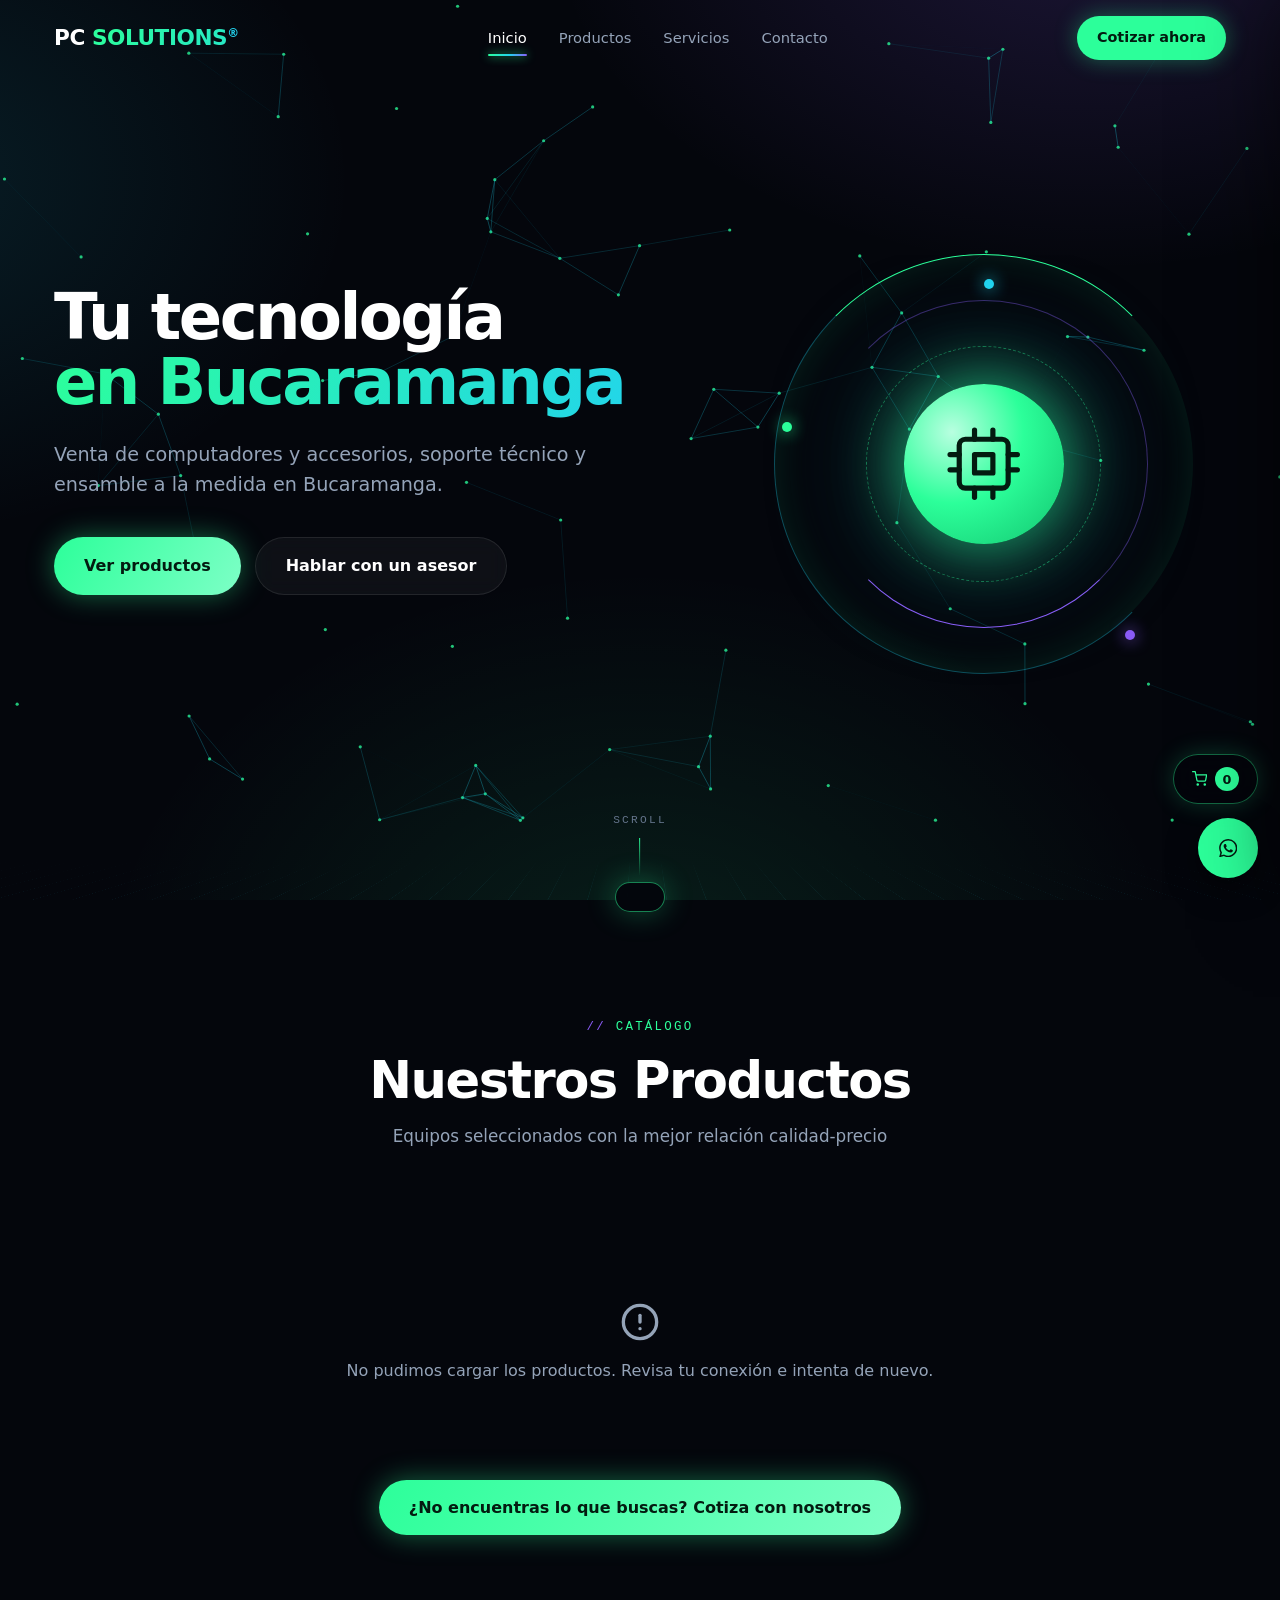
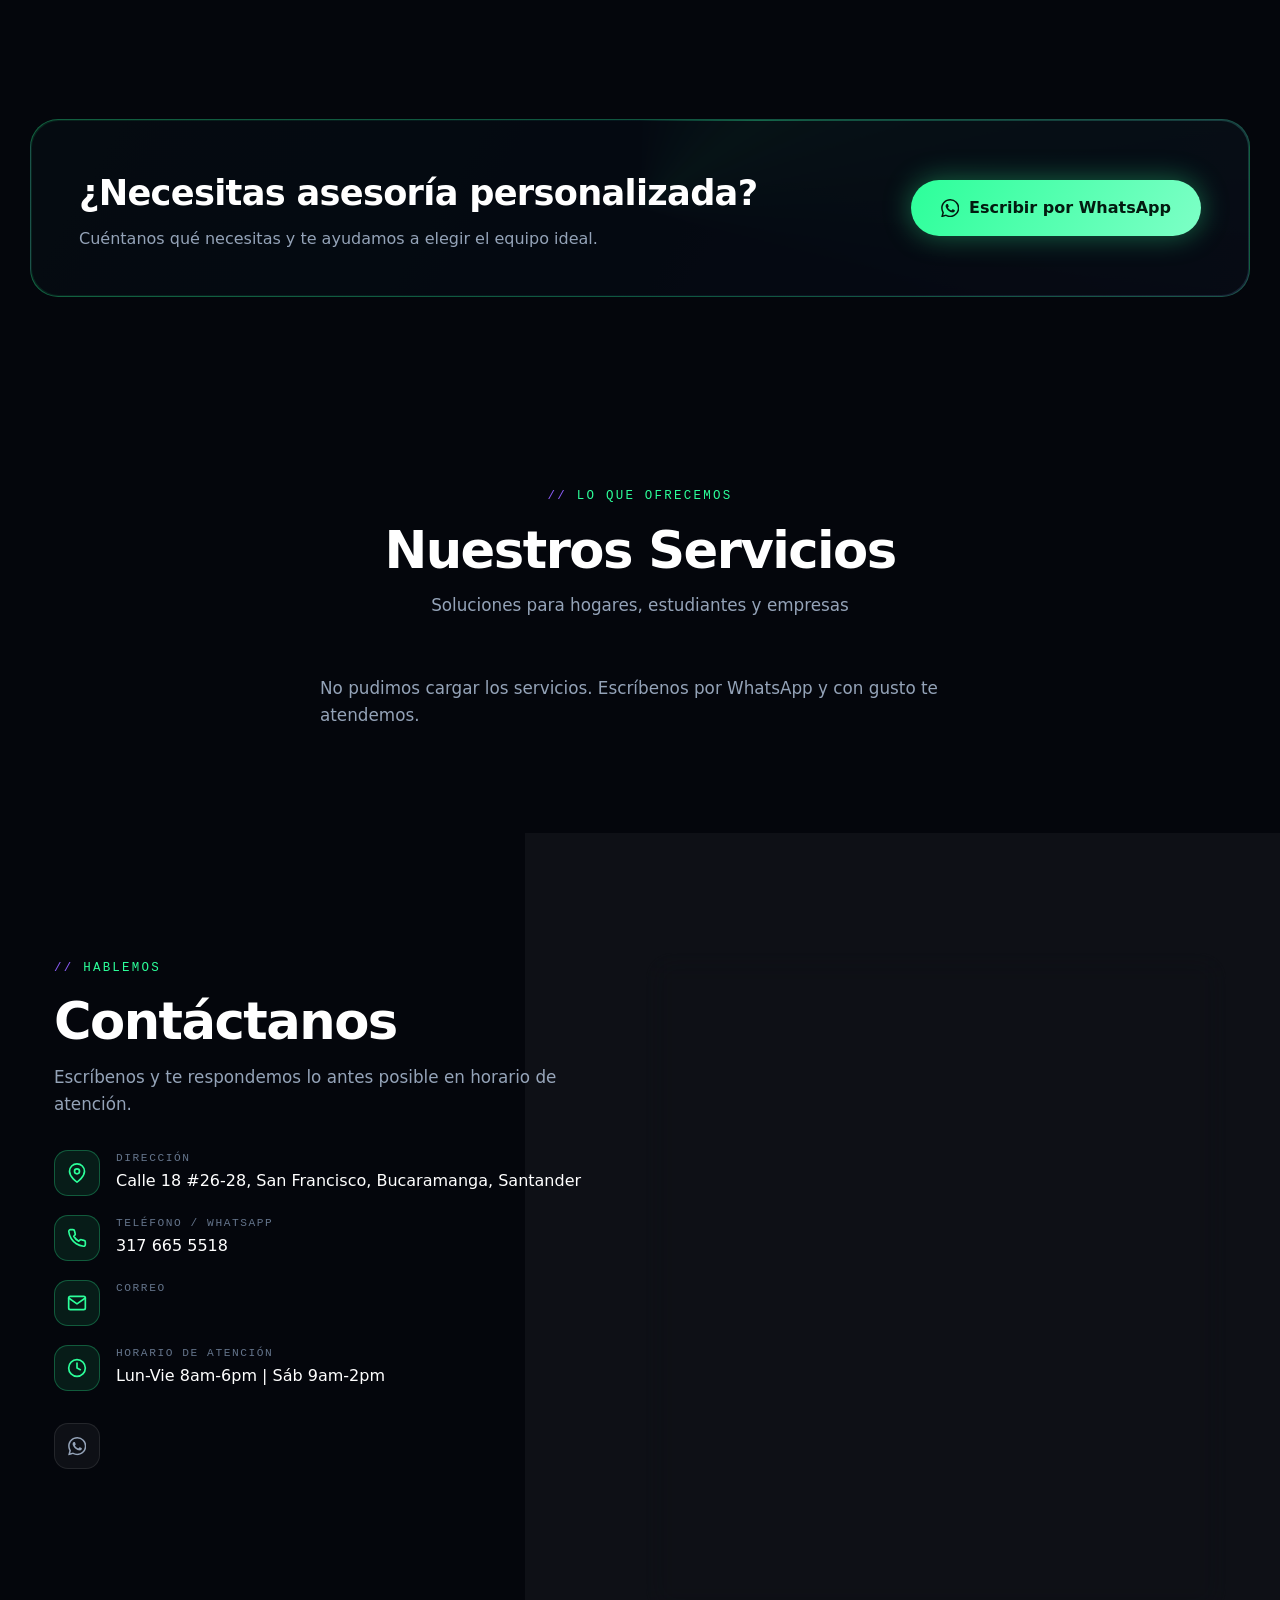
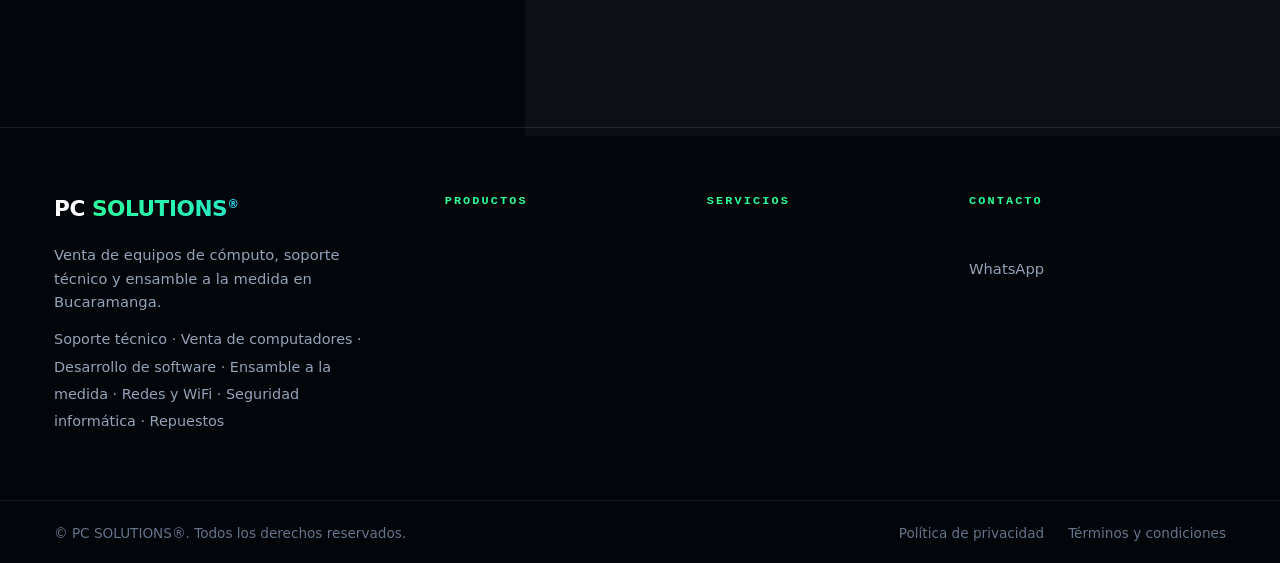
<file: index.html>
<!DOCTYPE html>
<html lang="es">
<head>
  <meta charset="UTF-8" />
  <meta name="viewport" content="width=device-width, initial-scale=1.0" />

  <!-- Seguridad: política de contenido (los scripts solo pueden venir de este sitio y de Cloudflare Turnstile) -->
  <meta http-equiv="Content-Security-Policy"
        content="default-src 'self';
                 script-src 'self' https://challenges.cloudflare.com;
                 style-src 'self' 'unsafe-inline' https://fonts.googleapis.com;
                 font-src 'self' https://fonts.gstatic.com;
                 img-src 'self' data: https: blob:;
                 connect-src 'self' http://localhost:3001 https://pcsolutions-backend.onrender.com https://challenges.cloudflare.com;
                 frame-src https://challenges.cloudflare.com https://www.google.com;
                 object-src 'none';
                 base-uri 'self';
                 form-action 'self';" />
  <meta name="referrer" content="strict-origin-when-cross-origin" />
  <meta name="format-detection" content="telephone=no, date=no, email=no, address=no" />
  <meta name="robots" content="index, follow, max-snippet:-1, max-image-preview:large" />
  <meta name="theme-color" content="#0a0a0a" />

  <!-- SEO -->
  <title>PC SOLUTIONS® — Soporte técnico y venta de computadores en Bucaramanga</title>
  <link rel="canonical" href="https://pcsolutionsbga.netlify.app/" />
  <meta name="google-site-verification" content="4S2HTOJPh9FX5adGMzwjHibgz3VQSZd_8k1Hf5jENYE" />
  <meta name="description" content="Reparación y mantenimiento de computadores, venta de equipos, ensamble a la medida, redes y desarrollo de software en Bucaramanga. Cotiza por WhatsApp." />
  <meta name="keywords" content="computadores Bucaramanga, portátiles, soporte técnico, reparación de computadores, ensamble de PC, San Francisco Bucaramanga" />
  <meta property="og:title" content="PC SOLUTIONS® — Soporte técnico y venta de computadores en Bucaramanga" />
  <meta property="og:url" content="https://pcsolutionsbga.netlify.app/" />
  <meta property="og:site_name" content="PC SOLUTIONS" />
  <meta property="og:description" content="Venta de equipos, soporte técnico y ensamble a la medida. Atención en San Francisco, Bucaramanga." />
  <meta property="og:type" content="website" />
  <meta property="og:locale" content="es_CO" />
  <meta property="og:image" content="https://pcsolutionsbga.netlify.app/img/og-image.png" />
  <meta property="og:image:width" content="1200" />
  <meta property="og:image:height" content="630" />
  <meta name="twitter:card" content="summary_large_image" />
  <meta name="twitter:image" content="https://pcsolutionsbga.netlify.app/img/og-image.png" />

  <link rel="icon" type="image/svg+xml" href="img/favicon.svg" />

  <link rel="preconnect" href="https://fonts.googleapis.com" />
  <link rel="preconnect" href="https://fonts.gstatic.com" crossorigin />
  <link href="https://fonts.googleapis.com/css2?family=Inter:wght@400;500;600;700&family=JetBrains+Mono:wght@400;600&family=Space+Grotesk:wght@500;600;700&display=swap" rel="stylesheet" />
  <link rel="stylesheet" href="css/site.css" />
  <script type="application/ld+json" id="ld-business">
{
  "@context": "https://schema.org",
  "@type": "ComputerStore",
  "@id": "https://pcsolutionsbga.netlify.app/#negocio",
  "name": "PC SOLUTIONS",
  "url": "https://pcsolutionsbga.netlify.app/",
  "image": "https://pcsolutionsbga.netlify.app/img/og-image.png",
  "description": "Reparación y mantenimiento de computadores, venta de equipos y repuestos, ensamble a la medida, redes y desarrollo de software en Bucaramanga.",
  "telephone": "+573176655518",
  "email": "pcsolutions.bga@gmail.com",
  "address": {
    "@type": "PostalAddress",
    "streetAddress": "Calle 18 # 26-28",
    "addressLocality": "Bucaramanga",
    "addressRegion": "Santander",
    "addressCountry": "CO"
  },
  "areaServed": [
    { "@type": "City", "name": "Bucaramanga" },
    { "@type": "City", "name": "Floridablanca" },
    { "@type": "City", "name": "Girón" },
    { "@type": "City", "name": "Piedecuesta" }
  ],
  "openingHoursSpecification": [
    {
      "@type": "OpeningHoursSpecification",
      "dayOfWeek": [
        "Monday",
        "Tuesday",
        "Wednesday",
        "Thursday",
        "Friday"
      ],
      "opens": "08:00",
      "closes": "18:00"
    },
    {
      "@type": "OpeningHoursSpecification",
      "dayOfWeek": "Saturday",
      "opens": "09:00",
      "closes": "14:00"
    }
  ]
}
  </script>
</head>
<body>
  <div class="scroll-progress" id="scroll-progress" aria-hidden="true"></div>

  <!-- Íconos del sitio (se reutilizan con <use>) -->
  <svg width="0" height="0" style="position:absolute" aria-hidden="true">
    <defs>
      <symbol id="i-wrench" viewBox="0 0 24 24"><path d="M14.7 6.3a1 1 0 0 0 0 1.4l1.6 1.6a1 1 0 0 0 1.4 0l3.77-3.77a6 6 0 0 1-7.94 7.94l-6.91 6.91a2.12 2.12 0 0 1-3-3l6.91-6.91a6 6 0 0 1 7.94-7.94l-3.76 3.76z"/></symbol>
      <symbol id="i-laptop" viewBox="0 0 24 24"><rect x="3" y="4" width="18" height="12" rx="2"/><line x1="2" y1="20" x2="22" y2="20"/></symbol>
      <symbol id="i-cpu" viewBox="0 0 24 24"><rect x="4" y="4" width="16" height="16" rx="2"/><rect x="9" y="9" width="6" height="6"/><line x1="9" y1="1" x2="9" y2="4"/><line x1="15" y1="1" x2="15" y2="4"/><line x1="9" y1="20" x2="9" y2="23"/><line x1="15" y1="20" x2="15" y2="23"/><line x1="20" y1="9" x2="23" y2="9"/><line x1="20" y1="14" x2="23" y2="14"/><line x1="1" y1="9" x2="4" y2="9"/><line x1="1" y1="14" x2="4" y2="14"/></symbol>
      <symbol id="i-network" viewBox="0 0 24 24"><path d="M5 12.55a11 11 0 0 1 14.08 0"/><path d="M1.42 9a16 16 0 0 1 21.16 0"/><path d="M8.53 16.11a6 6 0 0 1 6.95 0"/><line x1="12" y1="20" x2="12.01" y2="20"/></symbol>
      <symbol id="i-shield" viewBox="0 0 24 24"><path d="M12 22s8-4 8-10V5l-8-3-8 3v7c0 6 8 10 8 10z"/></symbol>
      <symbol id="i-box" viewBox="0 0 24 24"><path d="M21 16V8a2 2 0 0 0-1-1.73l-7-4a2 2 0 0 0-2 0l-7 4A2 2 0 0 0 3 8v8a2 2 0 0 0 1 1.73l7 4a2 2 0 0 0 2 0l7-4A2 2 0 0 0 21 16z"/><polyline points="3.27 6.96 12 12.01 20.73 6.96"/><line x1="12" y1="22.08" x2="12" y2="12"/></symbol>
      <symbol id="i-monitor" viewBox="0 0 24 24"><rect x="2" y="3" width="20" height="14" rx="2"/><line x1="8" y1="21" x2="16" y2="21"/><line x1="12" y1="17" x2="12" y2="21"/></symbol>
      <symbol id="i-phone" viewBox="0 0 24 24"><path d="M22 16.92v3a2 2 0 0 1-2.18 2 19.79 19.79 0 0 1-8.63-3.07 19.5 19.5 0 0 1-6-6 19.79 19.79 0 0 1-3.07-8.67A2 2 0 0 1 4.11 2h3a2 2 0 0 1 2 1.72c.127.96.361 1.903.7 2.81a2 2 0 0 1-.45 2.11L8.09 9.91a16 16 0 0 0 6 6l1.27-1.27a2 2 0 0 1 2.11-.45c.907.339 1.85.573 2.81.7A2 2 0 0 1 22 16.92z"/></symbol>
      <symbol id="i-pin" viewBox="0 0 24 24"><path d="M21 10c0 7-9 13-9 13s-9-6-9-13a9 9 0 0 1 18 0z"/><circle cx="12" cy="10" r="3"/></symbol>
      <symbol id="i-mail" viewBox="0 0 24 24"><path d="M4 4h16c1.1 0 2 .9 2 2v12c0 1.1-.9 2-2 2H4c-1.1 0-2-.9-2-2V6c0-1.1.9-2 2-2z"/><polyline points="22,6 12,13 2,6"/></symbol>
      <symbol id="i-clock" viewBox="0 0 24 24"><circle cx="12" cy="12" r="10"/><polyline points="12 6 12 12 16 14"/></symbol>
      <symbol id="i-cart" viewBox="0 0 24 24"><circle cx="9" cy="21" r="1"/><circle cx="20" cy="21" r="1"/><path d="M1 1h4l2.68 13.39a2 2 0 0 0 2 1.61h9.72a2 2 0 0 0 2-1.61L23 6H6"/></symbol>
      <symbol id="i-bag" viewBox="0 0 24 24"><path d="M6 2L3 6v14a2 2 0 0 0 2 2h14a2 2 0 0 0 2-2V6l-3-4z"/><line x1="3" y1="6" x2="21" y2="6"/><path d="M16 10a4 4 0 0 1-8 0"/></symbol>
      <symbol id="i-trash" viewBox="0 0 24 24"><polyline points="3 6 5 6 21 6"/><path d="M19 6l-1 14a2 2 0 0 1-2 2H8a2 2 0 0 1-2-2L5 6"/><path d="M10 11v6"/><path d="M14 11v6"/></symbol>
      <symbol id="i-x" viewBox="0 0 24 24"><line x1="18" y1="6" x2="6" y2="18"/><line x1="6" y1="6" x2="18" y2="18"/></symbol>
      <symbol id="i-check" viewBox="0 0 24 24"><path d="M22 11.08V12a10 10 0 1 1-5.93-9.14"/><polyline points="22 4 12 14.01 9 11.01"/></symbol>
      <symbol id="i-alert" viewBox="0 0 24 24"><circle cx="12" cy="12" r="10"/><line x1="12" y1="8" x2="12" y2="12"/><line x1="12" y1="16" x2="12.01" y2="16"/></symbol>
      <symbol id="i-send" viewBox="0 0 24 24"><line x1="22" y1="2" x2="11" y2="13"/><polygon points="22 2 15 22 11 13 2 9 22 2"/></symbol>
      <symbol id="i-code" viewBox="0 0 24 24"><rect x="2.5" y="4" width="19" height="16" rx="2.5"/><line x1="2.5" y1="9" x2="21.5" y2="9"/><polyline points="9.5 12.3 7.5 14.5 9.5 16.7"/><polyline points="14.5 12.3 16.5 14.5 14.5 16.7"/><line x1="12.8" y1="12" x2="11.2" y2="17"/><circle cx="5.3" cy="6.5" r="0.4"/><circle cx="7.5" cy="6.5" r="0.4"/></symbol>
      <symbol id="i-link" viewBox="0 0 24 24"><path d="M18 13v6a2 2 0 0 1-2 2H5a2 2 0 0 1-2-2V8a2 2 0 0 1 2-2h6"/><polyline points="15 3 21 3 21 9"/><line x1="10" y1="14" x2="21" y2="3"/></symbol>
      <symbol id="i-instagram" viewBox="0 0 24 24"><rect x="2" y="2" width="20" height="20" rx="5" ry="5"/><path d="M16 11.37A4 4 0 1 1 12.63 8 4 4 0 0 1 16 11.37z"/><line x1="17.5" y1="6.5" x2="17.51" y2="6.5"/></symbol>
      <symbol id="i-facebook" viewBox="0 0 24 24"><path d="M18 2h-3a5 5 0 0 0-5 5v3H7v4h3v8h4v-8h3l1-4h-4V7a1 1 0 0 1 1-1h3z"/></symbol>
      <symbol id="i-whatsapp" viewBox="0 0 24 24"><path d="M17.472 14.382c-.297-.149-1.758-.867-2.03-.967-.273-.099-.471-.148-.67.15-.197.297-.767.966-.94 1.164-.173.199-.347.223-.644.075-.297-.15-1.255-.463-2.39-1.475-.883-.788-1.48-1.761-1.653-2.059-.173-.297-.018-.458.13-.606.134-.133.298-.347.446-.52.149-.174.198-.298.298-.497.099-.198.05-.371-.025-.52-.075-.149-.669-1.612-.916-2.207-.242-.579-.487-.5-.669-.51-.173-.008-.371-.01-.57-.01-.198 0-.52.074-.792.372-.272.297-1.04 1.016-1.04 2.479 0 1.462 1.065 2.875 1.213 3.074.149.198 2.096 3.2 5.077 4.487.709.306 1.262.489 1.694.625.712.227 1.36.195 1.871.118.571-.085 1.758-.719 2.006-1.413.248-.694.248-1.289.173-1.413-.074-.124-.272-.198-.57-.347m-5.421 7.403h-.004a9.87 9.87 0 0 1-5.031-1.378l-.361-.214-3.741.982.998-3.648-.235-.374a9.86 9.86 0 0 1-1.51-5.26c.001-5.45 4.436-9.884 9.888-9.884 2.64 0 5.122 1.03 6.988 2.898a9.825 9.825 0 0 1 2.893 6.994c-.003 5.45-4.437 9.884-9.885 9.884m8.413-18.297A11.815 11.815 0 0 0 12.05 0C5.495 0 .16 5.335.157 11.892c0 2.096.547 4.142 1.588 5.945L.057 24l6.305-1.654a11.882 11.882 0 0 0 5.683 1.448h.005c6.554 0 11.89-5.335 11.893-11.893a11.821 11.821 0 0 0-3.48-8.413Z"/></symbol>
    </defs>
  </svg>

  <!-- ============ NAVBAR ============ -->
  <header id="navbar">
    <div class="container nav-inner">
      <a href="#inicio" class="logo">
        PC <span class="accent">SOLUTIONS</span><sup>®</sup>
      </a>
      <nav id="nav-links">
        <a href="#inicio">Inicio</a>
        <a href="#nosotros" id="nav-nosotros" hidden>Nosotros</a>
        <a href="#productos">Productos</a>
        <a href="#servicios">Servicios</a>
        <a href="#desarrollo" id="nav-desarrollo" hidden>Desarrollo</a>
        <a href="#testimonios" id="nav-testimonios" hidden>Opiniones</a>
        <a href="#contacto">Contacto</a>
      </nav>
      <a href="#contacto" class="btn-nav">Cotizar ahora</a>
      <button class="hamburger" id="hamburger" aria-label="Abrir menú">
        <span></span><span></span><span></span>
      </button>
    </div>
    <div class="mobile-menu" id="mobile-menu">
      <a href="#inicio" class="mob-link">Inicio</a>
      <a href="#productos" class="mob-link">Productos</a>
      <a href="#servicios" class="mob-link">Servicios</a>
      <a href="#desarrollo" class="mob-link" id="mob-desarrollo" hidden>Desarrollo</a>
      <a href="#contacto" class="mob-link">Contacto</a>
      <a href="#contacto" class="btn-nav mob-cta">Cotizar ahora</a>
    </div>
  </header>

  <main>
  <!-- ============ HERO ============ -->
  <section id="inicio" class="hero">
    <canvas id="hero-canvas" aria-hidden="true"></canvas>
    <div class="hero-bg-grid"></div>
    <div class="container hero-wrap">
     <div class="hero-content">
      <div class="hero-badge" id="hero-badge-wrap" hidden>
        <svg class="ico" aria-hidden="true"><use href="#i-pin"/></svg>
        <span data-cfg="hero_badge"></span>
      </div>
      <h1 class="hero-title">
        <span data-cfg="hero_titulo">Tu tecnología</span><br />
        <span class="accent" data-cfg="hero_resaltado">en Bucaramanga</span>
      </h1>
      <p class="hero-sub" data-cfg="hero_subtitulo">
        Venta de computadores y accesorios, soporte técnico y ensamble a la medida en Bucaramanga.
      </p>
      <div class="hero-actions">
        <a href="#productos" class="btn-primary">Ver productos</a>
        <a href="#contacto" class="btn-outline">Hablar con un asesor</a>
      </div>
      <div class="hero-stats" id="hero-stats" hidden></div>
     </div>
     <div class="hero-visual" aria-hidden="true">
       <div class="orb">
         <span class="ring r1"></span><span class="ring r2"></span><span class="ring r3"></span>
         <span class="dot d1"></span><span class="dot d2"></span><span class="dot d3"></span>
         <div class="core"><svg class="ico"><use href="#i-cpu"/></svg></div>
       </div>
     </div>
    </div>
    <div class="hero-scroll-hint">
      <span>Scroll</span>
      <div class="scroll-arrow"></div>
    </div>
  </section>

  <!-- ============ MARCAS ============ -->
  <section class="brands" id="brands" hidden>
    <div class="container">
      <p class="brands-label">Marcas con las que trabajamos</p>
      <div class="marquee"><div class="brands-grid" id="brands-grid"></div></div>
    </div>
  </section>

  <!-- ============ QUIÉNES SOMOS ============ -->
  <section id="nosotros" class="about" hidden>
    <div class="container about-grid" id="about-grid">
      <div class="about-text">
        <p class="section-tag">Conócenos</p>
        <h2 class="section-title" data-cfg="about_titulo"></h2>
        <div id="about-body"></div>
      </div>
      <img id="about-img" class="about-img" alt="PC SOLUTIONS" hidden loading="lazy" />
    </div>
  </section>

  <!-- ============ PRODUCTOS ============ -->
  <section id="productos" class="products">
    <div class="container">
      <div class="section-header">
        <p class="section-tag">Catálogo</p>
        <h2 class="section-title">Nuestros Productos</h2>
        <p class="section-sub">Equipos seleccionados con la mejor relación calidad-precio</p>
      </div>

      <div class="filter-tabs" id="filter-tabs"></div>

      <div class="products-grid" id="products-grid">
        <div class="loading-products">
          <div class="loading-spinner"></div>
          <p>Cargando productos...</p>
        </div>
      </div>

      <div class="products-cta">
        <a href="#contacto" class="btn-primary">¿No encuentras lo que buscas? Cotiza con nosotros</a>
      </div>
    </div>
  </section>

  <!-- ============ BANNER CTA ============ -->
  <section class="cta-banner">
    <div class="container cta-inner">
      <div>
        <h2>¿Necesitas asesoría personalizada?</h2>
        <p>Cuéntanos qué necesitas y te ayudamos a elegir el equipo ideal.</p>
      </div>
      <a href="#" data-wa data-wa-msg="Hola PC Solutions, quiero asesoría" target="_blank" rel="noopener noreferrer" class="btn-whatsapp">
        <svg class="ico ico-fill" width="22" height="22" aria-hidden="true"><use href="#i-whatsapp"/></svg>
        Escribir por WhatsApp
      </a>
    </div>
  </section>

  <!-- ============ SERVICIOS ============ -->
  <section id="servicios" class="services">
    <div class="container">
      <div class="section-header">
        <p class="section-tag">Lo que ofrecemos</p>
        <h2 class="section-title">Nuestros Servicios</h2>
        <p class="section-sub">Soluciones para hogares, estudiantes y empresas</p>
      </div>
      <div class="services-grid" id="services-grid"></div>
    </div>
  </section>

  <!-- ============ DESARROLLO A LA MEDIDA (aparece si hay trabajos cargados) ============ -->
  <section id="desarrollo" class="dev" hidden>
    <div class="container">
      <div class="dev-top">
        <div>
          <p class="section-tag">Software</p>
          <h2 class="section-title" data-cfg="dev_titulo">Desarrollo de software a la medida</h2>
          <p class="section-sub" data-cfg="dev_texto"></p>
          <a href="#" class="btn-primary" data-wa data-wa-msg="Hola PC Solutions, quiero cotizar un desarrollo de software a la medida" target="_blank" rel="noopener noreferrer">
            <svg class="ico ico-fill" width="20" height="20" aria-hidden="true"><use href="#i-whatsapp"/></svg> Cotizar mi proyecto
          </a>
        </div>
        <div class="terminal" aria-hidden="true">
          <div class="terminal-bar"><i></i><i></i><i></i><span>pcsolutions — nuevo-proyecto</span></div>
          <pre><span class="k">const</span> proyecto = {
  tipo:   <span class="s">"tienda en línea | sistema | web"</span>,
  hecho:  <span class="s">"a la medida de tu negocio"</span>,
  estado: <span class="s">"en línea y funcionando"</span>
};
<span class="c">$</span> publicar(proyecto)<span class="cursor"></span></pre>
        </div>
      </div>
      <div class="projects-grid" id="projects-grid"></div>
    </div>
  </section>

  <!-- ============ OPINIONES (solo aparece si hay opiniones cargadas) ============ -->
  <section id="testimonios" class="testimonials" hidden>
    <div class="container">
      <div class="section-header">
        <p class="section-tag">Lo que dicen nuestros clientes</p>
        <h2 class="section-title">Opiniones</h2>
      </div>
      <div class="google-box" id="google-box" hidden></div>
      <div class="testimonials-grid" id="testimonials-grid"></div>
    </div>
  </section>

  <!-- ============ CONTACTO ============ -->
  <section id="contacto" class="contact">
    <div class="container contact-grid">

      <div class="contact-info">
        <p class="section-tag">Hablemos</p>
        <h2 class="section-title">Contáctanos</h2>
        <p class="section-sub">Escríbenos y te respondemos lo antes posible en horario de atención.</p>

        <div class="contact-items">
          <div class="contact-item">
            <div class="contact-icon"><svg class="ico" aria-hidden="true"><use href="#i-pin"/></svg></div>
            <div>
              <p class="ci-label">Dirección</p>
              <p class="ci-value" data-cfg="direccion">Calle 18 #26-28, San Francisco, Bucaramanga, Santander</p>
            </div>
          </div>
          <div class="contact-item">
            <div class="contact-icon"><svg class="ico" aria-hidden="true"><use href="#i-phone"/></svg></div>
            <div>
              <p class="ci-label">Teléfono / WhatsApp</p>
              <p class="ci-value" data-cfg="telefono" data-format="phone">317 665 5518</p>
            </div>
          </div>
          <div class="contact-item">
            <div class="contact-icon"><svg class="ico" aria-hidden="true"><use href="#i-mail"/></svg></div>
            <div>
              <p class="ci-label">Correo</p>
              <p class="ci-value" data-cfg="email"></p>
            </div>
          </div>
          <div class="contact-item">
            <div class="contact-icon"><svg class="ico" aria-hidden="true"><use href="#i-clock"/></svg></div>
            <div>
              <p class="ci-label">Horario de atención</p>
              <p class="ci-value" data-cfg="horario" data-format="lines">Lun-Vie 8am-6pm | Sáb 9am-2pm</p>
            </div>
          </div>
        </div>

        <div class="social-links" data-socials>
          <a href="#" class="social-btn" data-social="instagram" aria-label="Instagram" target="_blank" rel="noopener noreferrer" hidden>
            <svg class="ico" width="20" height="20"><use href="#i-instagram"/></svg>
          </a>
          <a href="#" class="social-btn" data-social="facebook" aria-label="Facebook" target="_blank" rel="noopener noreferrer" hidden>
            <svg class="ico" width="20" height="20"><use href="#i-facebook"/></svg>
          </a>
          <a href="#" class="social-btn" data-wa aria-label="WhatsApp" target="_blank" rel="noopener noreferrer">
            <svg class="ico ico-fill" width="20" height="20"><use href="#i-whatsapp"/></svg>
          </a>
        </div>

        <div class="map-wrap" id="map-wrap" hidden>
          <iframe id="map-frame" title="Ubicación de PC SOLUTIONS en Google Maps" loading="lazy" referrerpolicy="no-referrer-when-downgrade"></iframe>
          <a id="map-link" class="map-link" href="#" target="_blank" rel="noopener noreferrer">
            <svg class="ico" aria-hidden="true"><use href="#i-pin"/></svg> Cómo llegar
          </a>
        </div>
      </div>

      <div class="contact-form-wrap">
        <form id="contact-form" class="contact-form" novalidate>
          <h3>Envíanos un mensaje</h3>

          <div class="form-row">
            <div class="form-group">
              <label for="nombre">Nombre completo *</label>
              <input type="text" id="nombre" name="nombre" placeholder="Tu nombre" required maxlength="100" />
            </div>
            <div class="form-group">
              <label for="email">Correo electrónico *</label>
              <input type="email" id="email" name="email" placeholder="tu@correo.com" required maxlength="100" />
            </div>
          </div>

          <div class="form-group">
            <label for="telefono">Teléfono / WhatsApp</label>
            <input type="tel" id="telefono" name="telefono" placeholder="+57 300 000 0000" maxlength="30" />
          </div>

          <div class="form-group">
            <label for="servicio">¿Qué necesitas?</label>
            <select id="servicio" name="servicio">
              <option value="">Selecciona una opción</option>
              <option value="compra">Comprar un equipo</option>
              <option value="soporte">Soporte técnico</option>
              <option value="ensamble">Ensamble personalizado</option>
              <option value="red">Redes y configuración</option>
              <option value="desarrollo">Desarrollo de software a la medida</option>
              <option value="otro">Otro</option>
            </select>
          </div>

          <div class="form-group">
            <label for="mensaje">Mensaje *</label>
            <textarea id="mensaje" name="mensaje" rows="4" placeholder="Cuéntanos qué necesitas..." required maxlength="2000"></textarea>
          </div>

          <!-- Campo trampa para robots (invisible para personas) -->
          <div class="hp-field" aria-hidden="true">
            <label for="hp-website">No completar este campo</label>
            <input type="text" id="hp-website" name="hp_website" tabindex="-1" autocomplete="off" />
          </div>

          <label class="consent">
            <input type="checkbox" id="consent-contact" />
            <span>Autorizo el tratamiento de mis datos personales según la <a href="legal.html?doc=privacidad" target="_blank" rel="noopener">Política de privacidad</a>.</span>
          </label>

          <div id="ts-contact" class="ts-box"></div>

          <button type="submit" class="btn-submit" id="submit-btn">
            <span id="btn-text">Enviar mensaje</span>
            <svg class="ico" width="18" height="18" aria-hidden="true"><use href="#i-send"/></svg>
          </button>

          <div id="form-success" class="form-success" role="status" hidden></div>
          <div id="form-error" class="form-error" role="alert" hidden></div>
        </form>
      </div>

    </div>
  </section>
  </main>

  <!-- ============ FOOTER ============ -->
  <footer class="footer">
    <div class="container footer-inner">
      <div class="footer-brand">
        <a href="#inicio" class="logo">PC <span class="accent">SOLUTIONS</span><sup>®</sup></a>
        <p>Venta de equipos de cómputo, soporte técnico y ensamble a la medida en Bucaramanga.</p>
        <p style="margin-top:.8rem;font-size:.9rem;line-height:1.9;"><a href="/soporte-tecnico-bucaramanga">Soporte técnico</a> · <a href="/venta-computadores-bucaramanga">Venta de computadores</a> · <a href="/desarrollo-software-bucaramanga">Desarrollo de software</a> · <a href="/ensamble-computadores-bucaramanga">Ensamble a la medida</a> · <a href="/redes-wifi-bucaramanga">Redes y WiFi</a> · <a href="/seguridad-informatica-bucaramanga">Seguridad informática</a> · <a href="/repuestos-computadores-bucaramanga">Repuestos</a></p>
        <div class="social-links" style="margin-top:1rem;" data-socials>
          <a href="#" class="social-btn" data-social="instagram" aria-label="Instagram" target="_blank" rel="noopener noreferrer" hidden>
            <svg class="ico" width="18" height="18"><use href="#i-instagram"/></svg>
          </a>
          <a href="#" class="social-btn" data-social="facebook" aria-label="Facebook" target="_blank" rel="noopener noreferrer" hidden>
            <svg class="ico" width="18" height="18"><use href="#i-facebook"/></svg>
          </a>
        </div>
      </div>

      <div class="footer-links">
        <h4>Productos</h4>
        <ul id="footer-products"></ul>
      </div>

      <div class="footer-links">
        <h4>Servicios</h4>
        <ul id="footer-services"></ul>
      </div>

      <div class="footer-links">
        <h4>Contacto</h4>
        <ul>
          <li><a href="#" data-tel data-cfg="telefono" data-format="phone"></a></li>
          <li><a href="#" data-mail data-cfg="email"></a></li>
          <li><span data-cfg="direccion"></span></li>
          <li><a href="#" data-wa target="_blank" rel="noopener noreferrer">WhatsApp</a></li>
        </ul>
      </div>
    </div>

    <div class="footer-bottom">
      <div class="container footer-bottom-inner">
        <p>&copy; <span data-year></span> <span data-cfg="nombre">PC SOLUTIONS®</span>. Todos los derechos reservados.</p>
        <div class="footer-bottom-links">
          <a href="legal.html?doc=privacidad">Política de privacidad</a>
          <a href="legal.html?doc=terminos">Términos y condiciones</a>
        </div>
      </div>
    </div>
  </footer>

  <!-- Ficha de producto -->
  <div class="pmodal" id="pmodal" role="dialog" aria-modal="true" aria-labelledby="pm-name">
    <div class="pm-box">
      <button class="pm-close" id="pm-close" aria-label="Cerrar"><svg class="ico" aria-hidden="true"><use href="#i-x"/></svg></button>
      <div class="pm-gallery">
        <div class="pm-main"><img id="pm-img" alt="" /></div>
        <div class="pm-thumbs" id="pm-thumbs"></div>
      </div>
      <div class="pm-info">
        <p class="product-cat" id="pm-cat"></p>
        <h3 class="product-name" id="pm-name"></h3>
        <div class="pm-price" id="pm-price"></div>
        <div class="pm-specs" id="pm-specs"></div>
        <div class="pm-desc" id="pm-desc"></div>
        <div class="pm-actions">
          <button class="btn-primary" id="pm-add"><svg class="ico" width="20" height="20" aria-hidden="true"><use href="#i-cart"/></svg> Agregar al carrito</button>
          <a class="btn-outline" id="pm-wa" href="#" target="_blank" rel="noopener noreferrer"><svg class="ico ico-fill" width="20" height="20" aria-hidden="true"><use href="#i-whatsapp"/></svg> Preguntar por este producto</a>
        </div>
        <p class="pm-note">Las imágenes son de referencia.</p>
      </div>
    </div>
  </div>

  <!-- Botón flotante de WhatsApp -->
  <a href="#" data-wa data-wa-msg="Hola PC Solutions, necesito información" target="_blank" rel="noopener noreferrer" class="whatsapp-float" aria-label="Escribir por WhatsApp">
    <svg class="ico ico-fill" width="28" height="28" aria-hidden="true"><use href="#i-whatsapp"/></svg>
  </a>

  <!-- Aviso del carrito -->
  <div id="cart-toast" class="cart-toast" role="status">
    <span id="cart-toast-msg"></span>
  </div>

  <!-- ══════ CARRITO LATERAL ══════ -->
  <div id="cart-overlay" class="cart-overlay"></div>
  <aside id="cart-sidebar" class="cart-sidebar" aria-label="Carrito de compras">
    <div class="cart-header">
      <h3><svg class="ico" aria-hidden="true"><use href="#i-cart"/></svg> Tu carrito</h3>
      <button id="cart-close" class="cart-close" aria-label="Cerrar carrito"><svg class="ico" aria-hidden="true"><use href="#i-x"/></svg></button>
    </div>
    <div id="cart-items" class="cart-items"></div>
    <div class="cart-footer" id="cart-footer" style="display:none;">
      <div class="cart-summary">
        <div class="cart-row"><span>Subtotal:</span><span id="cart-subtotal">$0</span></div>
        <div class="cart-row cart-total-row"><span>Total:</span><span id="cart-total-display">$0</span></div>
      </div>
      <div class="cart-form">
        <input type="text" id="cart-nombre" placeholder="Tu nombre *" maxlength="100" />
        <input type="tel" id="cart-tel" placeholder="WhatsApp *" maxlength="30" />
        <input type="email" id="cart-email" placeholder="Correo (opcional)" maxlength="100" />
        <textarea id="cart-notas" placeholder="Notas del pedido..." rows="2" maxlength="1000"></textarea>
        <label class="consent consent-sm">
          <input type="checkbox" id="consent-cart" />
          <span>Autorizo el tratamiento de mis datos según la <a href="legal.html?doc=privacidad" target="_blank" rel="noopener">Política de privacidad</a>.</span>
        </label>
        <div id="ts-cart" class="ts-box"></div>
        <p id="cart-error" class="cart-error" role="alert" hidden></p>
      </div>
      <button class="btn-checkout" id="btn-checkout">
        <svg class="ico ico-fill" width="20" height="20" aria-hidden="true"><use href="#i-whatsapp"/></svg>
        Enviar pedido por WhatsApp
      </button>
      <button class="btn-clear-cart" id="btn-clear-cart">Vaciar carrito</button>
    </div>
  </aside>

  <button id="cart-btn-float" class="cart-btn-float" aria-label="Ver carrito">
    <svg class="ico" width="22" height="22" aria-hidden="true"><use href="#i-cart"/></svg>
    <span id="cart-count-badge" class="cart-count-badge">0</span>
  </button>

  <script src="js/main.js"></script>
</body>
</html>
</file>
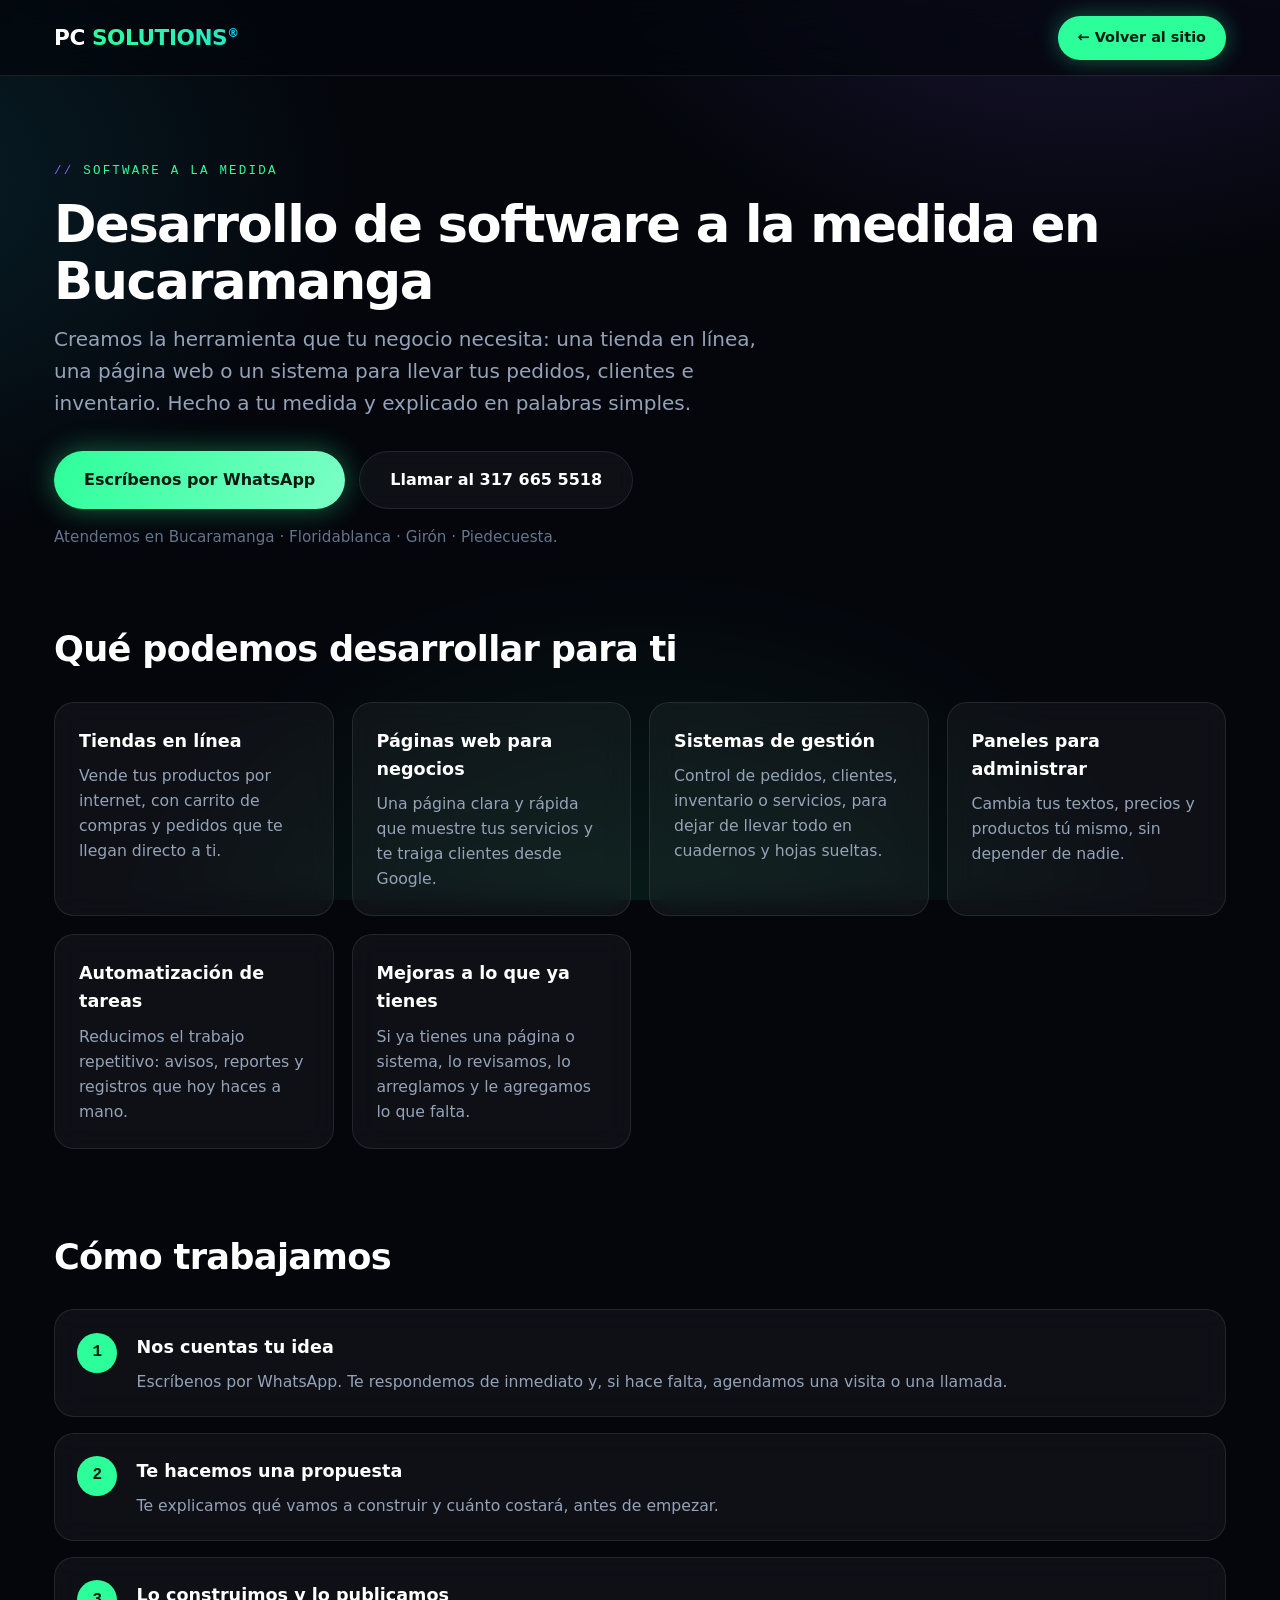
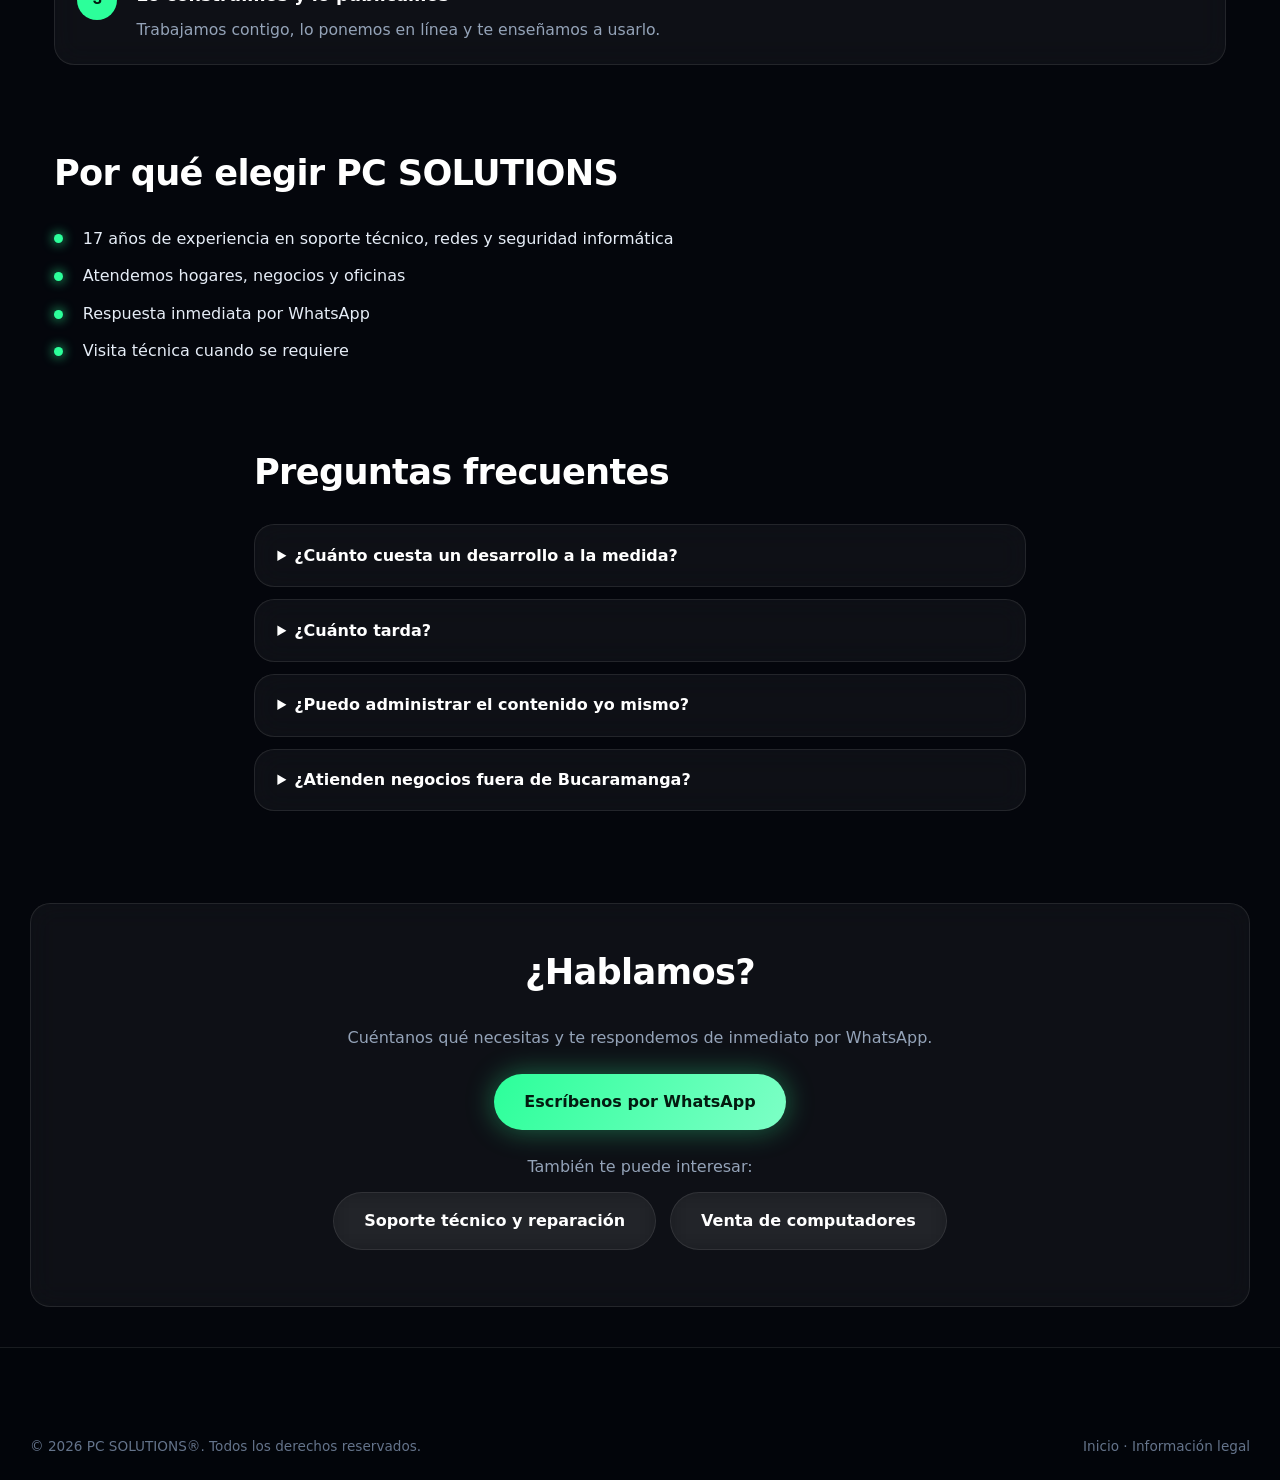
<file: desarrollo-software-bucaramanga.html>
<!DOCTYPE html>
<html lang="es">
<head>
  <meta charset="UTF-8" />
  <meta name="viewport" content="width=device-width, initial-scale=1.0" />
  <meta http-equiv="Content-Security-Policy" content="default-src 'self'; script-src 'self'; style-src 'self' 'unsafe-inline' https://fonts.googleapis.com; font-src 'self' https://fonts.gstatic.com; img-src 'self' data: https:; connect-src 'self'; object-src 'none'; base-uri 'self'; form-action 'self';" />
  <meta name="referrer" content="strict-origin-when-cross-origin" />
  <meta name="robots" content="index, follow, max-snippet:-1, max-image-preview:large" />
  <meta name="theme-color" content="#0a0a0a" />
  <title>Desarrollo de software a la medida en Bucaramanga | PC SOLUTIONS®</title>
  <meta name="description" content="Tiendas en línea, páginas web y sistemas a la medida para tu negocio en Bucaramanga. 17 años de experiencia. Cotiza por WhatsApp con respuesta inmediata." />
  <link rel="canonical" href="https://pcsolutionsbga.netlify.app/desarrollo-software-bucaramanga" />
  <meta property="og:title" content="Desarrollo de software a la medida en Bucaramanga | PC SOLUTIONS®" />
  <meta property="og:description" content="Tiendas en línea, páginas web y sistemas a la medida para tu negocio en Bucaramanga. 17 años de experiencia. Cotiza por WhatsApp con respuesta inmediata." />
  <meta property="og:type" content="website" />
  <meta property="og:locale" content="es_CO" />
  <meta property="og:url" content="https://pcsolutionsbga.netlify.app/desarrollo-software-bucaramanga" />
  <meta property="og:site_name" content="PC SOLUTIONS" />
  <meta property="og:image" content="https://pcsolutionsbga.netlify.app/img/og-image.png" />
  <meta name="twitter:card" content="summary_large_image" />
  <link rel="icon" type="image/svg+xml" href="img/favicon.svg" />
  <link rel="preconnect" href="https://fonts.googleapis.com" />
  <link rel="preconnect" href="https://fonts.gstatic.com" crossorigin />
  <link href="https://fonts.googleapis.com/css2?family=Inter:wght@400;500;600;700&family=JetBrains+Mono:wght@400;600&family=Space+Grotesk:wght@500;600;700&display=swap" rel="stylesheet" />
  <link rel="stylesheet" href="css/site.css" />
  <link rel="stylesheet" href="css/paginas.css" />
  <script type="application/ld+json">{"@context": "https://schema.org", "@type": "Service", "name": "Desarrollo de software a la medida", "serviceType": "Desarrollo de software a la medida", "provider": {"@type": "ComputerStore", "@id": "https://pcsolutionsbga.netlify.app/#negocio", "name": "PC SOLUTIONS", "url": "https://pcsolutionsbga.netlify.app/", "telephone": "+573176655518"}, "areaServed": [{"@type": "City", "name": "Bucaramanga"}, {"@type": "City", "name": "Floridablanca"}, {"@type": "City", "name": "Girón"}, {"@type": "City", "name": "Piedecuesta"}], "url": "https://pcsolutionsbga.netlify.app/desarrollo-software-bucaramanga", "description": "Tiendas en línea, páginas web y sistemas a la medida para tu negocio en Bucaramanga. 17 años de experiencia. Cotiza por WhatsApp con respuesta inmediata."}</script>
  <script type="application/ld+json">{"@context": "https://schema.org", "@type": "BreadcrumbList", "itemListElement": [{"@type": "ListItem", "position": 1, "name": "Inicio", "item": "https://pcsolutionsbga.netlify.app/"}, {"@type": "ListItem", "position": 2, "name": "Desarrollo de software", "item": "https://pcsolutionsbga.netlify.app/desarrollo-software-bucaramanga"}]}</script>
</head>
<body>
  <header id="navbar" class="scrolled">
    <div class="container nav-inner">
      <a href="/" class="logo">PC <span class="accent">SOLUTIONS</span><sup>®</sup></a>
      <a href="/" class="btn-nav">← Volver al sitio</a>
    </div>
  </header>

  <main class="pg">
    <section class="pg-hero">
      <div class="container">
        <p class="section-tag">Software a la medida</p>
        <h1 class="section-title">Desarrollo de software a la medida en Bucaramanga</h1>
        <p class="pg-intro">Creamos la herramienta que tu negocio necesita: una tienda en línea, una página web o un sistema para llevar tus pedidos, clientes e inventario. Hecho a tu medida y explicado en palabras simples.</p>
        <div class="pg-actions">
          <a class="btn-primary" href="https://wa.me/573176655518?text=Hola%20PC%20SOLUTIONS%2C%20quiero%20cotizar%20un%20desarrollo%20de%20software%20a%20la%20medida" target="_blank" rel="noopener noreferrer">Escríbenos por WhatsApp</a>
          <a class="btn-outline" href="tel:+573176655518">Llamar al 317 665 5518</a>
        </div>
        <p class="pg-zonas">Atendemos en Bucaramanga · Floridablanca · Girón · Piedecuesta.</p>
      </div>
    </section>

    <section class="pg-sec">
      <div class="container">
        <h2 class="pg-h2">Qué podemos desarrollar para ti</h2>
        <div class="pg-grid"><div class="pg-card glass"><h3>Tiendas en línea</h3><p>Vende tus productos por internet, con carrito de compras y pedidos que te llegan directo a ti.</p></div><div class="pg-card glass"><h3>Páginas web para negocios</h3><p>Una página clara y rápida que muestre tus servicios y te traiga clientes desde Google.</p></div><div class="pg-card glass"><h3>Sistemas de gestión</h3><p>Control de pedidos, clientes, inventario o servicios, para dejar de llevar todo en cuadernos y hojas sueltas.</p></div><div class="pg-card glass"><h3>Paneles para administrar</h3><p>Cambia tus textos, precios y productos tú mismo, sin depender de nadie.</p></div><div class="pg-card glass"><h3>Automatización de tareas</h3><p>Reducimos el trabajo repetitivo: avisos, reportes y registros que hoy haces a mano.</p></div><div class="pg-card glass"><h3>Mejoras a lo que ya tienes</h3><p>Si ya tienes una página o sistema, lo revisamos, lo arreglamos y le agregamos lo que falta.</p></div></div>
      </div>
    </section>

    <section class="pg-sec">
      <div class="container">
        <h2 class="pg-h2">Cómo trabajamos</h2>
        <ol class="pg-steps"><li class="pg-step glass"><span class="pg-num">1</span><div><h3>Nos cuentas tu idea</h3><p>Escríbenos por WhatsApp. Te respondemos de inmediato y, si hace falta, agendamos una visita o una llamada.</p></div></li><li class="pg-step glass"><span class="pg-num">2</span><div><h3>Te hacemos una propuesta</h3><p>Te explicamos qué vamos a construir y cuánto costará, antes de empezar.</p></div></li><li class="pg-step glass"><span class="pg-num">3</span><div><h3>Lo construimos y lo publicamos</h3><p>Trabajamos contigo, lo ponemos en línea y te enseñamos a usarlo.</p></div></li></ol>
      </div>
    </section>

    <section class="pg-sec">
      <div class="container">
        <h2 class="pg-h2">Por qué elegir PC SOLUTIONS</h2>
        <ul class="pg-why"><li>17 años de experiencia en soporte técnico, redes y seguridad informática</li><li>Atendemos hogares, negocios y oficinas</li><li>Respuesta inmediata por WhatsApp</li><li>Visita técnica cuando se requiere</li></ul>
      </div>
    </section>

    <section class="pg-sec">
      <div class="container pg-narrow">
        <h2 class="pg-h2">Preguntas frecuentes</h2>
        <details class="pg-faq glass"><summary>¿Cuánto cuesta un desarrollo a la medida?</summary><p>Depende de lo que necesites. Cuéntanos tu idea por WhatsApp y te damos una cotización.</p></details><details class="pg-faq glass"><summary>¿Cuánto tarda?</summary><p>Depende del tamaño del proyecto. Te damos un tiempo estimado junto con la cotización.</p></details><details class="pg-faq glass"><summary>¿Puedo administrar el contenido yo mismo?</summary><p>Sí. Podemos incluir un panel para que cambies textos, precios y productos sin ayuda.</p></details><details class="pg-faq glass"><summary>¿Atienden negocios fuera de Bucaramanga?</summary><p>Atendemos en Bucaramanga, Floridablanca, Girón y Piedecuesta. Para otras ciudades, escríbenos y lo revisamos.</p></details>
      </div>
    </section>

    <section class="pg-sec">
      <div class="container pg-cta glass">
        <h2 class="pg-h2">¿Hablamos?</h2>
        <p>Cuéntanos qué necesitas y te respondemos de inmediato por WhatsApp.</p>
        <div class="pg-actions">
          <a class="btn-primary" href="https://wa.me/573176655518?text=Hola%20PC%20SOLUTIONS%2C%20quiero%20cotizar%20un%20desarrollo%20de%20software%20a%20la%20medida" target="_blank" rel="noopener noreferrer">Escríbenos por WhatsApp</a>
        </div>
        <p class="pg-more">También te puede interesar:</p>
        <div class="pg-actions"><a class="btn-outline" href="/soporte-tecnico-bucaramanga">Soporte técnico y reparación</a><a class="btn-outline" href="/venta-computadores-bucaramanga">Venta de computadores</a></div>
      </div>
    </section>
  </main>

  <footer class="footer">
    <div class="container footer-bottom-inner" style="padding:1.5rem 0">
      <p>&copy; <span id="y"></span> PC SOLUTIONS®. Todos los derechos reservados.</p>
      <p><a href="/">Inicio</a> · <a href="/legal">Información legal</a></p>
    </div>
  </footer>
  <script src="js/paginas.js"></script>
</body>
</html>
</file>
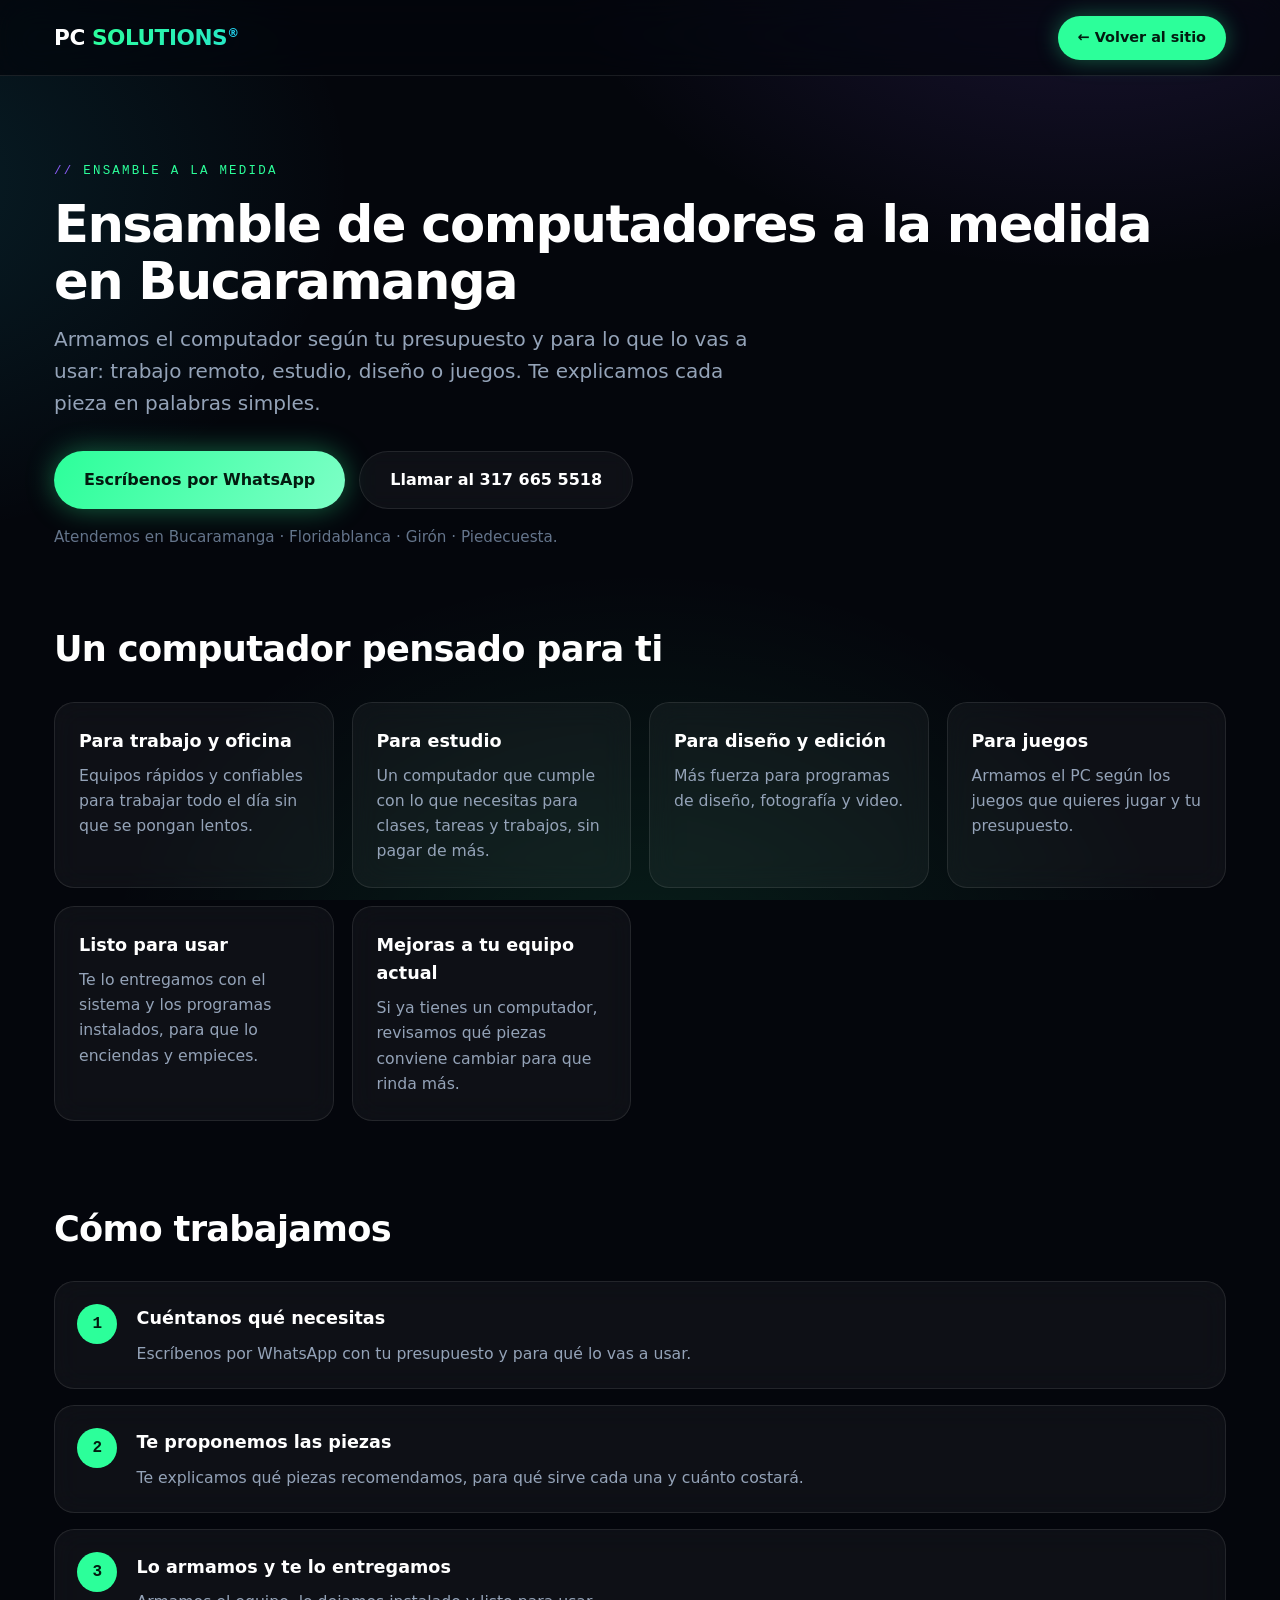
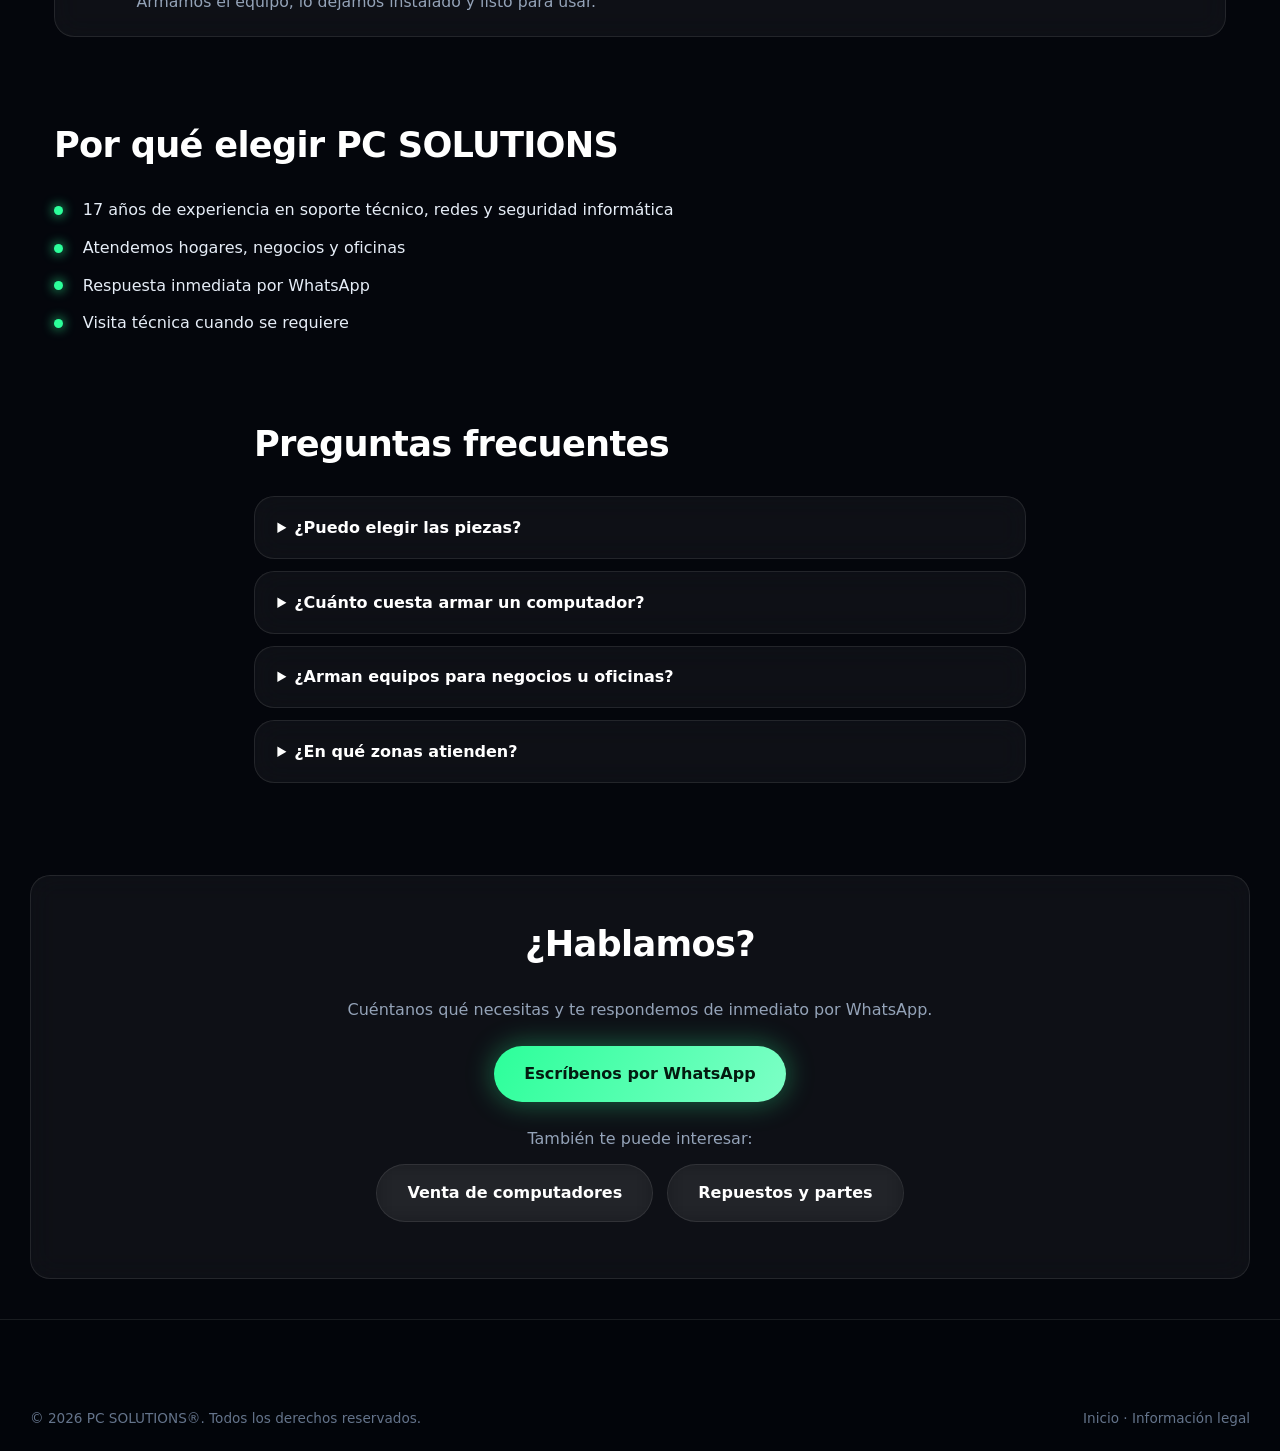
<file: ensamble-computadores-bucaramanga.html>
<!DOCTYPE html>
<html lang="es">
<head>
  <meta charset="UTF-8" />
  <meta name="viewport" content="width=device-width, initial-scale=1.0" />
  <meta http-equiv="Content-Security-Policy" content="default-src 'self'; script-src 'self'; style-src 'self' 'unsafe-inline' https://fonts.googleapis.com; font-src 'self' https://fonts.gstatic.com; img-src 'self' data: https:; connect-src 'self'; object-src 'none'; base-uri 'self'; form-action 'self';" />
  <meta name="referrer" content="strict-origin-when-cross-origin" />
  <meta name="robots" content="index, follow, max-snippet:-1, max-image-preview:large" />
  <meta name="theme-color" content="#0a0a0a" />
  <title>Ensamble de computadores a la medida en Bucaramanga | PC SOLUTIONS®</title>
  <meta name="description" content="Armamos tu computador según tu presupuesto y uso: trabajo, estudio, diseño o juegos. Ensamble a la medida en Bucaramanga, Floridablanca, Girón y Piedecuesta." />
  <link rel="canonical" href="https://pcsolutionsbga.netlify.app/ensamble-computadores-bucaramanga" />
  <meta property="og:title" content="Ensamble de computadores a la medida en Bucaramanga | PC SOLUTIONS®" />
  <meta property="og:description" content="Armamos tu computador según tu presupuesto y uso: trabajo, estudio, diseño o juegos. Ensamble a la medida en Bucaramanga, Floridablanca, Girón y Piedecuesta." />
  <meta property="og:type" content="website" />
  <meta property="og:locale" content="es_CO" />
  <meta property="og:url" content="https://pcsolutionsbga.netlify.app/ensamble-computadores-bucaramanga" />
  <meta property="og:site_name" content="PC SOLUTIONS" />
  <meta property="og:image" content="https://pcsolutionsbga.netlify.app/img/og-image.png" />
  <meta name="twitter:card" content="summary_large_image" />
  <link rel="icon" type="image/svg+xml" href="img/favicon.svg" />
  <link rel="preconnect" href="https://fonts.googleapis.com" />
  <link rel="preconnect" href="https://fonts.gstatic.com" crossorigin />
  <link href="https://fonts.googleapis.com/css2?family=Inter:wght@400;500;600;700&family=JetBrains+Mono:wght@400;600&family=Space+Grotesk:wght@500;600;700&display=swap" rel="stylesheet" />
  <link rel="stylesheet" href="css/site.css" />
  <link rel="stylesheet" href="css/paginas.css" />
  <script type="application/ld+json">{"@context": "https://schema.org", "@type": "Service", "name": "Ensamble de computadores a la medida", "serviceType": "Ensamble de computadores a la medida", "provider": {"@type": "ComputerStore", "@id": "https://pcsolutionsbga.netlify.app/#negocio", "name": "PC SOLUTIONS", "url": "https://pcsolutionsbga.netlify.app/", "telephone": "+573176655518"}, "areaServed": [{"@type": "City", "name": "Bucaramanga"}, {"@type": "City", "name": "Floridablanca"}, {"@type": "City", "name": "Girón"}, {"@type": "City", "name": "Piedecuesta"}], "url": "https://pcsolutionsbga.netlify.app/ensamble-computadores-bucaramanga", "description": "Armamos tu computador según tu presupuesto y uso: trabajo, estudio, diseño o juegos. Ensamble a la medida en Bucaramanga, Floridablanca, Girón y Piedecuesta."}</script>
  <script type="application/ld+json">{"@context": "https://schema.org", "@type": "BreadcrumbList", "itemListElement": [{"@type": "ListItem", "position": 1, "name": "Inicio", "item": "https://pcsolutionsbga.netlify.app/"}, {"@type": "ListItem", "position": 2, "name": "Ensamble a la medida", "item": "https://pcsolutionsbga.netlify.app/ensamble-computadores-bucaramanga"}]}</script>
</head>
<body>
  <header id="navbar" class="scrolled">
    <div class="container nav-inner">
      <a href="/" class="logo">PC <span class="accent">SOLUTIONS</span><sup>®</sup></a>
      <a href="/" class="btn-nav">← Volver al sitio</a>
    </div>
  </header>

  <main class="pg">
    <section class="pg-hero">
      <div class="container">
        <p class="section-tag">Ensamble a la medida</p>
        <h1 class="section-title">Ensamble de computadores a la medida en Bucaramanga</h1>
        <p class="pg-intro">Armamos el computador según tu presupuesto y para lo que lo vas a usar: trabajo remoto, estudio, diseño o juegos. Te explicamos cada pieza en palabras simples.</p>
        <div class="pg-actions">
          <a class="btn-primary" href="https://wa.me/573176655518?text=Hola%20PC%20SOLUTIONS%2C%20quiero%20cotizar%20el%20ensamble%20de%20un%20computador%20a%20la%20medida" target="_blank" rel="noopener noreferrer">Escríbenos por WhatsApp</a>
          <a class="btn-outline" href="tel:+573176655518">Llamar al 317 665 5518</a>
        </div>
        <p class="pg-zonas">Atendemos en Bucaramanga · Floridablanca · Girón · Piedecuesta.</p>
      </div>
    </section>

    <section class="pg-sec">
      <div class="container">
        <h2 class="pg-h2">Un computador pensado para ti</h2>
        <div class="pg-grid"><div class="pg-card glass"><h3>Para trabajo y oficina</h3><p>Equipos rápidos y confiables para trabajar todo el día sin que se pongan lentos.</p></div><div class="pg-card glass"><h3>Para estudio</h3><p>Un computador que cumple con lo que necesitas para clases, tareas y trabajos, sin pagar de más.</p></div><div class="pg-card glass"><h3>Para diseño y edición</h3><p>Más fuerza para programas de diseño, fotografía y video.</p></div><div class="pg-card glass"><h3>Para juegos</h3><p>Armamos el PC según los juegos que quieres jugar y tu presupuesto.</p></div><div class="pg-card glass"><h3>Listo para usar</h3><p>Te lo entregamos con el sistema y los programas instalados, para que lo enciendas y empieces.</p></div><div class="pg-card glass"><h3>Mejoras a tu equipo actual</h3><p>Si ya tienes un computador, revisamos qué piezas conviene cambiar para que rinda más.</p></div></div>
      </div>
    </section>

    <section class="pg-sec">
      <div class="container">
        <h2 class="pg-h2">Cómo trabajamos</h2>
        <ol class="pg-steps"><li class="pg-step glass"><span class="pg-num">1</span><div><h3>Cuéntanos qué necesitas</h3><p>Escríbenos por WhatsApp con tu presupuesto y para qué lo vas a usar.</p></div></li><li class="pg-step glass"><span class="pg-num">2</span><div><h3>Te proponemos las piezas</h3><p>Te explicamos qué piezas recomendamos, para qué sirve cada una y cuánto costará.</p></div></li><li class="pg-step glass"><span class="pg-num">3</span><div><h3>Lo armamos y te lo entregamos</h3><p>Armamos el equipo, lo dejamos instalado y listo para usar.</p></div></li></ol>
      </div>
    </section>

    <section class="pg-sec">
      <div class="container">
        <h2 class="pg-h2">Por qué elegir PC SOLUTIONS</h2>
        <ul class="pg-why"><li>17 años de experiencia en soporte técnico, redes y seguridad informática</li><li>Atendemos hogares, negocios y oficinas</li><li>Respuesta inmediata por WhatsApp</li><li>Visita técnica cuando se requiere</li></ul>
      </div>
    </section>

    <section class="pg-sec">
      <div class="container pg-narrow">
        <h2 class="pg-h2">Preguntas frecuentes</h2>
        <details class="pg-faq glass"><summary>¿Puedo elegir las piezas?</summary><p>Sí. Te asesoramos para elegir, pero tú decides según tu presupuesto.</p></details><details class="pg-faq glass"><summary>¿Cuánto cuesta armar un computador?</summary><p>Depende de las piezas y del uso que le vas a dar. Escríbenos por WhatsApp y te cotizamos.</p></details><details class="pg-faq glass"><summary>¿Arman equipos para negocios u oficinas?</summary><p>Sí. Atendemos hogares, negocios y oficinas.</p></details><details class="pg-faq glass"><summary>¿En qué zonas atienden?</summary><p>En Bucaramanga, Floridablanca, Girón y Piedecuesta.</p></details>
      </div>
    </section>

    <section class="pg-sec">
      <div class="container pg-cta glass">
        <h2 class="pg-h2">¿Hablamos?</h2>
        <p>Cuéntanos qué necesitas y te respondemos de inmediato por WhatsApp.</p>
        <div class="pg-actions">
          <a class="btn-primary" href="https://wa.me/573176655518?text=Hola%20PC%20SOLUTIONS%2C%20quiero%20cotizar%20el%20ensamble%20de%20un%20computador%20a%20la%20medida" target="_blank" rel="noopener noreferrer">Escríbenos por WhatsApp</a>
        </div>
        <p class="pg-more">También te puede interesar:</p>
        <div class="pg-actions"><a class="btn-outline" href="/venta-computadores-bucaramanga">Venta de computadores</a><a class="btn-outline" href="/repuestos-computadores-bucaramanga">Repuestos y partes</a></div>
      </div>
    </section>
  </main>

  <footer class="footer">
    <div class="container footer-bottom-inner" style="padding:1.5rem 0">
      <p>&copy; <span id="y"></span> PC SOLUTIONS®. Todos los derechos reservados.</p>
      <p><a href="/">Inicio</a> · <a href="/legal">Información legal</a></p>
    </div>
  </footer>
  <script src="js/paginas.js"></script>
</body>
</html>
</file>
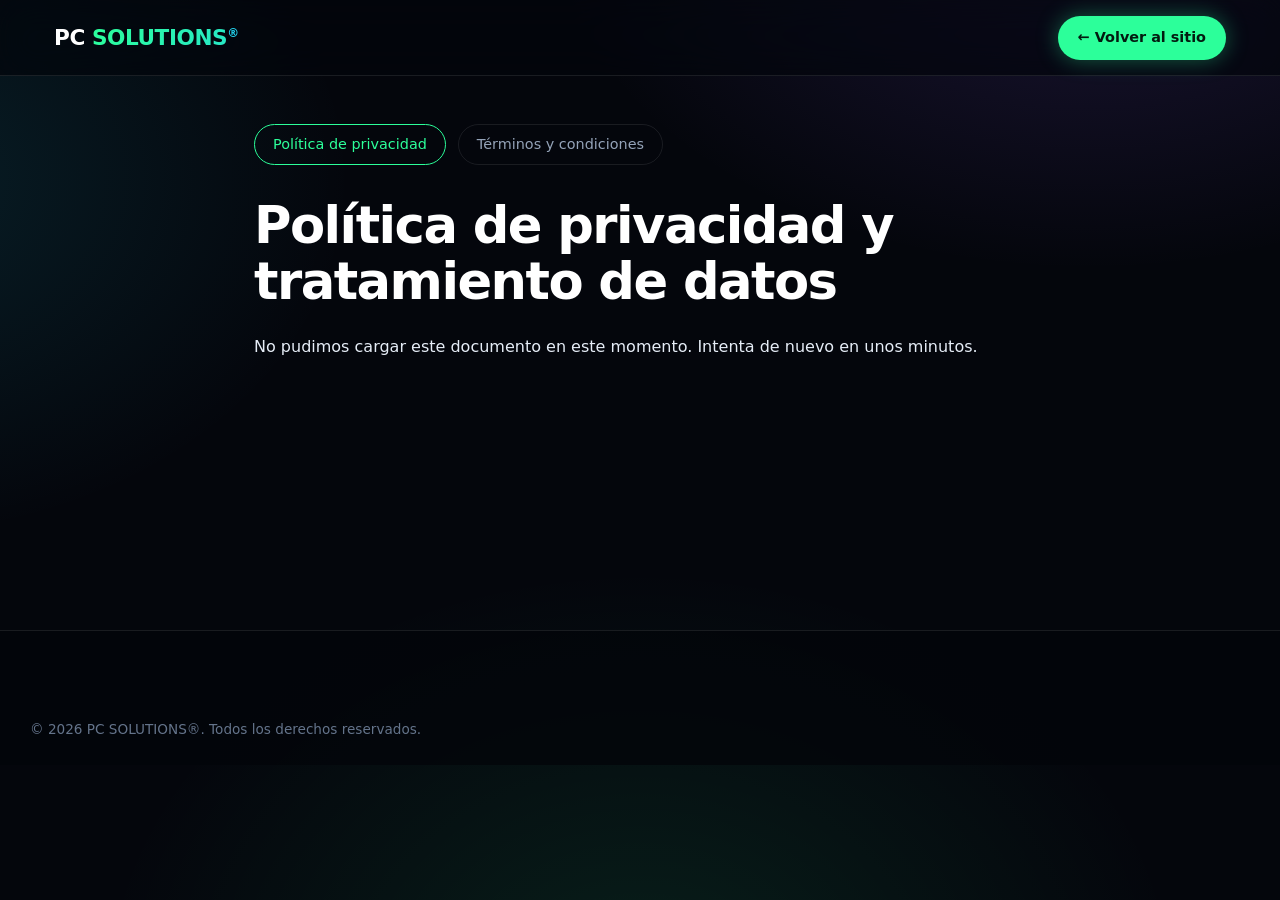
<file: legal.html>
<!DOCTYPE html>
<html lang="es">
<head>
  <meta charset="UTF-8" />
  <meta name="viewport" content="width=device-width, initial-scale=1.0" />
  <meta http-equiv="Content-Security-Policy"
        content="default-src 'self'; script-src 'self'; style-src 'self' 'unsafe-inline' https://fonts.googleapis.com; font-src 'self' https://fonts.gstatic.com; img-src 'self' data: https:; connect-src 'self' http://localhost:3001 https://pcsolutions-backend.onrender.com; object-src 'none'; base-uri 'self'; form-action 'self';" />
  <meta name="robots" content="index, follow" />
  <title>Información legal — PC SOLUTIONS®</title>
  <link rel="icon" type="image/svg+xml" href="img/favicon.svg" />
  <link href="https://fonts.googleapis.com/css2?family=Inter:wght@400;500;600;700&family=JetBrains+Mono:wght@400;600&family=Space+Grotesk:wght@500;600;700&display=swap" rel="stylesheet" />
  <link rel="stylesheet" href="css/site.css" />
</head>
<body>
  <header id="navbar" class="scrolled">
    <div class="container nav-inner">
      <a href="index.html" class="logo">PC <span class="accent">SOLUTIONS</span><sup>®</sup></a>
      <a href="index.html" class="btn-nav">← Volver al sitio</a>
    </div>
  </header>

  <main class="legal-page">
    <div class="container legal-container">
      <nav class="legal-tabs">
        <a href="legal.html?doc=privacidad" id="tab-privacidad">Política de privacidad</a>
        <a href="legal.html?doc=terminos" id="tab-terminos">Términos y condiciones</a>
      </nav>
      <h1 id="legal-title" class="section-title">Cargando…</h1>
      <div id="legal-body" class="legal-body"></div>
      <p id="legal-updated" class="legal-note"></p>
    </div>
  </main>

  <footer class="footer">
    <div class="container footer-bottom-inner" style="padding:1.5rem 0">
      <p>&copy; <span id="y"></span> <span id="brand">PC SOLUTIONS®</span>. Todos los derechos reservados.</p>
    </div>
  </footer>
  <script src="js/legal.js"></script>
</body>
</html>
</file>
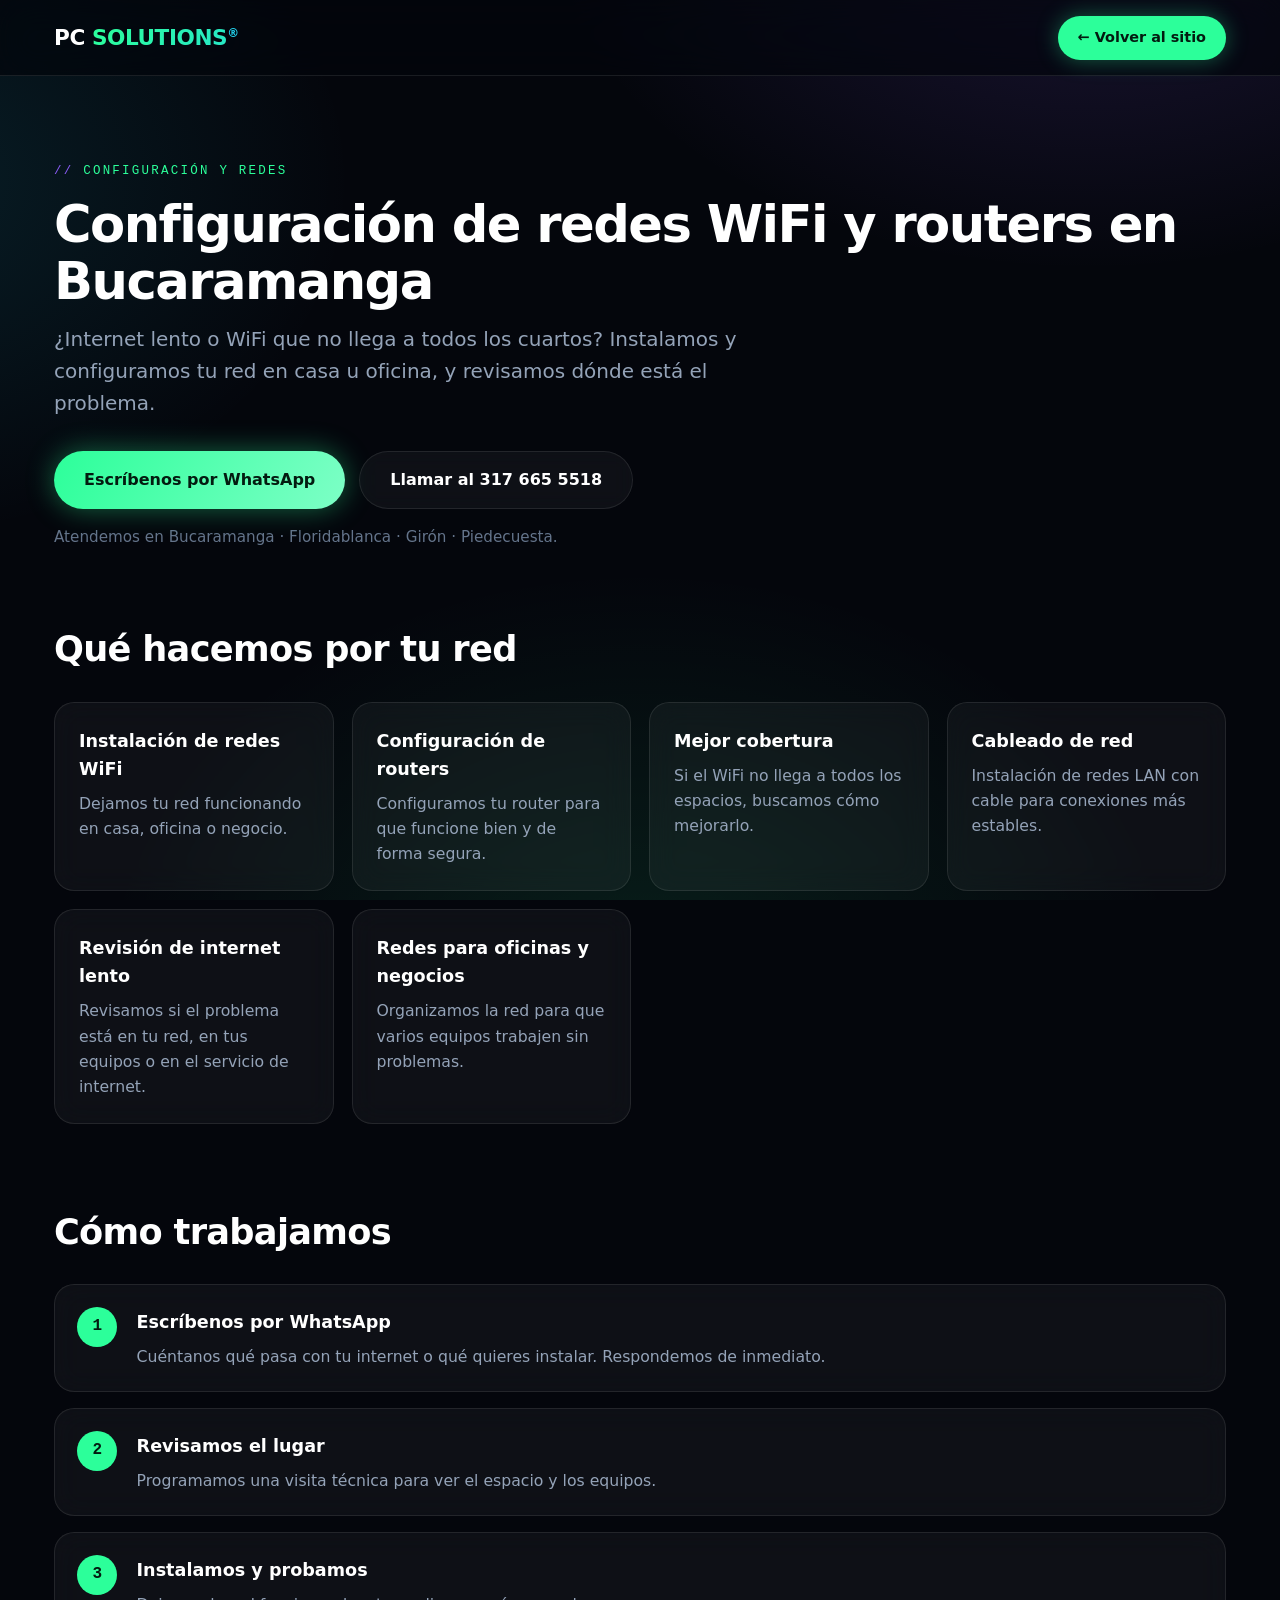
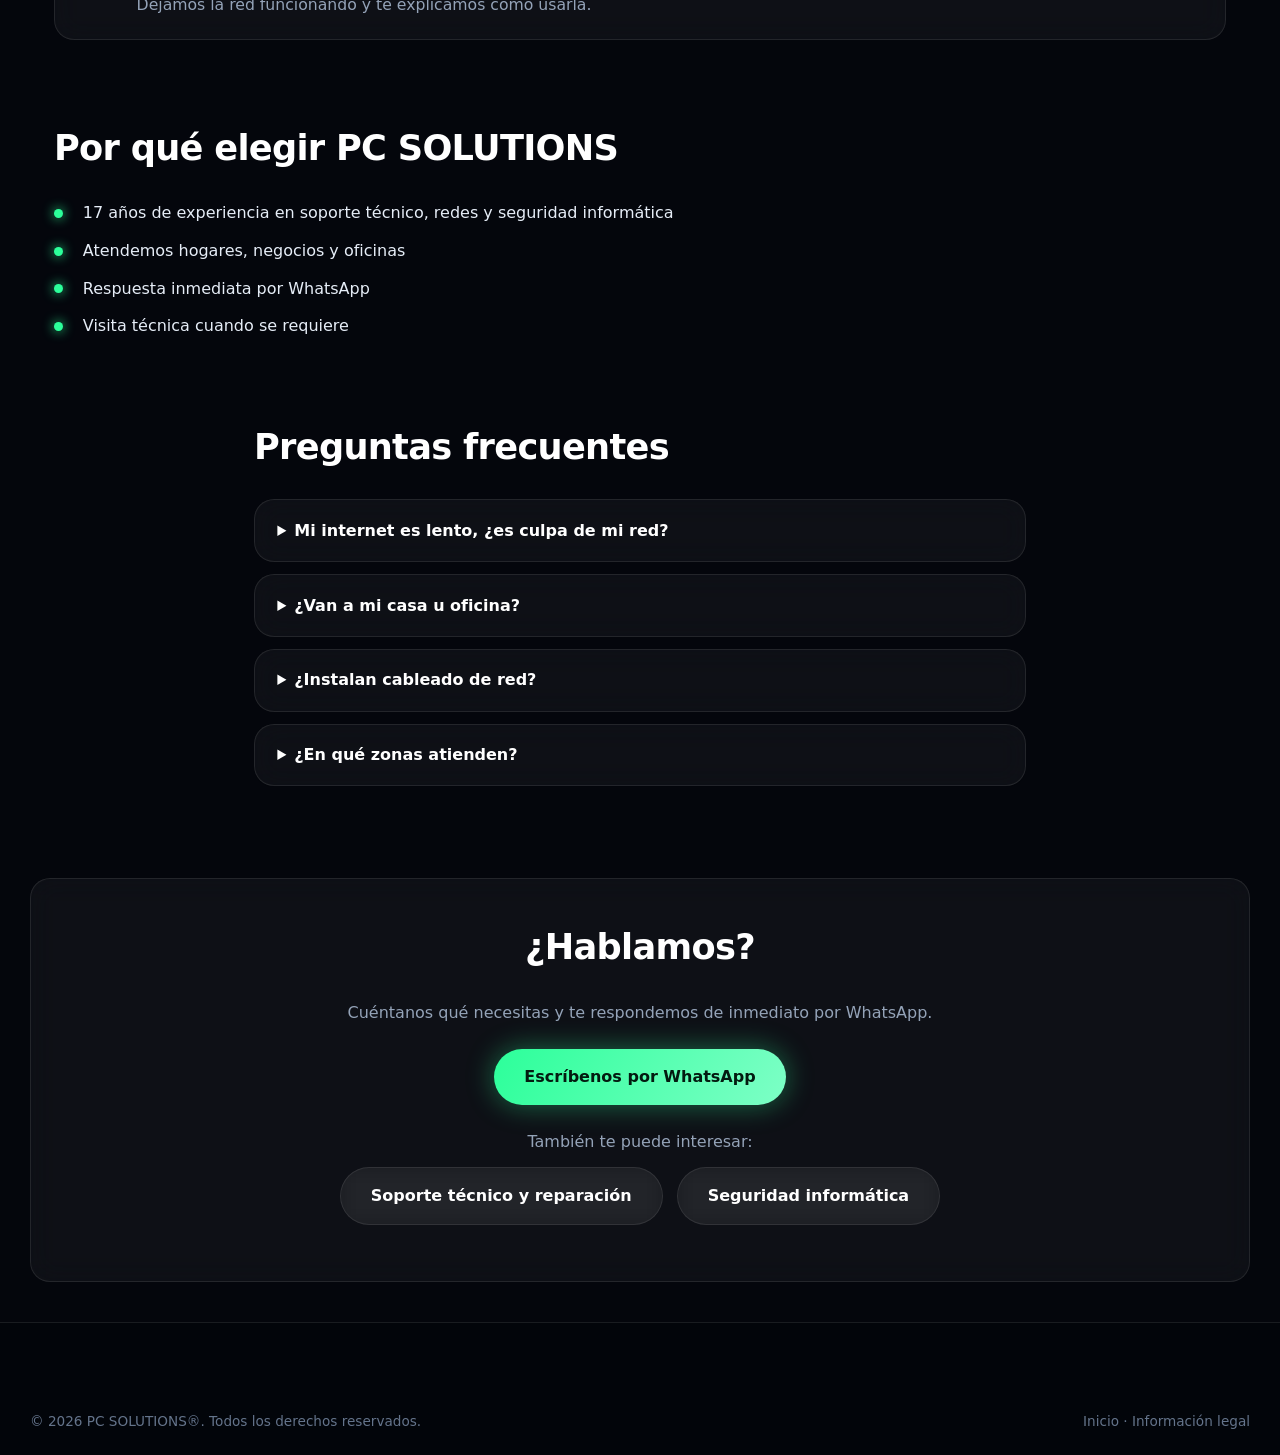
<file: redes-wifi-bucaramanga.html>
<!DOCTYPE html>
<html lang="es">
<head>
  <meta charset="UTF-8" />
  <meta name="viewport" content="width=device-width, initial-scale=1.0" />
  <meta http-equiv="Content-Security-Policy" content="default-src 'self'; script-src 'self'; style-src 'self' 'unsafe-inline' https://fonts.googleapis.com; font-src 'self' https://fonts.gstatic.com; img-src 'self' data: https:; connect-src 'self'; object-src 'none'; base-uri 'self'; form-action 'self';" />
  <meta name="referrer" content="strict-origin-when-cross-origin" />
  <meta name="robots" content="index, follow, max-snippet:-1, max-image-preview:large" />
  <meta name="theme-color" content="#0a0a0a" />
  <title>Configuración de redes WiFi y routers en Bucaramanga | PC SOLUTIONS®</title>
  <meta name="description" content="Instalación y configuración de redes WiFi, routers y cableado para hogar y oficina en Bucaramanga, Floridablanca, Girón y Piedecuesta. Visita técnica y respuesta inmediata." />
  <link rel="canonical" href="https://pcsolutionsbga.netlify.app/redes-wifi-bucaramanga" />
  <meta property="og:title" content="Configuración de redes WiFi y routers en Bucaramanga | PC SOLUTIONS®" />
  <meta property="og:description" content="Instalación y configuración de redes WiFi, routers y cableado para hogar y oficina en Bucaramanga, Floridablanca, Girón y Piedecuesta. Visita técnica y respuesta inmediata." />
  <meta property="og:type" content="website" />
  <meta property="og:locale" content="es_CO" />
  <meta property="og:url" content="https://pcsolutionsbga.netlify.app/redes-wifi-bucaramanga" />
  <meta property="og:site_name" content="PC SOLUTIONS" />
  <meta property="og:image" content="https://pcsolutionsbga.netlify.app/img/og-image.png" />
  <meta name="twitter:card" content="summary_large_image" />
  <link rel="icon" type="image/svg+xml" href="img/favicon.svg" />
  <link rel="preconnect" href="https://fonts.googleapis.com" />
  <link rel="preconnect" href="https://fonts.gstatic.com" crossorigin />
  <link href="https://fonts.googleapis.com/css2?family=Inter:wght@400;500;600;700&family=JetBrains+Mono:wght@400;600&family=Space+Grotesk:wght@500;600;700&display=swap" rel="stylesheet" />
  <link rel="stylesheet" href="css/site.css" />
  <link rel="stylesheet" href="css/paginas.css" />
  <script type="application/ld+json">{"@context": "https://schema.org", "@type": "Service", "name": "Configuración de redes WiFi y routers", "serviceType": "Configuración de redes WiFi y routers", "provider": {"@type": "ComputerStore", "@id": "https://pcsolutionsbga.netlify.app/#negocio", "name": "PC SOLUTIONS", "url": "https://pcsolutionsbga.netlify.app/", "telephone": "+573176655518"}, "areaServed": [{"@type": "City", "name": "Bucaramanga"}, {"@type": "City", "name": "Floridablanca"}, {"@type": "City", "name": "Girón"}, {"@type": "City", "name": "Piedecuesta"}], "url": "https://pcsolutionsbga.netlify.app/redes-wifi-bucaramanga", "description": "Instalación y configuración de redes WiFi, routers y cableado para hogar y oficina en Bucaramanga, Floridablanca, Girón y Piedecuesta. Visita técnica y respuesta inmediata."}</script>
  <script type="application/ld+json">{"@context": "https://schema.org", "@type": "BreadcrumbList", "itemListElement": [{"@type": "ListItem", "position": 1, "name": "Inicio", "item": "https://pcsolutionsbga.netlify.app/"}, {"@type": "ListItem", "position": 2, "name": "Configuración y redes", "item": "https://pcsolutionsbga.netlify.app/redes-wifi-bucaramanga"}]}</script>
</head>
<body>
  <header id="navbar" class="scrolled">
    <div class="container nav-inner">
      <a href="/" class="logo">PC <span class="accent">SOLUTIONS</span><sup>®</sup></a>
      <a href="/" class="btn-nav">← Volver al sitio</a>
    </div>
  </header>

  <main class="pg">
    <section class="pg-hero">
      <div class="container">
        <p class="section-tag">Configuración y redes</p>
        <h1 class="section-title">Configuración de redes WiFi y routers en Bucaramanga</h1>
        <p class="pg-intro">¿Internet lento o WiFi que no llega a todos los cuartos? Instalamos y configuramos tu red en casa u oficina, y revisamos dónde está el problema.</p>
        <div class="pg-actions">
          <a class="btn-primary" href="https://wa.me/573176655518?text=Hola%20PC%20SOLUTIONS%2C%20necesito%20ayuda%20con%20la%20red%20WiFi" target="_blank" rel="noopener noreferrer">Escríbenos por WhatsApp</a>
          <a class="btn-outline" href="tel:+573176655518">Llamar al 317 665 5518</a>
        </div>
        <p class="pg-zonas">Atendemos en Bucaramanga · Floridablanca · Girón · Piedecuesta.</p>
      </div>
    </section>

    <section class="pg-sec">
      <div class="container">
        <h2 class="pg-h2">Qué hacemos por tu red</h2>
        <div class="pg-grid"><div class="pg-card glass"><h3>Instalación de redes WiFi</h3><p>Dejamos tu red funcionando en casa, oficina o negocio.</p></div><div class="pg-card glass"><h3>Configuración de routers</h3><p>Configuramos tu router para que funcione bien y de forma segura.</p></div><div class="pg-card glass"><h3>Mejor cobertura</h3><p>Si el WiFi no llega a todos los espacios, buscamos cómo mejorarlo.</p></div><div class="pg-card glass"><h3>Cableado de red</h3><p>Instalación de redes LAN con cable para conexiones más estables.</p></div><div class="pg-card glass"><h3>Revisión de internet lento</h3><p>Revisamos si el problema está en tu red, en tus equipos o en el servicio de internet.</p></div><div class="pg-card glass"><h3>Redes para oficinas y negocios</h3><p>Organizamos la red para que varios equipos trabajen sin problemas.</p></div></div>
      </div>
    </section>

    <section class="pg-sec">
      <div class="container">
        <h2 class="pg-h2">Cómo trabajamos</h2>
        <ol class="pg-steps"><li class="pg-step glass"><span class="pg-num">1</span><div><h3>Escríbenos por WhatsApp</h3><p>Cuéntanos qué pasa con tu internet o qué quieres instalar. Respondemos de inmediato.</p></div></li><li class="pg-step glass"><span class="pg-num">2</span><div><h3>Revisamos el lugar</h3><p>Programamos una visita técnica para ver el espacio y los equipos.</p></div></li><li class="pg-step glass"><span class="pg-num">3</span><div><h3>Instalamos y probamos</h3><p>Dejamos la red funcionando y te explicamos cómo usarla.</p></div></li></ol>
      </div>
    </section>

    <section class="pg-sec">
      <div class="container">
        <h2 class="pg-h2">Por qué elegir PC SOLUTIONS</h2>
        <ul class="pg-why"><li>17 años de experiencia en soporte técnico, redes y seguridad informática</li><li>Atendemos hogares, negocios y oficinas</li><li>Respuesta inmediata por WhatsApp</li><li>Visita técnica cuando se requiere</li></ul>
      </div>
    </section>

    <section class="pg-sec">
      <div class="container pg-narrow">
        <h2 class="pg-h2">Preguntas frecuentes</h2>
        <details class="pg-faq glass"><summary>Mi internet es lento, ¿es culpa de mi red?</summary><p>Lo revisamos y te explicamos dónde está el problema, para que sepas qué solucionar.</p></details><details class="pg-faq glass"><summary>¿Van a mi casa u oficina?</summary><p>Sí. Programamos una visita técnica cuando se requiere.</p></details><details class="pg-faq glass"><summary>¿Instalan cableado de red?</summary><p>Sí, instalamos redes WiFi y LAN para hogar y oficina.</p></details><details class="pg-faq glass"><summary>¿En qué zonas atienden?</summary><p>En Bucaramanga, Floridablanca, Girón y Piedecuesta.</p></details>
      </div>
    </section>

    <section class="pg-sec">
      <div class="container pg-cta glass">
        <h2 class="pg-h2">¿Hablamos?</h2>
        <p>Cuéntanos qué necesitas y te respondemos de inmediato por WhatsApp.</p>
        <div class="pg-actions">
          <a class="btn-primary" href="https://wa.me/573176655518?text=Hola%20PC%20SOLUTIONS%2C%20necesito%20ayuda%20con%20la%20red%20WiFi" target="_blank" rel="noopener noreferrer">Escríbenos por WhatsApp</a>
        </div>
        <p class="pg-more">También te puede interesar:</p>
        <div class="pg-actions"><a class="btn-outline" href="/soporte-tecnico-bucaramanga">Soporte técnico y reparación</a><a class="btn-outline" href="/seguridad-informatica-bucaramanga">Seguridad informática</a></div>
      </div>
    </section>
  </main>

  <footer class="footer">
    <div class="container footer-bottom-inner" style="padding:1.5rem 0">
      <p>&copy; <span id="y"></span> PC SOLUTIONS®. Todos los derechos reservados.</p>
      <p><a href="/">Inicio</a> · <a href="/legal">Información legal</a></p>
    </div>
  </footer>
  <script src="js/paginas.js"></script>
</body>
</html>
</file>
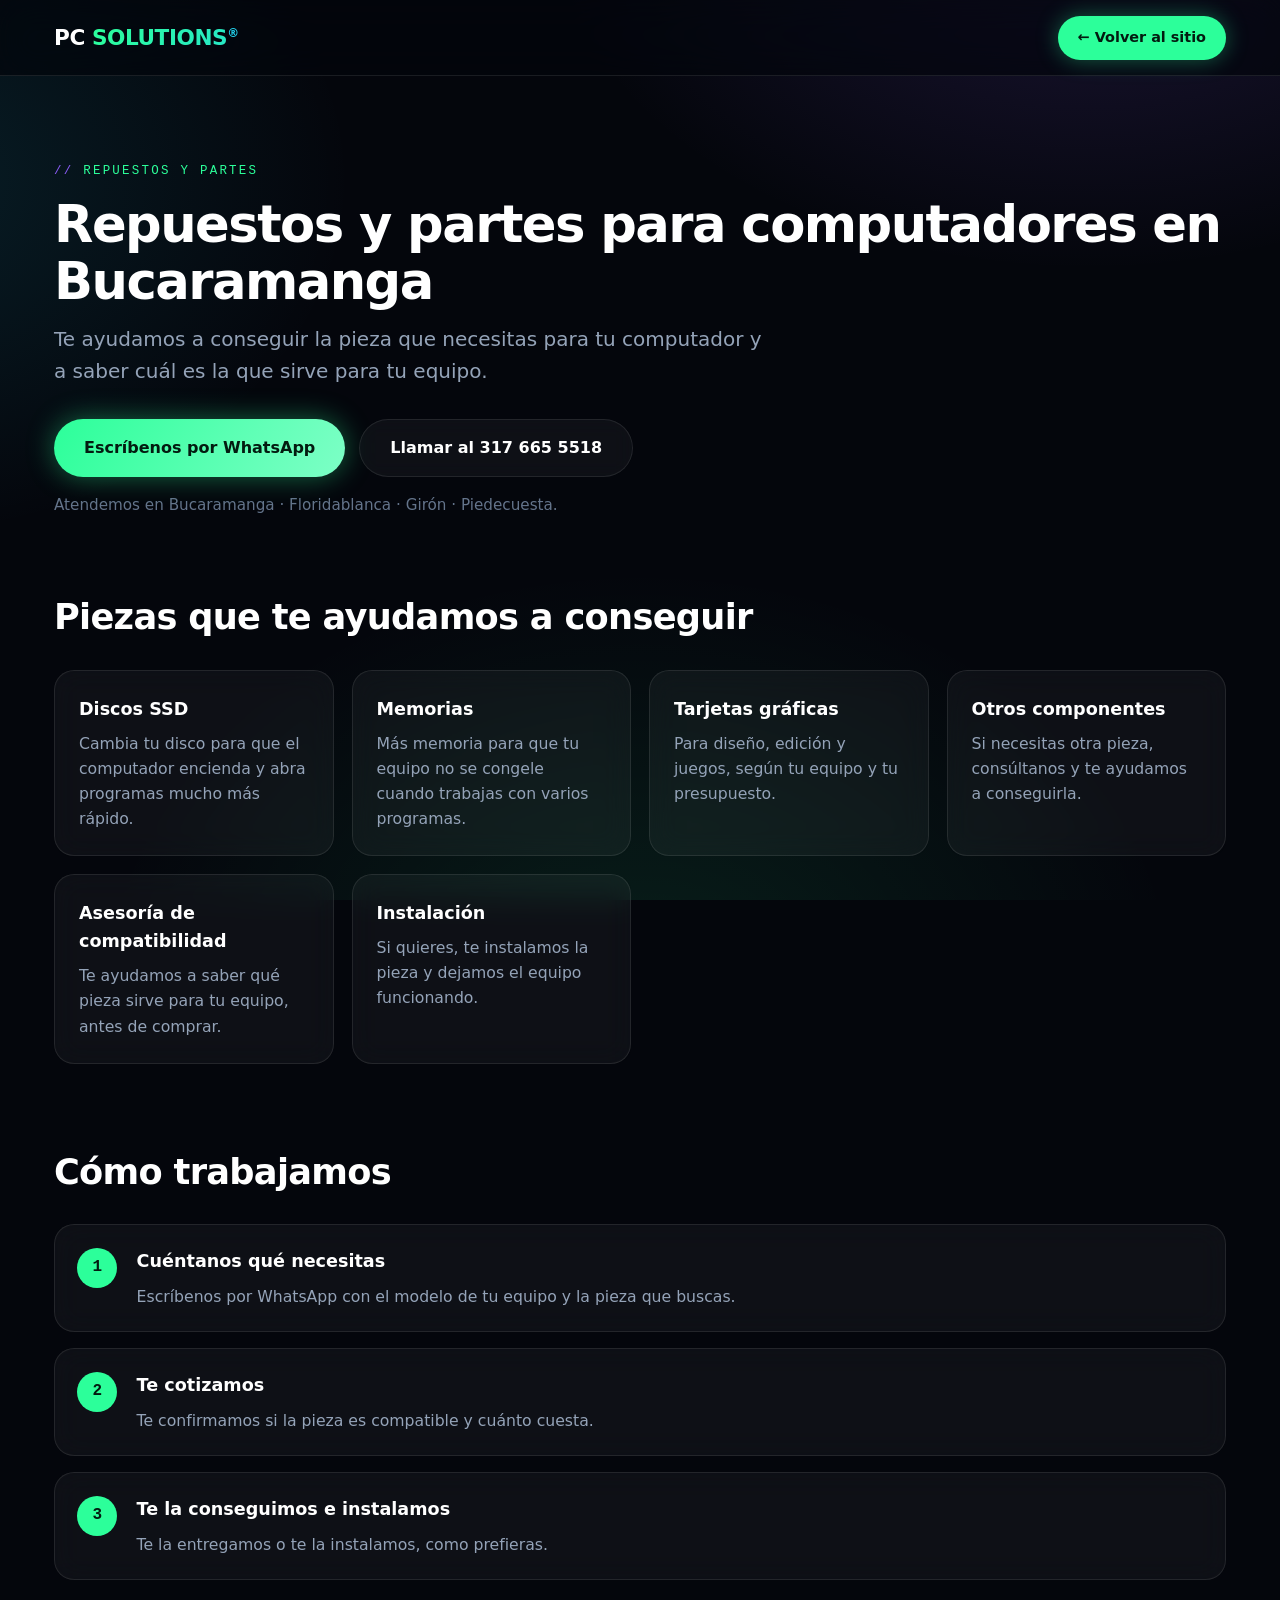
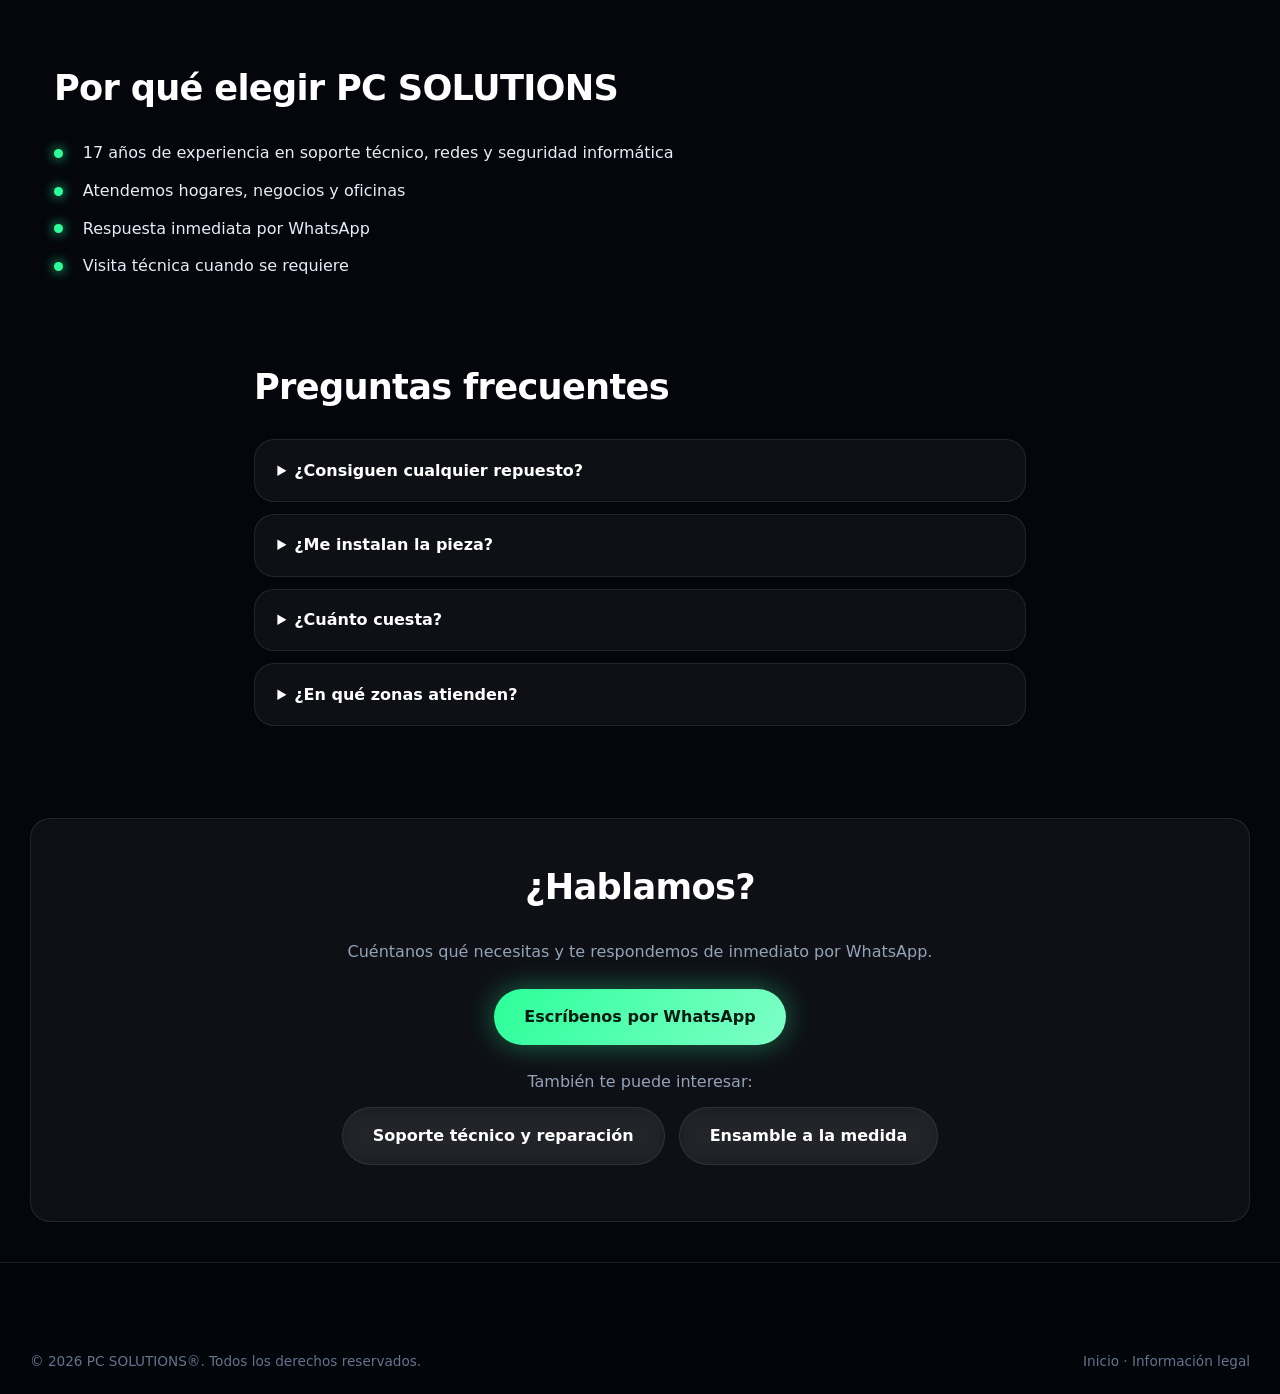
<file: repuestos-computadores-bucaramanga.html>
<!DOCTYPE html>
<html lang="es">
<head>
  <meta charset="UTF-8" />
  <meta name="viewport" content="width=device-width, initial-scale=1.0" />
  <meta http-equiv="Content-Security-Policy" content="default-src 'self'; script-src 'self'; style-src 'self' 'unsafe-inline' https://fonts.googleapis.com; font-src 'self' https://fonts.gstatic.com; img-src 'self' data: https:; connect-src 'self'; object-src 'none'; base-uri 'self'; form-action 'self';" />
  <meta name="referrer" content="strict-origin-when-cross-origin" />
  <meta name="robots" content="index, follow, max-snippet:-1, max-image-preview:large" />
  <meta name="theme-color" content="#0a0a0a" />
  <title>Repuestos y partes para computadores en Bucaramanga | PC SOLUTIONS®</title>
  <meta name="description" content="Te ayudamos a conseguir discos SSD, memorias, tarjetas gráficas y otros componentes para tu computador en Bucaramanga. Asesoría y cotización por WhatsApp." />
  <link rel="canonical" href="https://pcsolutionsbga.netlify.app/repuestos-computadores-bucaramanga" />
  <meta property="og:title" content="Repuestos y partes para computadores en Bucaramanga | PC SOLUTIONS®" />
  <meta property="og:description" content="Te ayudamos a conseguir discos SSD, memorias, tarjetas gráficas y otros componentes para tu computador en Bucaramanga. Asesoría y cotización por WhatsApp." />
  <meta property="og:type" content="website" />
  <meta property="og:locale" content="es_CO" />
  <meta property="og:url" content="https://pcsolutionsbga.netlify.app/repuestos-computadores-bucaramanga" />
  <meta property="og:site_name" content="PC SOLUTIONS" />
  <meta property="og:image" content="https://pcsolutionsbga.netlify.app/img/og-image.png" />
  <meta name="twitter:card" content="summary_large_image" />
  <link rel="icon" type="image/svg+xml" href="img/favicon.svg" />
  <link rel="preconnect" href="https://fonts.googleapis.com" />
  <link rel="preconnect" href="https://fonts.gstatic.com" crossorigin />
  <link href="https://fonts.googleapis.com/css2?family=Inter:wght@400;500;600;700&family=JetBrains+Mono:wght@400;600&family=Space+Grotesk:wght@500;600;700&display=swap" rel="stylesheet" />
  <link rel="stylesheet" href="css/site.css" />
  <link rel="stylesheet" href="css/paginas.css" />
  <script type="application/ld+json">{"@context": "https://schema.org", "@type": "Service", "name": "Repuestos y partes para computadores", "serviceType": "Repuestos y partes para computadores", "provider": {"@type": "ComputerStore", "@id": "https://pcsolutionsbga.netlify.app/#negocio", "name": "PC SOLUTIONS", "url": "https://pcsolutionsbga.netlify.app/", "telephone": "+573176655518"}, "areaServed": [{"@type": "City", "name": "Bucaramanga"}, {"@type": "City", "name": "Floridablanca"}, {"@type": "City", "name": "Girón"}, {"@type": "City", "name": "Piedecuesta"}], "url": "https://pcsolutionsbga.netlify.app/repuestos-computadores-bucaramanga", "description": "Te ayudamos a conseguir discos SSD, memorias, tarjetas gráficas y otros componentes para tu computador en Bucaramanga. Asesoría y cotización por WhatsApp."}</script>
  <script type="application/ld+json">{"@context": "https://schema.org", "@type": "BreadcrumbList", "itemListElement": [{"@type": "ListItem", "position": 1, "name": "Inicio", "item": "https://pcsolutionsbga.netlify.app/"}, {"@type": "ListItem", "position": 2, "name": "Repuestos y partes", "item": "https://pcsolutionsbga.netlify.app/repuestos-computadores-bucaramanga"}]}</script>
</head>
<body>
  <header id="navbar" class="scrolled">
    <div class="container nav-inner">
      <a href="/" class="logo">PC <span class="accent">SOLUTIONS</span><sup>®</sup></a>
      <a href="/" class="btn-nav">← Volver al sitio</a>
    </div>
  </header>

  <main class="pg">
    <section class="pg-hero">
      <div class="container">
        <p class="section-tag">Repuestos y partes</p>
        <h1 class="section-title">Repuestos y partes para computadores en Bucaramanga</h1>
        <p class="pg-intro">Te ayudamos a conseguir la pieza que necesitas para tu computador y a saber cuál es la que sirve para tu equipo.</p>
        <div class="pg-actions">
          <a class="btn-primary" href="https://wa.me/573176655518?text=Hola%20PC%20SOLUTIONS%2C%20necesito%20cotizar%20un%20repuesto%20para%20mi%20computador" target="_blank" rel="noopener noreferrer">Escríbenos por WhatsApp</a>
          <a class="btn-outline" href="tel:+573176655518">Llamar al 317 665 5518</a>
        </div>
        <p class="pg-zonas">Atendemos en Bucaramanga · Floridablanca · Girón · Piedecuesta.</p>
      </div>
    </section>

    <section class="pg-sec">
      <div class="container">
        <h2 class="pg-h2">Piezas que te ayudamos a conseguir</h2>
        <div class="pg-grid"><div class="pg-card glass"><h3>Discos SSD</h3><p>Cambia tu disco para que el computador encienda y abra programas mucho más rápido.</p></div><div class="pg-card glass"><h3>Memorias</h3><p>Más memoria para que tu equipo no se congele cuando trabajas con varios programas.</p></div><div class="pg-card glass"><h3>Tarjetas gráficas</h3><p>Para diseño, edición y juegos, según tu equipo y tu presupuesto.</p></div><div class="pg-card glass"><h3>Otros componentes</h3><p>Si necesitas otra pieza, consúltanos y te ayudamos a conseguirla.</p></div><div class="pg-card glass"><h3>Asesoría de compatibilidad</h3><p>Te ayudamos a saber qué pieza sirve para tu equipo, antes de comprar.</p></div><div class="pg-card glass"><h3>Instalación</h3><p>Si quieres, te instalamos la pieza y dejamos el equipo funcionando.</p></div></div>
      </div>
    </section>

    <section class="pg-sec">
      <div class="container">
        <h2 class="pg-h2">Cómo trabajamos</h2>
        <ol class="pg-steps"><li class="pg-step glass"><span class="pg-num">1</span><div><h3>Cuéntanos qué necesitas</h3><p>Escríbenos por WhatsApp con el modelo de tu equipo y la pieza que buscas.</p></div></li><li class="pg-step glass"><span class="pg-num">2</span><div><h3>Te cotizamos</h3><p>Te confirmamos si la pieza es compatible y cuánto cuesta.</p></div></li><li class="pg-step glass"><span class="pg-num">3</span><div><h3>Te la conseguimos e instalamos</h3><p>Te la entregamos o te la instalamos, como prefieras.</p></div></li></ol>
      </div>
    </section>

    <section class="pg-sec">
      <div class="container">
        <h2 class="pg-h2">Por qué elegir PC SOLUTIONS</h2>
        <ul class="pg-why"><li>17 años de experiencia en soporte técnico, redes y seguridad informática</li><li>Atendemos hogares, negocios y oficinas</li><li>Respuesta inmediata por WhatsApp</li><li>Visita técnica cuando se requiere</li></ul>
      </div>
    </section>

    <section class="pg-sec">
      <div class="container pg-narrow">
        <h2 class="pg-h2">Preguntas frecuentes</h2>
        <details class="pg-faq glass"><summary>¿Consiguen cualquier repuesto?</summary><p>Te ayudamos a conseguir componentes específicos. Escríbenos con el modelo de tu equipo y lo consultamos.</p></details><details class="pg-faq glass"><summary>¿Me instalan la pieza?</summary><p>Sí, si lo deseas. Coordinamos una visita técnica o una cita previa.</p></details><details class="pg-faq glass"><summary>¿Cuánto cuesta?</summary><p>Depende de la pieza. Escríbenos por WhatsApp y te cotizamos.</p></details><details class="pg-faq glass"><summary>¿En qué zonas atienden?</summary><p>En Bucaramanga, Floridablanca, Girón y Piedecuesta.</p></details>
      </div>
    </section>

    <section class="pg-sec">
      <div class="container pg-cta glass">
        <h2 class="pg-h2">¿Hablamos?</h2>
        <p>Cuéntanos qué necesitas y te respondemos de inmediato por WhatsApp.</p>
        <div class="pg-actions">
          <a class="btn-primary" href="https://wa.me/573176655518?text=Hola%20PC%20SOLUTIONS%2C%20necesito%20cotizar%20un%20repuesto%20para%20mi%20computador" target="_blank" rel="noopener noreferrer">Escríbenos por WhatsApp</a>
        </div>
        <p class="pg-more">También te puede interesar:</p>
        <div class="pg-actions"><a class="btn-outline" href="/soporte-tecnico-bucaramanga">Soporte técnico y reparación</a><a class="btn-outline" href="/ensamble-computadores-bucaramanga">Ensamble a la medida</a></div>
      </div>
    </section>
  </main>

  <footer class="footer">
    <div class="container footer-bottom-inner" style="padding:1.5rem 0">
      <p>&copy; <span id="y"></span> PC SOLUTIONS®. Todos los derechos reservados.</p>
      <p><a href="/">Inicio</a> · <a href="/legal">Información legal</a></p>
    </div>
  </footer>
  <script src="js/paginas.js"></script>
</body>
</html>
</file>
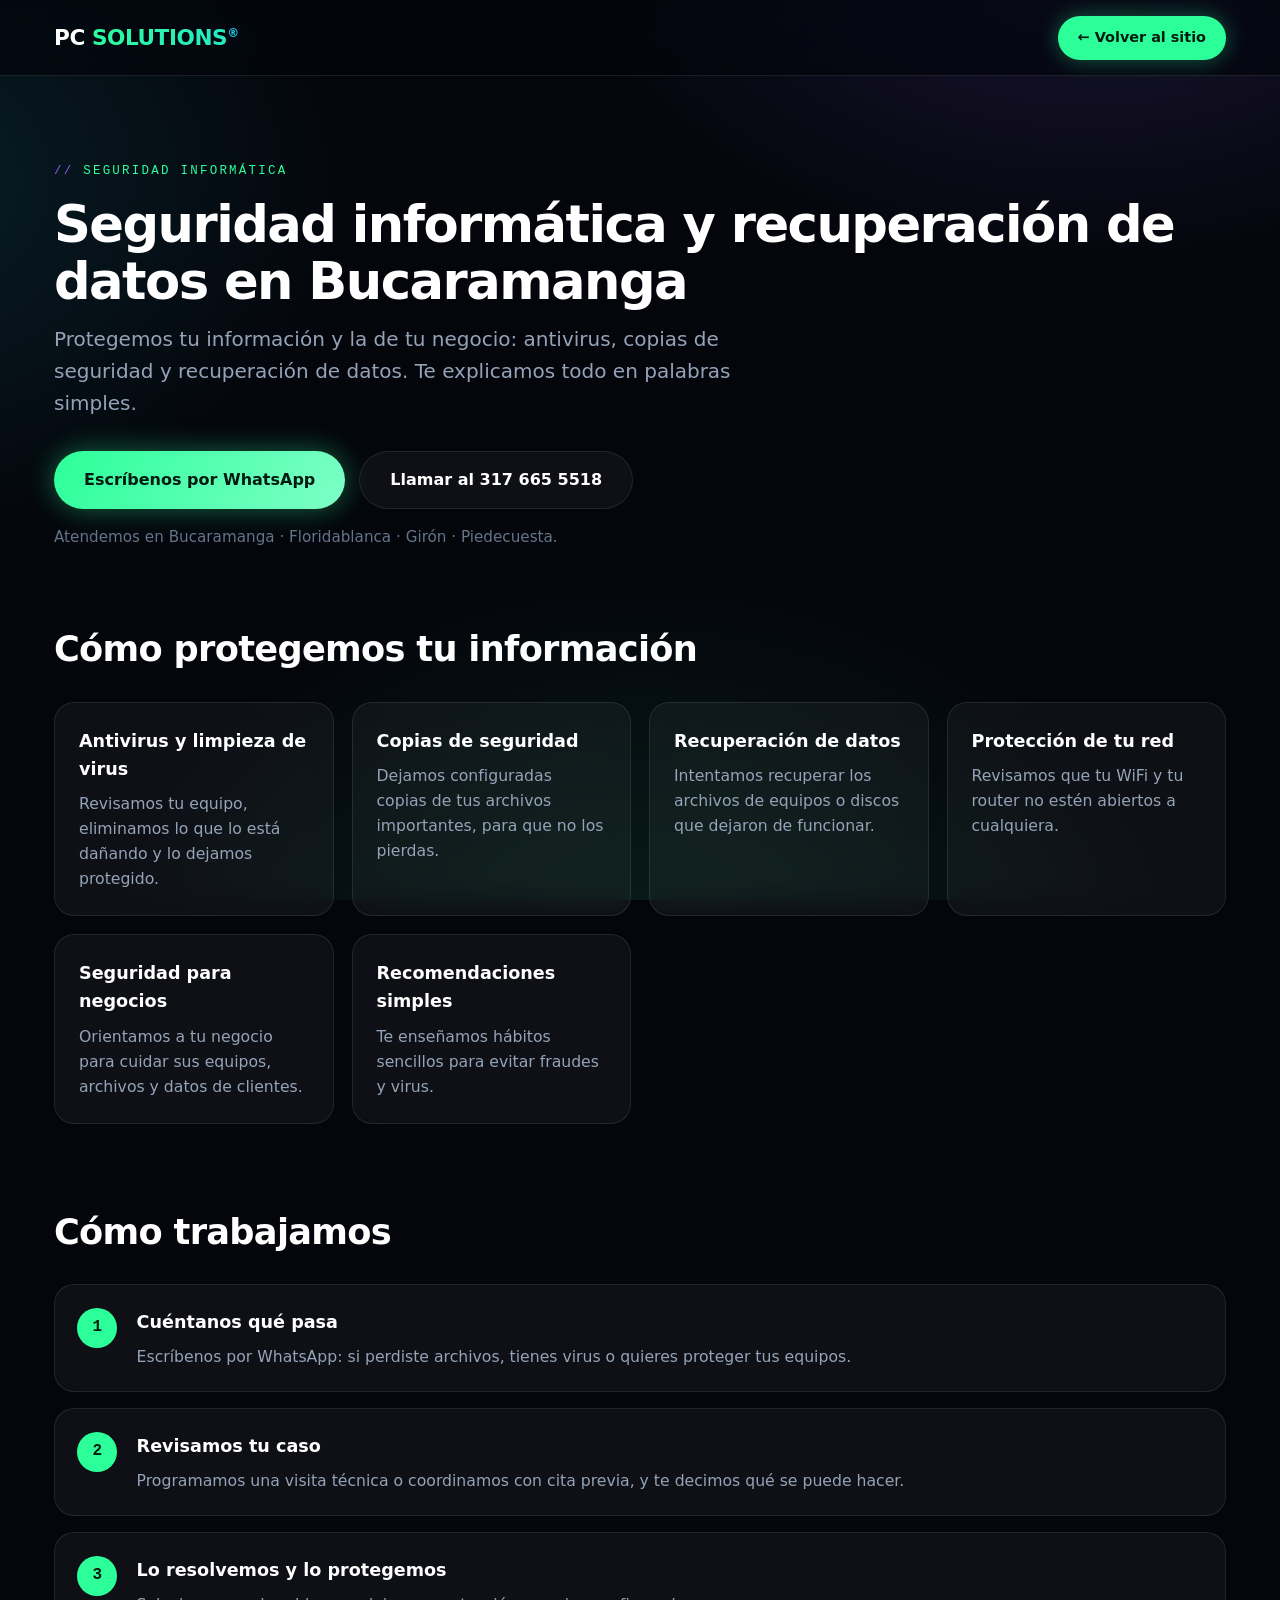
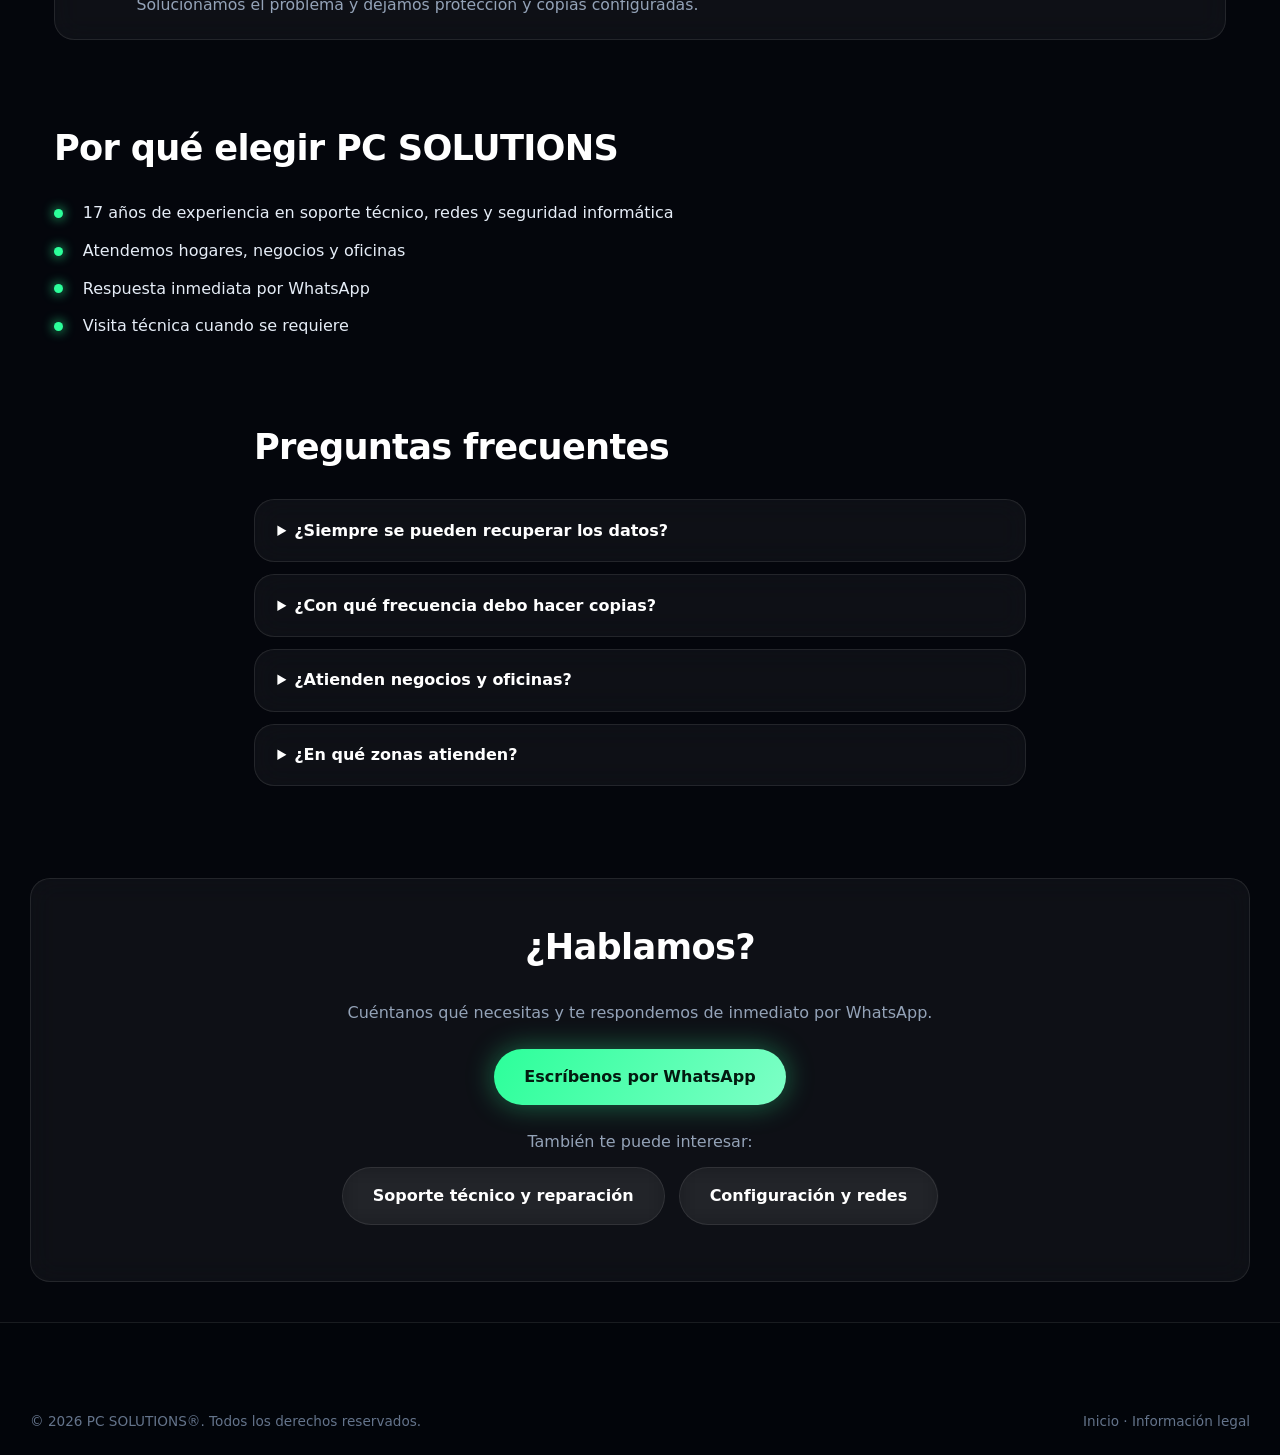
<file: seguridad-informatica-bucaramanga.html>
<!DOCTYPE html>
<html lang="es">
<head>
  <meta charset="UTF-8" />
  <meta name="viewport" content="width=device-width, initial-scale=1.0" />
  <meta http-equiv="Content-Security-Policy" content="default-src 'self'; script-src 'self'; style-src 'self' 'unsafe-inline' https://fonts.googleapis.com; font-src 'self' https://fonts.gstatic.com; img-src 'self' data: https:; connect-src 'self'; object-src 'none'; base-uri 'self'; form-action 'self';" />
  <meta name="referrer" content="strict-origin-when-cross-origin" />
  <meta name="robots" content="index, follow, max-snippet:-1, max-image-preview:large" />
  <meta name="theme-color" content="#0a0a0a" />
  <title>Seguridad informática y recuperación de datos en Bucaramanga | PC SOLUTIONS®</title>
  <meta name="description" content="Antivirus, copias de seguridad y recuperación de datos para hogares y negocios en Bucaramanga, Floridablanca, Girón y Piedecuesta. 17 años de experiencia." />
  <link rel="canonical" href="https://pcsolutionsbga.netlify.app/seguridad-informatica-bucaramanga" />
  <meta property="og:title" content="Seguridad informática y recuperación de datos en Bucaramanga | PC SOLUTIONS®" />
  <meta property="og:description" content="Antivirus, copias de seguridad y recuperación de datos para hogares y negocios en Bucaramanga, Floridablanca, Girón y Piedecuesta. 17 años de experiencia." />
  <meta property="og:type" content="website" />
  <meta property="og:locale" content="es_CO" />
  <meta property="og:url" content="https://pcsolutionsbga.netlify.app/seguridad-informatica-bucaramanga" />
  <meta property="og:site_name" content="PC SOLUTIONS" />
  <meta property="og:image" content="https://pcsolutionsbga.netlify.app/img/og-image.png" />
  <meta name="twitter:card" content="summary_large_image" />
  <link rel="icon" type="image/svg+xml" href="img/favicon.svg" />
  <link rel="preconnect" href="https://fonts.googleapis.com" />
  <link rel="preconnect" href="https://fonts.gstatic.com" crossorigin />
  <link href="https://fonts.googleapis.com/css2?family=Inter:wght@400;500;600;700&family=JetBrains+Mono:wght@400;600&family=Space+Grotesk:wght@500;600;700&display=swap" rel="stylesheet" />
  <link rel="stylesheet" href="css/site.css" />
  <link rel="stylesheet" href="css/paginas.css" />
  <script type="application/ld+json">{"@context": "https://schema.org", "@type": "Service", "name": "Seguridad informática y recuperación de datos", "serviceType": "Seguridad informática y recuperación de datos", "provider": {"@type": "ComputerStore", "@id": "https://pcsolutionsbga.netlify.app/#negocio", "name": "PC SOLUTIONS", "url": "https://pcsolutionsbga.netlify.app/", "telephone": "+573176655518"}, "areaServed": [{"@type": "City", "name": "Bucaramanga"}, {"@type": "City", "name": "Floridablanca"}, {"@type": "City", "name": "Girón"}, {"@type": "City", "name": "Piedecuesta"}], "url": "https://pcsolutionsbga.netlify.app/seguridad-informatica-bucaramanga", "description": "Antivirus, copias de seguridad y recuperación de datos para hogares y negocios en Bucaramanga, Floridablanca, Girón y Piedecuesta. 17 años de experiencia."}</script>
  <script type="application/ld+json">{"@context": "https://schema.org", "@type": "BreadcrumbList", "itemListElement": [{"@type": "ListItem", "position": 1, "name": "Inicio", "item": "https://pcsolutionsbga.netlify.app/"}, {"@type": "ListItem", "position": 2, "name": "Seguridad informática", "item": "https://pcsolutionsbga.netlify.app/seguridad-informatica-bucaramanga"}]}</script>
</head>
<body>
  <header id="navbar" class="scrolled">
    <div class="container nav-inner">
      <a href="/" class="logo">PC <span class="accent">SOLUTIONS</span><sup>®</sup></a>
      <a href="/" class="btn-nav">← Volver al sitio</a>
    </div>
  </header>

  <main class="pg">
    <section class="pg-hero">
      <div class="container">
        <p class="section-tag">Seguridad informática</p>
        <h1 class="section-title">Seguridad informática y recuperación de datos en Bucaramanga</h1>
        <p class="pg-intro">Protegemos tu información y la de tu negocio: antivirus, copias de seguridad y recuperación de datos. Te explicamos todo en palabras simples.</p>
        <div class="pg-actions">
          <a class="btn-primary" href="https://wa.me/573176655518?text=Hola%20PC%20SOLUTIONS%2C%20necesito%20ayuda%20con%20la%20seguridad%20de%20mis%20equipos" target="_blank" rel="noopener noreferrer">Escríbenos por WhatsApp</a>
          <a class="btn-outline" href="tel:+573176655518">Llamar al 317 665 5518</a>
        </div>
        <p class="pg-zonas">Atendemos en Bucaramanga · Floridablanca · Girón · Piedecuesta.</p>
      </div>
    </section>

    <section class="pg-sec">
      <div class="container">
        <h2 class="pg-h2">Cómo protegemos tu información</h2>
        <div class="pg-grid"><div class="pg-card glass"><h3>Antivirus y limpieza de virus</h3><p>Revisamos tu equipo, eliminamos lo que lo está dañando y lo dejamos protegido.</p></div><div class="pg-card glass"><h3>Copias de seguridad</h3><p>Dejamos configuradas copias de tus archivos importantes, para que no los pierdas.</p></div><div class="pg-card glass"><h3>Recuperación de datos</h3><p>Intentamos recuperar los archivos de equipos o discos que dejaron de funcionar.</p></div><div class="pg-card glass"><h3>Protección de tu red</h3><p>Revisamos que tu WiFi y tu router no estén abiertos a cualquiera.</p></div><div class="pg-card glass"><h3>Seguridad para negocios</h3><p>Orientamos a tu negocio para cuidar sus equipos, archivos y datos de clientes.</p></div><div class="pg-card glass"><h3>Recomendaciones simples</h3><p>Te enseñamos hábitos sencillos para evitar fraudes y virus.</p></div></div>
      </div>
    </section>

    <section class="pg-sec">
      <div class="container">
        <h2 class="pg-h2">Cómo trabajamos</h2>
        <ol class="pg-steps"><li class="pg-step glass"><span class="pg-num">1</span><div><h3>Cuéntanos qué pasa</h3><p>Escríbenos por WhatsApp: si perdiste archivos, tienes virus o quieres proteger tus equipos.</p></div></li><li class="pg-step glass"><span class="pg-num">2</span><div><h3>Revisamos tu caso</h3><p>Programamos una visita técnica o coordinamos con cita previa, y te decimos qué se puede hacer.</p></div></li><li class="pg-step glass"><span class="pg-num">3</span><div><h3>Lo resolvemos y lo protegemos</h3><p>Solucionamos el problema y dejamos protección y copias configuradas.</p></div></li></ol>
      </div>
    </section>

    <section class="pg-sec">
      <div class="container">
        <h2 class="pg-h2">Por qué elegir PC SOLUTIONS</h2>
        <ul class="pg-why"><li>17 años de experiencia en soporte técnico, redes y seguridad informática</li><li>Atendemos hogares, negocios y oficinas</li><li>Respuesta inmediata por WhatsApp</li><li>Visita técnica cuando se requiere</li></ul>
      </div>
    </section>

    <section class="pg-sec">
      <div class="container pg-narrow">
        <h2 class="pg-h2">Preguntas frecuentes</h2>
        <details class="pg-faq glass"><summary>¿Siempre se pueden recuperar los datos?</summary><p>Depende del daño. Revisamos tu caso y te decimos con honestidad qué es posible.</p></details><details class="pg-faq glass"><summary>¿Con qué frecuencia debo hacer copias?</summary><p>Depende de lo importante que sea tu información. Te recomendamos lo que mejor se ajusta a tu caso.</p></details><details class="pg-faq glass"><summary>¿Atienden negocios y oficinas?</summary><p>Sí. Atendemos hogares, negocios y oficinas.</p></details><details class="pg-faq glass"><summary>¿En qué zonas atienden?</summary><p>En Bucaramanga, Floridablanca, Girón y Piedecuesta.</p></details>
      </div>
    </section>

    <section class="pg-sec">
      <div class="container pg-cta glass">
        <h2 class="pg-h2">¿Hablamos?</h2>
        <p>Cuéntanos qué necesitas y te respondemos de inmediato por WhatsApp.</p>
        <div class="pg-actions">
          <a class="btn-primary" href="https://wa.me/573176655518?text=Hola%20PC%20SOLUTIONS%2C%20necesito%20ayuda%20con%20la%20seguridad%20de%20mis%20equipos" target="_blank" rel="noopener noreferrer">Escríbenos por WhatsApp</a>
        </div>
        <p class="pg-more">También te puede interesar:</p>
        <div class="pg-actions"><a class="btn-outline" href="/soporte-tecnico-bucaramanga">Soporte técnico y reparación</a><a class="btn-outline" href="/redes-wifi-bucaramanga">Configuración y redes</a></div>
      </div>
    </section>
  </main>

  <footer class="footer">
    <div class="container footer-bottom-inner" style="padding:1.5rem 0">
      <p>&copy; <span id="y"></span> PC SOLUTIONS®. Todos los derechos reservados.</p>
      <p><a href="/">Inicio</a> · <a href="/legal">Información legal</a></p>
    </div>
  </footer>
  <script src="js/paginas.js"></script>
</body>
</html>
</file>
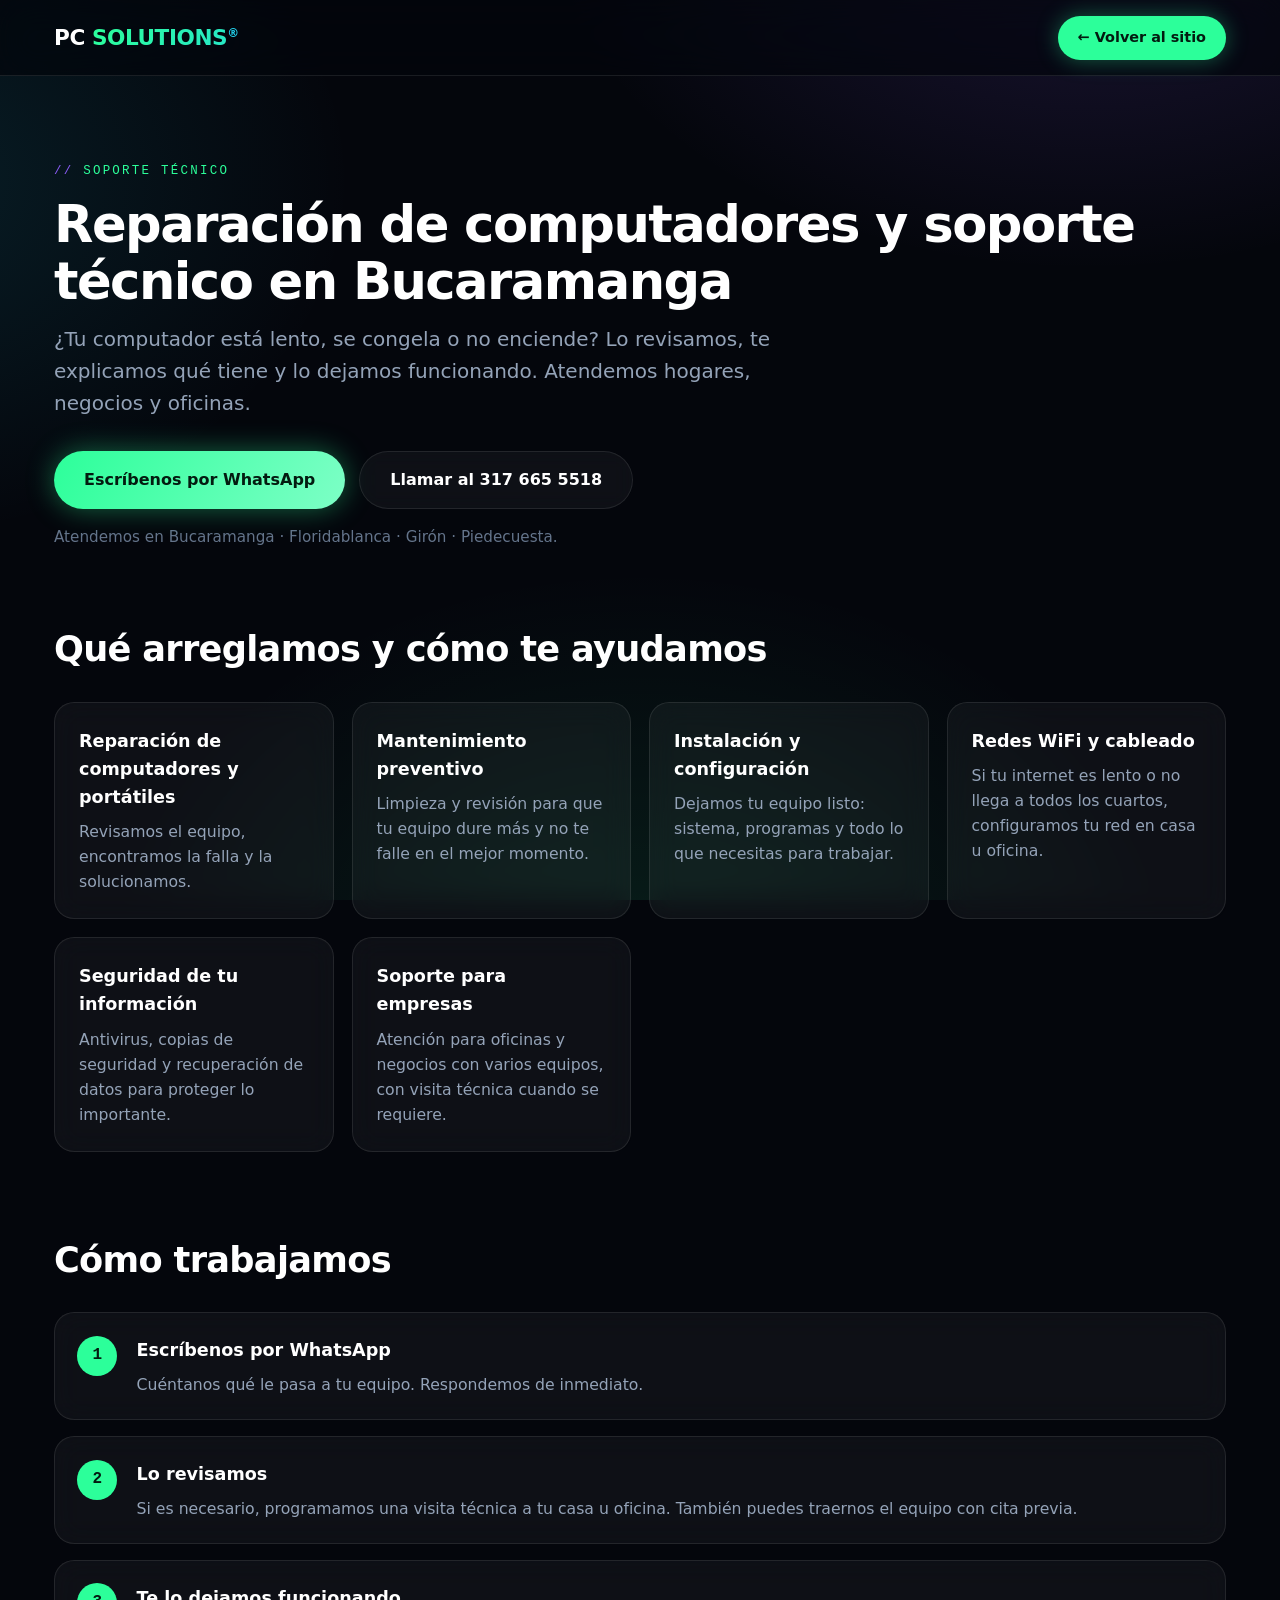
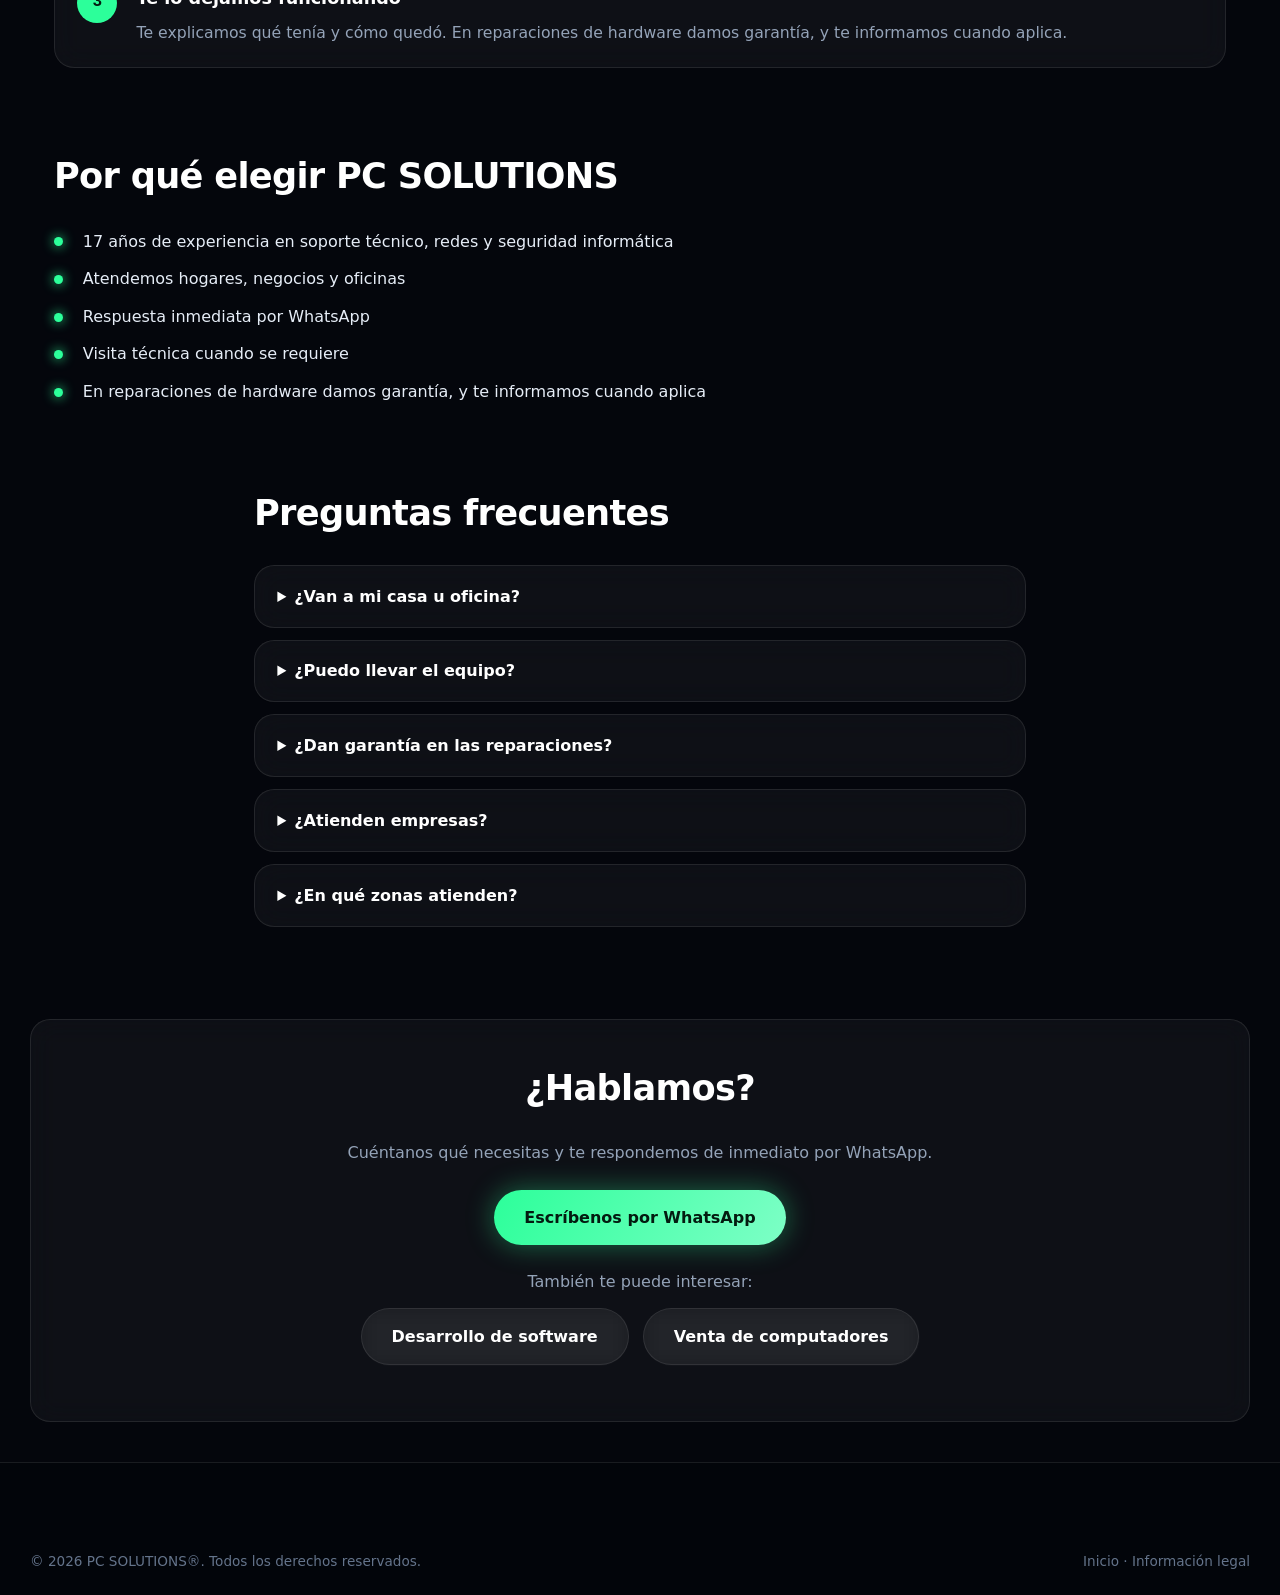
<file: soporte-tecnico-bucaramanga.html>
<!DOCTYPE html>
<html lang="es">
<head>
  <meta charset="UTF-8" />
  <meta name="viewport" content="width=device-width, initial-scale=1.0" />
  <meta http-equiv="Content-Security-Policy" content="default-src 'self'; script-src 'self'; style-src 'self' 'unsafe-inline' https://fonts.googleapis.com; font-src 'self' https://fonts.gstatic.com; img-src 'self' data: https:; connect-src 'self'; object-src 'none'; base-uri 'self'; form-action 'self';" />
  <meta name="referrer" content="strict-origin-when-cross-origin" />
  <meta name="robots" content="index, follow, max-snippet:-1, max-image-preview:large" />
  <meta name="theme-color" content="#0a0a0a" />
  <title>Reparación de computadores y soporte técnico en Bucaramanga | PC SOLUTIONS®</title>
  <meta name="description" content="Reparación y mantenimiento de computadores y portátiles en Bucaramanga, Floridablanca, Girón y Piedecuesta. En tu casa u oficina o con cita previa. 17 años de experiencia." />
  <link rel="canonical" href="https://pcsolutionsbga.netlify.app/soporte-tecnico-bucaramanga" />
  <meta property="og:title" content="Reparación de computadores y soporte técnico en Bucaramanga | PC SOLUTIONS®" />
  <meta property="og:description" content="Reparación y mantenimiento de computadores y portátiles en Bucaramanga, Floridablanca, Girón y Piedecuesta. En tu casa u oficina o con cita previa. 17 años de experiencia." />
  <meta property="og:type" content="website" />
  <meta property="og:locale" content="es_CO" />
  <meta property="og:url" content="https://pcsolutionsbga.netlify.app/soporte-tecnico-bucaramanga" />
  <meta property="og:site_name" content="PC SOLUTIONS" />
  <meta property="og:image" content="https://pcsolutionsbga.netlify.app/img/og-image.png" />
  <meta name="twitter:card" content="summary_large_image" />
  <link rel="icon" type="image/svg+xml" href="img/favicon.svg" />
  <link rel="preconnect" href="https://fonts.googleapis.com" />
  <link rel="preconnect" href="https://fonts.gstatic.com" crossorigin />
  <link href="https://fonts.googleapis.com/css2?family=Inter:wght@400;500;600;700&family=JetBrains+Mono:wght@400;600&family=Space+Grotesk:wght@500;600;700&display=swap" rel="stylesheet" />
  <link rel="stylesheet" href="css/site.css" />
  <link rel="stylesheet" href="css/paginas.css" />
  <script type="application/ld+json">{"@context": "https://schema.org", "@type": "Service", "name": "Reparación de computadores y soporte técnico", "serviceType": "Reparación de computadores y soporte técnico", "provider": {"@type": "ComputerStore", "@id": "https://pcsolutionsbga.netlify.app/#negocio", "name": "PC SOLUTIONS", "url": "https://pcsolutionsbga.netlify.app/", "telephone": "+573176655518"}, "areaServed": [{"@type": "City", "name": "Bucaramanga"}, {"@type": "City", "name": "Floridablanca"}, {"@type": "City", "name": "Girón"}, {"@type": "City", "name": "Piedecuesta"}], "url": "https://pcsolutionsbga.netlify.app/soporte-tecnico-bucaramanga", "description": "Reparación y mantenimiento de computadores y portátiles en Bucaramanga, Floridablanca, Girón y Piedecuesta. En tu casa u oficina o con cita previa. 17 años de experiencia."}</script>
  <script type="application/ld+json">{"@context": "https://schema.org", "@type": "BreadcrumbList", "itemListElement": [{"@type": "ListItem", "position": 1, "name": "Inicio", "item": "https://pcsolutionsbga.netlify.app/"}, {"@type": "ListItem", "position": 2, "name": "Soporte técnico y reparación", "item": "https://pcsolutionsbga.netlify.app/soporte-tecnico-bucaramanga"}]}</script>
</head>
<body>
  <header id="navbar" class="scrolled">
    <div class="container nav-inner">
      <a href="/" class="logo">PC <span class="accent">SOLUTIONS</span><sup>®</sup></a>
      <a href="/" class="btn-nav">← Volver al sitio</a>
    </div>
  </header>

  <main class="pg">
    <section class="pg-hero">
      <div class="container">
        <p class="section-tag">Soporte técnico</p>
        <h1 class="section-title">Reparación de computadores y soporte técnico en Bucaramanga</h1>
        <p class="pg-intro">¿Tu computador está lento, se congela o no enciende? Lo revisamos, te explicamos qué tiene y lo dejamos funcionando. Atendemos hogares, negocios y oficinas.</p>
        <div class="pg-actions">
          <a class="btn-primary" href="https://wa.me/573176655518?text=Hola%20PC%20SOLUTIONS%2C%20necesito%20soporte%20t%C3%A9cnico%20para%20mi%20computador" target="_blank" rel="noopener noreferrer">Escríbenos por WhatsApp</a>
          <a class="btn-outline" href="tel:+573176655518">Llamar al 317 665 5518</a>
        </div>
        <p class="pg-zonas">Atendemos en Bucaramanga · Floridablanca · Girón · Piedecuesta.</p>
      </div>
    </section>

    <section class="pg-sec">
      <div class="container">
        <h2 class="pg-h2">Qué arreglamos y cómo te ayudamos</h2>
        <div class="pg-grid"><div class="pg-card glass"><h3>Reparación de computadores y portátiles</h3><p>Revisamos el equipo, encontramos la falla y la solucionamos.</p></div><div class="pg-card glass"><h3>Mantenimiento preventivo</h3><p>Limpieza y revisión para que tu equipo dure más y no te falle en el mejor momento.</p></div><div class="pg-card glass"><h3>Instalación y configuración</h3><p>Dejamos tu equipo listo: sistema, programas y todo lo que necesitas para trabajar.</p></div><div class="pg-card glass"><h3>Redes WiFi y cableado</h3><p>Si tu internet es lento o no llega a todos los cuartos, configuramos tu red en casa u oficina.</p></div><div class="pg-card glass"><h3>Seguridad de tu información</h3><p>Antivirus, copias de seguridad y recuperación de datos para proteger lo importante.</p></div><div class="pg-card glass"><h3>Soporte para empresas</h3><p>Atención para oficinas y negocios con varios equipos, con visita técnica cuando se requiere.</p></div></div>
      </div>
    </section>

    <section class="pg-sec">
      <div class="container">
        <h2 class="pg-h2">Cómo trabajamos</h2>
        <ol class="pg-steps"><li class="pg-step glass"><span class="pg-num">1</span><div><h3>Escríbenos por WhatsApp</h3><p>Cuéntanos qué le pasa a tu equipo. Respondemos de inmediato.</p></div></li><li class="pg-step glass"><span class="pg-num">2</span><div><h3>Lo revisamos</h3><p>Si es necesario, programamos una visita técnica a tu casa u oficina. También puedes traernos el equipo con cita previa.</p></div></li><li class="pg-step glass"><span class="pg-num">3</span><div><h3>Te lo dejamos funcionando</h3><p>Te explicamos qué tenía y cómo quedó. En reparaciones de hardware damos garantía, y te informamos cuando aplica.</p></div></li></ol>
      </div>
    </section>

    <section class="pg-sec">
      <div class="container">
        <h2 class="pg-h2">Por qué elegir PC SOLUTIONS</h2>
        <ul class="pg-why"><li>17 años de experiencia en soporte técnico, redes y seguridad informática</li><li>Atendemos hogares, negocios y oficinas</li><li>Respuesta inmediata por WhatsApp</li><li>Visita técnica cuando se requiere</li><li>En reparaciones de hardware damos garantía, y te informamos cuando aplica</li></ul>
      </div>
    </section>

    <section class="pg-sec">
      <div class="container pg-narrow">
        <h2 class="pg-h2">Preguntas frecuentes</h2>
        <details class="pg-faq glass"><summary>¿Van a mi casa u oficina?</summary><p>Sí. Programamos una visita técnica cuando se requiere. Escríbenos por WhatsApp y coordinamos.</p></details><details class="pg-faq glass"><summary>¿Puedo llevar el equipo?</summary><p>Sí, con cita previa. Escríbenos y te indicamos cómo coordinar la entrega.</p></details><details class="pg-faq glass"><summary>¿Dan garantía en las reparaciones?</summary><p>En reparaciones de hardware damos garantía. Siempre te informamos cuando aplica.</p></details><details class="pg-faq glass"><summary>¿Atienden empresas?</summary><p>Sí. Atendemos hogares, negocios y oficinas.</p></details><details class="pg-faq glass"><summary>¿En qué zonas atienden?</summary><p>En Bucaramanga, Floridablanca, Girón y Piedecuesta.</p></details>
      </div>
    </section>

    <section class="pg-sec">
      <div class="container pg-cta glass">
        <h2 class="pg-h2">¿Hablamos?</h2>
        <p>Cuéntanos qué necesitas y te respondemos de inmediato por WhatsApp.</p>
        <div class="pg-actions">
          <a class="btn-primary" href="https://wa.me/573176655518?text=Hola%20PC%20SOLUTIONS%2C%20necesito%20soporte%20t%C3%A9cnico%20para%20mi%20computador" target="_blank" rel="noopener noreferrer">Escríbenos por WhatsApp</a>
        </div>
        <p class="pg-more">También te puede interesar:</p>
        <div class="pg-actions"><a class="btn-outline" href="/desarrollo-software-bucaramanga">Desarrollo de software</a><a class="btn-outline" href="/venta-computadores-bucaramanga">Venta de computadores</a></div>
      </div>
    </section>
  </main>

  <footer class="footer">
    <div class="container footer-bottom-inner" style="padding:1.5rem 0">
      <p>&copy; <span id="y"></span> PC SOLUTIONS®. Todos los derechos reservados.</p>
      <p><a href="/">Inicio</a> · <a href="/legal">Información legal</a></p>
    </div>
  </footer>
  <script src="js/paginas.js"></script>
</body>
</html>
</file>
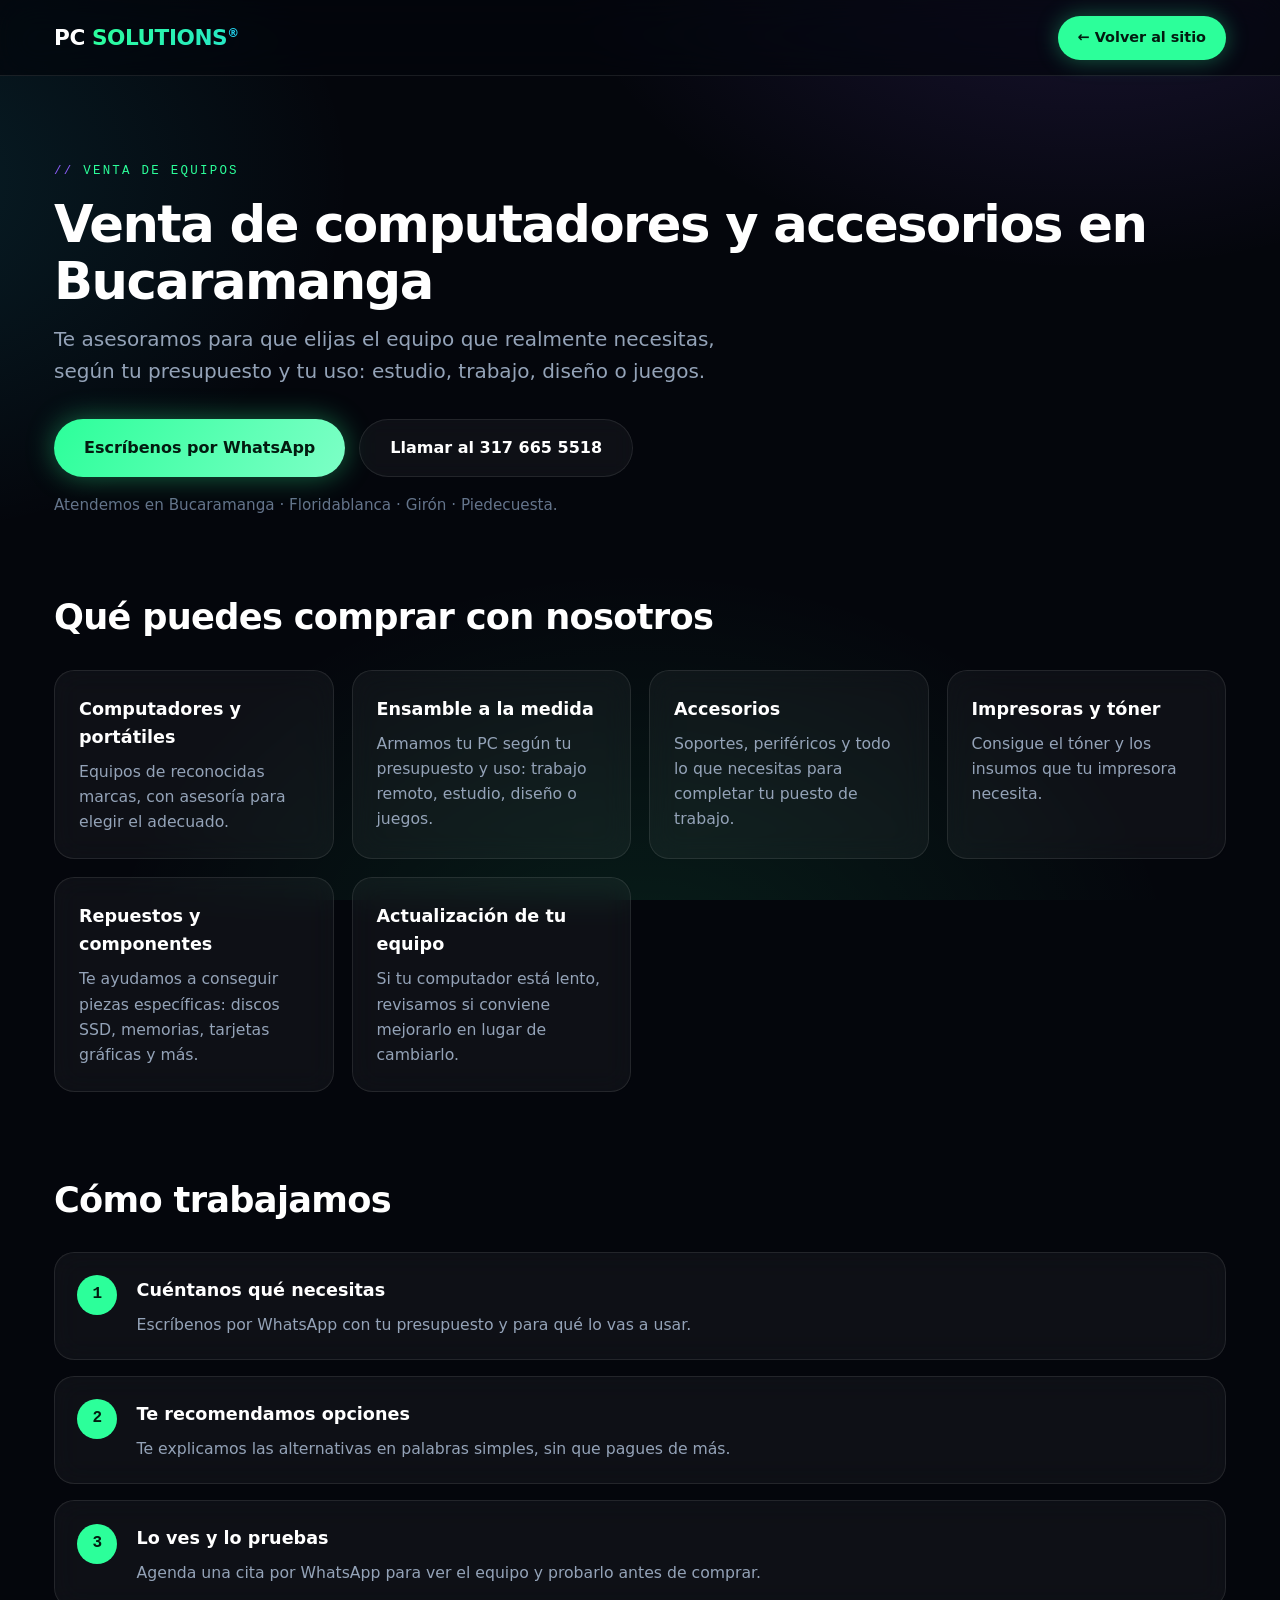
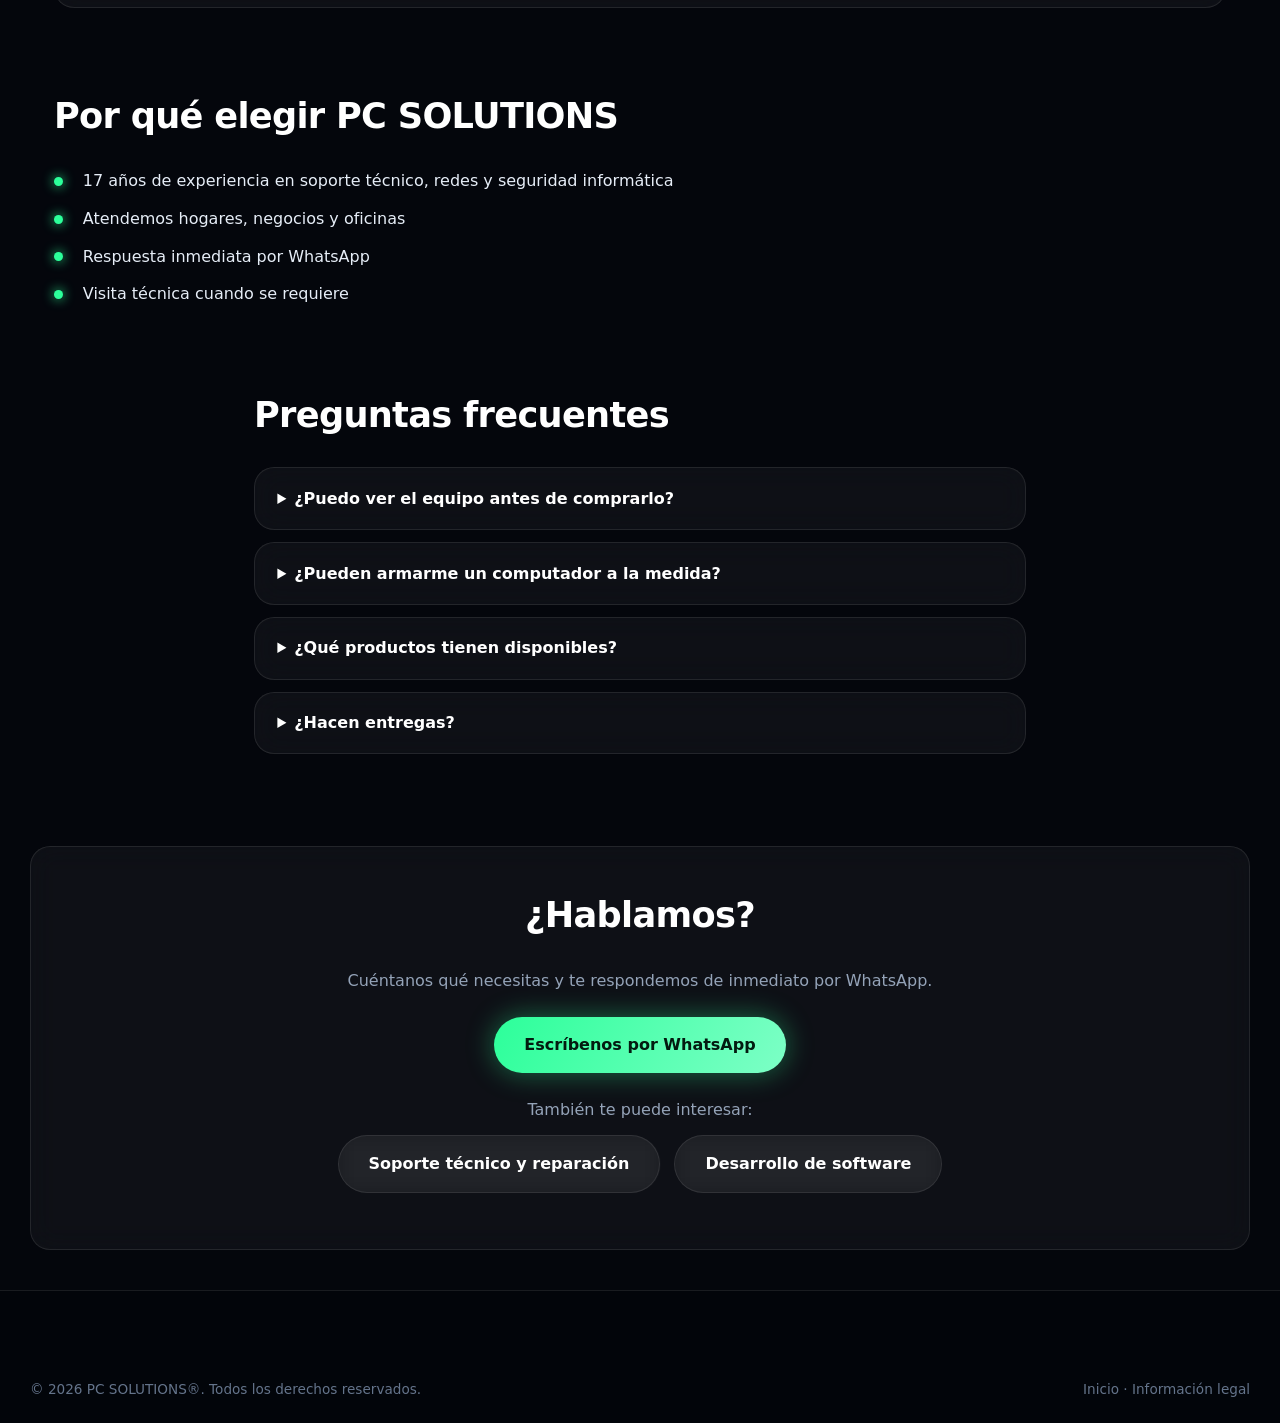
<file: venta-computadores-bucaramanga.html>
<!DOCTYPE html>
<html lang="es">
<head>
  <meta charset="UTF-8" />
  <meta name="viewport" content="width=device-width, initial-scale=1.0" />
  <meta http-equiv="Content-Security-Policy" content="default-src 'self'; script-src 'self'; style-src 'self' 'unsafe-inline' https://fonts.googleapis.com; font-src 'self' https://fonts.gstatic.com; img-src 'self' data: https:; connect-src 'self'; object-src 'none'; base-uri 'self'; form-action 'self';" />
  <meta name="referrer" content="strict-origin-when-cross-origin" />
  <meta name="robots" content="index, follow, max-snippet:-1, max-image-preview:large" />
  <meta name="theme-color" content="#0a0a0a" />
  <title>Venta de computadores y accesorios en Bucaramanga | PC SOLUTIONS®</title>
  <meta name="description" content="Venta de computadores, portátiles, accesorios y repuestos en Bucaramanga, con asesoría para elegir el equipo que necesitas. Ensamble a la medida. Cotiza por WhatsApp." />
  <link rel="canonical" href="https://pcsolutionsbga.netlify.app/venta-computadores-bucaramanga" />
  <meta property="og:title" content="Venta de computadores y accesorios en Bucaramanga | PC SOLUTIONS®" />
  <meta property="og:description" content="Venta de computadores, portátiles, accesorios y repuestos en Bucaramanga, con asesoría para elegir el equipo que necesitas. Ensamble a la medida. Cotiza por WhatsApp." />
  <meta property="og:type" content="website" />
  <meta property="og:locale" content="es_CO" />
  <meta property="og:url" content="https://pcsolutionsbga.netlify.app/venta-computadores-bucaramanga" />
  <meta property="og:site_name" content="PC SOLUTIONS" />
  <meta property="og:image" content="https://pcsolutionsbga.netlify.app/img/og-image.png" />
  <meta name="twitter:card" content="summary_large_image" />
  <link rel="icon" type="image/svg+xml" href="img/favicon.svg" />
  <link rel="preconnect" href="https://fonts.googleapis.com" />
  <link rel="preconnect" href="https://fonts.gstatic.com" crossorigin />
  <link href="https://fonts.googleapis.com/css2?family=Inter:wght@400;500;600;700&family=JetBrains+Mono:wght@400;600&family=Space+Grotesk:wght@500;600;700&display=swap" rel="stylesheet" />
  <link rel="stylesheet" href="css/site.css" />
  <link rel="stylesheet" href="css/paginas.css" />
  <script type="application/ld+json">{"@context": "https://schema.org", "@type": "Service", "name": "Venta de computadores y accesorios", "serviceType": "Venta de computadores y accesorios", "provider": {"@type": "ComputerStore", "@id": "https://pcsolutionsbga.netlify.app/#negocio", "name": "PC SOLUTIONS", "url": "https://pcsolutionsbga.netlify.app/", "telephone": "+573176655518"}, "areaServed": [{"@type": "City", "name": "Bucaramanga"}, {"@type": "City", "name": "Floridablanca"}, {"@type": "City", "name": "Girón"}, {"@type": "City", "name": "Piedecuesta"}], "url": "https://pcsolutionsbga.netlify.app/venta-computadores-bucaramanga", "description": "Venta de computadores, portátiles, accesorios y repuestos en Bucaramanga, con asesoría para elegir el equipo que necesitas. Ensamble a la medida. Cotiza por WhatsApp."}</script>
  <script type="application/ld+json">{"@context": "https://schema.org", "@type": "BreadcrumbList", "itemListElement": [{"@type": "ListItem", "position": 1, "name": "Inicio", "item": "https://pcsolutionsbga.netlify.app/"}, {"@type": "ListItem", "position": 2, "name": "Venta de computadores", "item": "https://pcsolutionsbga.netlify.app/venta-computadores-bucaramanga"}]}</script>
</head>
<body>
  <header id="navbar" class="scrolled">
    <div class="container nav-inner">
      <a href="/" class="logo">PC <span class="accent">SOLUTIONS</span><sup>®</sup></a>
      <a href="/" class="btn-nav">← Volver al sitio</a>
    </div>
  </header>

  <main class="pg">
    <section class="pg-hero">
      <div class="container">
        <p class="section-tag">Venta de equipos</p>
        <h1 class="section-title">Venta de computadores y accesorios en Bucaramanga</h1>
        <p class="pg-intro">Te asesoramos para que elijas el equipo que realmente necesitas, según tu presupuesto y tu uso: estudio, trabajo, diseño o juegos.</p>
        <div class="pg-actions">
          <a class="btn-primary" href="https://wa.me/573176655518?text=Hola%20PC%20SOLUTIONS%2C%20quiero%20cotizar%20un%20computador" target="_blank" rel="noopener noreferrer">Escríbenos por WhatsApp</a>
          <a class="btn-outline" href="tel:+573176655518">Llamar al 317 665 5518</a>
        </div>
        <p class="pg-zonas">Atendemos en Bucaramanga · Floridablanca · Girón · Piedecuesta.</p>
      </div>
    </section>

    <section class="pg-sec">
      <div class="container">
        <h2 class="pg-h2">Qué puedes comprar con nosotros</h2>
        <div class="pg-grid"><div class="pg-card glass"><h3>Computadores y portátiles</h3><p>Equipos de reconocidas marcas, con asesoría para elegir el adecuado.</p></div><div class="pg-card glass"><h3>Ensamble a la medida</h3><p>Armamos tu PC según tu presupuesto y uso: trabajo remoto, estudio, diseño o juegos.</p></div><div class="pg-card glass"><h3>Accesorios</h3><p>Soportes, periféricos y todo lo que necesitas para completar tu puesto de trabajo.</p></div><div class="pg-card glass"><h3>Impresoras y tóner</h3><p>Consigue el tóner y los insumos que tu impresora necesita.</p></div><div class="pg-card glass"><h3>Repuestos y componentes</h3><p>Te ayudamos a conseguir piezas específicas: discos SSD, memorias, tarjetas gráficas y más.</p></div><div class="pg-card glass"><h3>Actualización de tu equipo</h3><p>Si tu computador está lento, revisamos si conviene mejorarlo en lugar de cambiarlo.</p></div></div>
      </div>
    </section>

    <section class="pg-sec">
      <div class="container">
        <h2 class="pg-h2">Cómo trabajamos</h2>
        <ol class="pg-steps"><li class="pg-step glass"><span class="pg-num">1</span><div><h3>Cuéntanos qué necesitas</h3><p>Escríbenos por WhatsApp con tu presupuesto y para qué lo vas a usar.</p></div></li><li class="pg-step glass"><span class="pg-num">2</span><div><h3>Te recomendamos opciones</h3><p>Te explicamos las alternativas en palabras simples, sin que pagues de más.</p></div></li><li class="pg-step glass"><span class="pg-num">3</span><div><h3>Lo ves y lo pruebas</h3><p>Agenda una cita por WhatsApp para ver el equipo y probarlo antes de comprar.</p></div></li></ol>
      </div>
    </section>

    <section class="pg-sec">
      <div class="container">
        <h2 class="pg-h2">Por qué elegir PC SOLUTIONS</h2>
        <ul class="pg-why"><li>17 años de experiencia en soporte técnico, redes y seguridad informática</li><li>Atendemos hogares, negocios y oficinas</li><li>Respuesta inmediata por WhatsApp</li><li>Visita técnica cuando se requiere</li></ul>
      </div>
    </section>

    <section class="pg-sec">
      <div class="container pg-narrow">
        <h2 class="pg-h2">Preguntas frecuentes</h2>
        <details class="pg-faq glass"><summary>¿Puedo ver el equipo antes de comprarlo?</summary><p>Sí. Agenda una cita por WhatsApp para verlo y probarlo.</p></details><details class="pg-faq glass"><summary>¿Pueden armarme un computador a la medida?</summary><p>Sí. Lo armamos según tu presupuesto y tu uso.</p></details><details class="pg-faq glass"><summary>¿Qué productos tienen disponibles?</summary><p>Puedes ver los productos actuales en la sección de productos de nuestro sitio, o consultarnos por WhatsApp.</p></details><details class="pg-faq glass"><summary>¿Hacen entregas?</summary><p>Escríbenos por WhatsApp y coordinamos la entrega o la cita según tu zona.</p></details>
      </div>
    </section>

    <section class="pg-sec">
      <div class="container pg-cta glass">
        <h2 class="pg-h2">¿Hablamos?</h2>
        <p>Cuéntanos qué necesitas y te respondemos de inmediato por WhatsApp.</p>
        <div class="pg-actions">
          <a class="btn-primary" href="https://wa.me/573176655518?text=Hola%20PC%20SOLUTIONS%2C%20quiero%20cotizar%20un%20computador" target="_blank" rel="noopener noreferrer">Escríbenos por WhatsApp</a>
        </div>
        <p class="pg-more">También te puede interesar:</p>
        <div class="pg-actions"><a class="btn-outline" href="/soporte-tecnico-bucaramanga">Soporte técnico y reparación</a><a class="btn-outline" href="/desarrollo-software-bucaramanga">Desarrollo de software</a></div>
      </div>
    </section>
  </main>

  <footer class="footer">
    <div class="container footer-bottom-inner" style="padding:1.5rem 0">
      <p>&copy; <span id="y"></span> PC SOLUTIONS®. Todos los derechos reservados.</p>
      <p><a href="/">Inicio</a> · <a href="/legal">Información legal</a></p>
    </div>
  </footer>
  <script src="js/paginas.js"></script>
</body>
</html>
</file>
<file: css/site.css>
/* ═══════════════════════════════════════════════════════════
   PC SOLUTIONS® — Tema futurista (sitio público)
   ═══════════════════════════════════════════════════════════ */
:root {
  --bg: #04060c;
  --bg2: #070b14;
  --glass: rgba(255,255,255,0.045);
  --glass-2: rgba(255,255,255,0.075);
  --line: rgba(255,255,255,0.09);
  --g: #2cff9a;
  --g-dark: #12c46f;
  --c: #22d3ee;
  --v: #8b5cf6;
  --text: #e6edf7;
  --muted: #94a3b8;
  --dim: #64748b;
  --grad: linear-gradient(120deg, var(--g), var(--c) 55%, var(--v));
  --radius: 20px;
  --navbar-h: 76px;
  --font-h: 'Space Grotesk', 'Inter', system-ui, sans-serif;
  --font-b: 'Inter', system-ui, -apple-system, 'Segoe UI', sans-serif;
  --font-m: 'JetBrains Mono', ui-monospace, 'SFMono-Regular', Consolas, monospace;
}

*, *::before, *::after { box-sizing: border-box; margin: 0; padding: 0; }
[hidden] { display: none !important; }
html { scroll-behavior: smooth; scroll-padding-top: var(--navbar-h); }
body {
  font-family: var(--font-b); background: var(--bg); color: var(--text);
  line-height: 1.6; overflow-x: hidden; -webkit-font-smoothing: antialiased;
}
body::before { /* aurora global */
  content: ''; position: fixed; inset: 0; z-index: -2; pointer-events: none;
  background:
    radial-gradient(900px 600px at 85% -10%, rgba(139,92,246,0.18), transparent 60%),
    radial-gradient(800px 600px at -10% 20%, rgba(34,211,238,0.12), transparent 60%),
    radial-gradient(900px 700px at 50% 110%, rgba(44,255,154,0.10), transparent 60%),
    var(--bg);
}
img { max-width: 100%; display: block; }
a { color: inherit; text-decoration: none; }
button { font-family: inherit; cursor: pointer; border: none; background: none; color: inherit; }
::selection { background: rgba(44,255,154,0.35); color: #fff; }
::-webkit-scrollbar { width: 10px; }
::-webkit-scrollbar-track { background: var(--bg); }
::-webkit-scrollbar-thumb { background: linear-gradient(var(--g), var(--v)); border-radius: 10px; }
:focus-visible { outline: 2px solid var(--c); outline-offset: 3px; border-radius: 8px; }

.container { width: 100%; max-width: 1220px; margin: 0 auto; padding: 0 24px; }
.accent { background: var(--grad); -webkit-background-clip: text; background-clip: text; color: transparent; background-size: 200% auto; animation: shine 6s linear infinite; }
@keyframes shine { to { background-position: 200% center; } }

.ico { width: 1.15em; height: 1.15em; fill: none; stroke: currentColor; stroke-width: 2; stroke-linecap: round; stroke-linejoin: round; vertical-align: -0.2em; flex-shrink: 0; }
.ico-fill { fill: currentColor; stroke: none; }
.ico-lg { width: 2.5rem; height: 2.5rem; }

/* barra de progreso de lectura */
.scroll-progress { position: fixed; top: 0; left: 0; height: 3px; width: 0; z-index: 300; background: var(--grad); box-shadow: 0 0 12px var(--g); }

/* ═══ NAVBAR ═══ */
#navbar { position: fixed; top: 0; left: 0; right: 0; z-index: 200; height: var(--navbar-h); transition: background .3s, border-color .3s, backdrop-filter .3s; border-bottom: 1px solid transparent; }
#navbar.scrolled { background: rgba(4,6,12,0.72); backdrop-filter: blur(18px) saturate(1.4); -webkit-backdrop-filter: blur(18px) saturate(1.4); border-bottom-color: var(--line); }
.nav-inner { display: flex; align-items: center; justify-content: space-between; height: var(--navbar-h); gap: 1.5rem; }
.logo { font-family: var(--font-h); font-weight: 700; font-size: 1.35rem; letter-spacing: -0.02em; color: #fff; white-space: nowrap; }
.logo .accent { animation: none; background-image: linear-gradient(120deg, var(--g), var(--c)); }
.logo sup { font-size: 0.55em; color: var(--c); }
#nav-links { display: flex; gap: 0.25rem; }
#nav-links a { position: relative; padding: 8px 14px; font-size: 0.92rem; color: var(--muted); border-radius: 10px; transition: color .2s; }
#nav-links a:hover, #nav-links a.active { color: #fff; }
#nav-links a.active::after { content: ''; position: absolute; left: 14px; right: 14px; bottom: 2px; height: 2px; background: var(--grad); border-radius: 2px; box-shadow: 0 0 10px var(--g); }
.btn-nav { padding: 10px 20px; border-radius: 100px; font-weight: 600; font-size: 0.9rem; color: #031b10; background: var(--g); box-shadow: 0 0 22px rgba(44,255,154,0.35); transition: transform .2s, box-shadow .2s; white-space: nowrap; }
.btn-nav:hover { transform: translateY(-2px); box-shadow: 0 0 34px rgba(44,255,154,0.6); }
.hamburger { display: none; flex-direction: column; gap: 5px; padding: 8px; }
.hamburger span { width: 24px; height: 2px; background: #fff; border-radius: 2px; transition: .3s; }
.hamburger.open span:nth-child(1) { transform: translateY(7px) rotate(45deg); }
.hamburger.open span:nth-child(2) { opacity: 0; }
.hamburger.open span:nth-child(3) { transform: translateY(-7px) rotate(-45deg); }
.mobile-menu { position: absolute; top: var(--navbar-h); left: 0; right: 0; background: rgba(4,6,12,0.96); backdrop-filter: blur(18px); border-bottom: 1px solid var(--line); display: none; flex-direction: column; padding: 1rem 24px 1.5rem; gap: 0.25rem; }
.mobile-menu.open { display: flex; }
.mob-link { padding: 12px 8px; color: var(--muted); border-bottom: 1px solid var(--line); }
.mob-link:hover { color: #fff; }
.mob-cta { margin-top: 1rem; text-align: center; }

/* ═══ BOTONES ═══ */
.btn-primary, .btn-outline, .btn-whatsapp, .btn-submit, .btn-checkout {
  position: relative; display: inline-flex; align-items: center; justify-content: center; gap: 10px;
  padding: 15px 30px; border-radius: 100px; font-weight: 700; font-size: 1rem; transition: transform .2s, box-shadow .25s, background .25s, border-color .25s; overflow: hidden;
}
.btn-primary, .btn-submit, .btn-checkout, .btn-whatsapp { color: #031b10; background: linear-gradient(120deg, var(--g), #7dffc6); box-shadow: 0 0 28px rgba(44,255,154,0.38); }
.btn-primary::after, .btn-submit::after, .btn-checkout::after, .btn-whatsapp::after { content: ''; position: absolute; top: 0; left: -80%; width: 50%; height: 100%; background: linear-gradient(100deg, transparent, rgba(255,255,255,0.55), transparent); transform: skewX(-20deg); transition: left .6s; }
.btn-primary:hover::after, .btn-submit:hover::after, .btn-checkout:hover::after, .btn-whatsapp:hover::after { left: 130%; }
.btn-primary:hover, .btn-submit:hover, .btn-checkout:hover, .btn-whatsapp:hover { transform: translateY(-3px); box-shadow: 0 0 46px rgba(44,255,154,0.65); }
.btn-outline { color: #fff; border: 1px solid var(--line); background: var(--glass); backdrop-filter: blur(10px); }
.btn-outline:hover { border-color: var(--c); box-shadow: 0 0 26px rgba(34,211,238,0.35); transform: translateY(-3px); }
.btn-submit, .btn-checkout { width: 100%; }
.btn-submit:disabled, .btn-checkout:disabled { opacity: .6; cursor: wait; }

/* ═══ HERO ═══ */
.hero { position: relative; min-height: 100vh; display: flex; align-items: center; padding: calc(var(--navbar-h) + 2rem) 0 5rem; overflow: hidden; isolation: isolate; }
#hero-canvas { position: absolute; inset: 0; width: 100%; height: 100%; z-index: -1; opacity: .9; }
.hero-bg-grid { position: absolute; left: -50%; right: -50%; bottom: -10%; height: 70%; z-index: -2; pointer-events: none;
  background-image: linear-gradient(rgba(44,255,154,0.16) 1px, transparent 1px), linear-gradient(90deg, rgba(34,211,238,0.16) 1px, transparent 1px);
  background-size: 60px 60px; transform: perspective(500px) rotateX(62deg); transform-origin: bottom;
  mask-image: linear-gradient(to top, #000 10%, transparent 85%); -webkit-mask-image: linear-gradient(to top, #000 10%, transparent 85%);
  animation: gridMove 6s linear infinite; }
@keyframes gridMove { to { background-position: 0 60px, 60px 0; } }
.hero-wrap { display: grid; grid-template-columns: 1.15fr 0.85fr; gap: 2rem; align-items: center; }
.hero-badge { display: inline-flex; align-items: center; gap: 10px; font-family: var(--font-m); font-size: 0.78rem; letter-spacing: .08em; text-transform: uppercase; color: var(--g); padding: 8px 16px; border-radius: 100px; border: 1px solid rgba(44,255,154,0.3); background: rgba(44,255,154,0.07); margin-bottom: 1.5rem; }
.hero-badge .ico { width: 15px; height: 15px; }
.hero-badge::before { content: ''; width: 8px; height: 8px; border-radius: 50%; background: var(--g); box-shadow: 0 0 12px var(--g); animation: pulse 1.8s ease-in-out infinite; }
@keyframes pulse { 50% { transform: scale(1.7); opacity: .4; } }
.hero-title { font-family: var(--font-h); font-weight: 700; font-size: clamp(2.4rem, 5vw, 4.5rem); line-height: 1.02; letter-spacing: -0.04em; color: #fff; margin-bottom: 1.5rem; }
.hero-sub { font-size: clamp(1rem, 1.6vw, 1.2rem); color: var(--muted); max-width: 560px; margin-bottom: 2.25rem; }
.hero-actions { display: flex; gap: 14px; flex-wrap: wrap; margin-bottom: 3rem; }
.hero-stats { display: flex; flex-wrap: wrap; gap: 12px; }
.hero-stats .stat-divider { display: none; }
.stat { display: flex; flex-direction: column; padding: 14px 20px; border-radius: 16px; border: 1px solid var(--line); background: var(--glass); backdrop-filter: blur(12px); min-width: 150px; }
.stat-num { font-family: var(--font-h); font-weight: 700; font-size: 1.35rem; color: #fff; }
.stat-label { font-size: 0.8rem; color: var(--muted); }

.hero-visual { position: relative; display: grid; place-items: center; min-height: 420px; }
.orb { position: relative; width: min(420px, 80vw); aspect-ratio: 1; display: grid; place-items: center; }
.ring { position: absolute; inset: 0; border-radius: 50%; border: 1px solid rgba(34,211,238,0.35); }
.ring.r1 { animation: spin 22s linear infinite; border-top-color: var(--g); border-right-color: transparent; box-shadow: 0 0 40px rgba(44,255,154,0.12) inset; }
.ring.r2 { inset: 11%; animation: spin 15s linear infinite reverse; border-color: rgba(139,92,246,0.4); border-bottom-color: var(--v); border-left-color: transparent; }
.ring.r3 { inset: 22%; animation: spin 9s linear infinite; border-style: dashed; border-color: rgba(44,255,154,0.4); }
@keyframes spin { to { transform: rotate(360deg); } }
.orb .core { position: relative; width: 38%; aspect-ratio: 1; border-radius: 50%; display: grid; place-items: center; color: #031b10;
  background: radial-gradient(circle at 30% 30%, #b8ffe0, var(--g) 45%, var(--g-dark)); box-shadow: 0 0 70px rgba(44,255,154,0.7), 0 0 140px rgba(34,211,238,0.35); animation: float 5s ease-in-out infinite; }
.orb .core .ico { width: 46%; height: 46%; stroke-width: 1.7; }
@keyframes float { 50% { transform: translateY(-14px); } }
.dot { position: absolute; width: 10px; height: 10px; border-radius: 50%; background: var(--c); box-shadow: 0 0 16px var(--c); }
.dot.d1 { top: 6%; left: 50%; animation: orbit1 8s linear infinite; }
.dot.d2 { bottom: 8%; right: 14%; background: var(--v); box-shadow: 0 0 16px var(--v); animation: pulse 2.4s infinite; }
.dot.d3 { top: 40%; left: 2%; background: var(--g); box-shadow: 0 0 16px var(--g); animation: pulse 3s infinite; }
@keyframes orbit1 { 50% { transform: translate(40px, 30px); } }
.hero-scroll-hint { position: absolute; bottom: 24px; left: 50%; transform: translateX(-50%); display: flex; flex-direction: column; align-items: center; gap: 8px; font-family: var(--font-m); font-size: 0.7rem; letter-spacing: .2em; text-transform: uppercase; color: var(--dim); }
.scroll-arrow { width: 1px; height: 38px; background: linear-gradient(var(--g), transparent); animation: drip 2s ease-in-out infinite; }
@keyframes drip { 0% { transform: scaleY(0); transform-origin: top; } 50% { transform: scaleY(1); transform-origin: top; } 51% { transform-origin: bottom; } 100% { transform: scaleY(0); transform-origin: bottom; } }

/* ═══ MARCAS (cinta) ═══ */
.brands { padding: 2.2rem 0; border-block: 1px solid var(--line); background: rgba(255,255,255,0.02); overflow: hidden; }
.brands-label { text-align: center; font-family: var(--font-m); font-size: 0.72rem; letter-spacing: .22em; text-transform: uppercase; color: var(--dim); margin-bottom: 1.2rem; }
.marquee { overflow: hidden; mask-image: linear-gradient(90deg, transparent, #000 12%, #000 88%, transparent); -webkit-mask-image: linear-gradient(90deg, transparent, #000 12%, #000 88%, transparent); }
.brands-grid { display: flex; gap: 4rem; width: max-content; animation: marquee 28s linear infinite; }
@keyframes marquee { to { transform: translateX(-50%); } }
.brand-item { font-family: var(--font-h); font-weight: 700; font-size: 1.6rem; letter-spacing: .12em; color: rgba(255,255,255,0.28); transition: color .3s, text-shadow .3s; white-space: nowrap; }
.brand-item:hover { color: var(--g); text-shadow: 0 0 22px var(--g); }

/* ═══ SECCIONES ═══ */
section { position: relative; }
.section-header { text-align: center; margin-bottom: 3.5rem; }
.section-tag { display: inline-block; font-family: var(--font-m); font-size: 0.78rem; letter-spacing: .18em; text-transform: uppercase; color: var(--g); margin-bottom: 0.9rem; }
.section-tag::before { content: '// '; color: var(--v); }
.section-title { font-family: var(--font-h); font-weight: 700; font-size: clamp(2rem, 4.2vw, 3.2rem); line-height: 1.1; letter-spacing: -0.03em; color: #fff; margin-bottom: 0.9rem; }
.section-sub { color: var(--muted); font-size: 1.05rem; max-width: 640px; margin-inline: auto; }
.contact-info .section-sub { margin-inline: 0; }

/* tarjetas de vidrio con brillo que sigue al cursor */
.glass { position: relative; border-radius: var(--radius); border: 1px solid var(--line); background: var(--glass); backdrop-filter: blur(14px); -webkit-backdrop-filter: blur(14px); overflow: hidden; transition: transform .3s ease, border-color .3s, box-shadow .3s; }
.glass::before { content: ''; position: absolute; inset: 0; pointer-events: none; opacity: 0; transition: opacity .3s;
  background: radial-gradient(420px circle at var(--mx, 50%) var(--my, 50%), rgba(44,255,154,0.13), transparent 45%); }
.glass:hover { border-color: rgba(44,255,154,0.45); box-shadow: 0 18px 50px rgba(0,0,0,0.5), 0 0 34px rgba(44,255,154,0.12); }
.glass:hover::before { opacity: 1; }

/* ═══ QUIÉNES SOMOS ═══ */
.about { padding: 7rem 0; }
.about-grid { display: grid; grid-template-columns: 1fr; gap: 3rem; align-items: center; }
.about-grid.has-img { grid-template-columns: 1.1fr 0.9fr; }
.about-p { color: var(--muted); font-size: 1.08rem; line-height: 1.85; margin-bottom: 1rem; }
.about-text .section-title { text-align: left; }
.about-img { width: 100%; border-radius: var(--radius); border: 1px solid var(--line); aspect-ratio: 4/3; object-fit: cover; box-shadow: 0 0 60px rgba(139,92,246,0.2); }

/* ═══ PRODUCTOS ═══ */
.products { padding: 7rem 0; }
.filter-tabs { display: flex; flex-wrap: wrap; gap: 10px; justify-content: center; margin-bottom: 3rem; }
.filter-btn { padding: 10px 22px; border-radius: 100px; border: 1px solid var(--line); background: var(--glass); color: var(--muted); font-weight: 600; font-size: 0.9rem; transition: .25s; }
.filter-btn:hover { color: #fff; border-color: var(--c); }
.filter-btn.active { color: #031b10; background: var(--g); border-color: var(--g); box-shadow: 0 0 24px rgba(44,255,154,0.45); }
.products-grid { display: grid; grid-template-columns: repeat(auto-fill, minmax(290px, 1fr)); gap: 1.6rem; }
.loading-products { grid-column: 1/-1; text-align: center; padding: 3rem 1rem; color: var(--muted); display: flex; flex-direction: column; align-items: center; gap: 1rem; }
.loading-spinner { width: 42px; height: 42px; border-radius: 50%; border: 3px solid var(--line); border-top-color: var(--g); animation: spin 0.9s linear infinite; }
.product-card { cursor: pointer; display: flex; flex-direction: column; }
.product-img-wrap { position: relative; aspect-ratio: 4/3; overflow: hidden; background: #0b101b; }
.product-img-wrap img { width: 100%; height: 100%; object-fit: cover; transition: transform .7s ease; }
.product-card:hover .product-img-wrap img { transform: scale(1.08); }
.product-img-wrap::after { content: ''; position: absolute; inset: 0; background: linear-gradient(to top, rgba(4,6,12,0.65), transparent 50%); pointer-events: none; }
.product-badge { position: absolute; top: 14px; left: 14px; z-index: 2; font-family: var(--font-m); font-size: 0.7rem; letter-spacing: .06em; text-transform: uppercase; padding: 5px 12px; border-radius: 100px; color: #031b10; background: var(--g); box-shadow: 0 0 18px rgba(44,255,154,0.55); }
.badge-red { background: #ff4d6d; color: #fff; box-shadow: 0 0 18px rgba(255,77,109,0.55); }
.badge-dark { background: #fff; color: #05070d; box-shadow: none; }
.product-info { padding: 1.3rem 1.4rem 1.5rem; display: flex; flex-direction: column; flex: 1; position: relative; z-index: 1; }
.product-cat { font-family: var(--font-m); font-size: 0.7rem; letter-spacing: .15em; text-transform: uppercase; color: var(--c); margin-bottom: .4rem; }
.product-name { font-family: var(--font-h); font-size: 1.2rem; font-weight: 600; line-height: 1.25; color: #fff; margin-bottom: .55rem; }
.product-specs { font-size: 0.82rem; color: var(--muted); margin-bottom: 1.1rem; flex: 1; }
.product-footer { display: flex; justify-content: space-between; align-items: flex-end; gap: 10px; }
.product-price { font-family: var(--font-h); font-weight: 700; font-size: 1.5rem; color: var(--g); text-shadow: 0 0 22px rgba(44,255,154,0.45); }
.product-price.ask { font-size: 1.05rem; color: var(--c); text-shadow: 0 0 22px rgba(34,211,238,0.45); }
.product-old-price { font-size: 0.85rem; color: var(--dim); text-decoration: line-through; }
.btn-cart { width: 46px; height: 46px; border-radius: 14px; display: grid; place-items: center; color: #031b10; background: var(--g); box-shadow: 0 0 20px rgba(44,255,154,0.4); transition: .25s; flex-shrink: 0; }
.btn-cart:hover { transform: scale(1.1) rotate(-6deg); box-shadow: 0 0 34px rgba(44,255,154,0.75); }
.btn-cart.ask { background: var(--glass-2); color: var(--c); border: 1px solid rgba(34,211,238,0.4); box-shadow: none; }
.products-cta { text-align: center; margin-top: 3rem; }

/* ═══ MODAL DE PRODUCTO ═══ */
.pmodal { position: fixed; inset: 0; z-index: 400; display: none; align-items: center; justify-content: center; padding: 20px; background: rgba(2,4,9,0.82); backdrop-filter: blur(10px); }
.pmodal.open { display: flex; animation: fadeIn .25s ease; }
@keyframes fadeIn { from { opacity: 0; } }
.pm-box { position: relative; width: min(1040px, 100%); max-height: 92vh; overflow: auto; border-radius: 26px; border: 1px solid rgba(44,255,154,0.28); background: rgba(8,12,22,0.96); box-shadow: 0 0 80px rgba(44,255,154,0.12), 0 40px 100px rgba(0,0,0,0.7); display: grid; grid-template-columns: 1.05fr 0.95fr; animation: rise .35s ease; }
@keyframes rise { from { transform: translateY(24px) scale(.97); opacity: 0; } }
.pm-close { position: absolute; top: 14px; right: 14px; z-index: 5; width: 42px; height: 42px; border-radius: 50%; display: grid; place-items: center; background: rgba(255,255,255,0.08); border: 1px solid var(--line); transition: .2s; }
.pm-close:hover { background: rgba(255,77,109,0.2); border-color: #ff4d6d; transform: rotate(90deg); }
.pm-gallery { padding: 22px; display: flex; flex-direction: column; gap: 12px; }
.pm-main { aspect-ratio: 1/1; border-radius: 18px; overflow: hidden; background: #0b101b; border: 1px solid var(--line); display: grid; place-items: center; }
.pm-main img { width: 100%; height: 100%; object-fit: contain; }
.pm-thumbs { display: flex; gap: 10px; flex-wrap: wrap; }
.pm-thumb { width: 74px; height: 74px; border-radius: 12px; overflow: hidden; border: 2px solid transparent; opacity: .6; transition: .2s; background: #0b101b; }
.pm-thumb img { width: 100%; height: 100%; object-fit: cover; }
.pm-thumb:hover { opacity: 1; }
.pm-thumb.active { border-color: var(--g); opacity: 1; box-shadow: 0 0 18px rgba(44,255,154,0.4); }
.pm-info { padding: 34px 30px 30px 8px; display: flex; flex-direction: column; gap: 14px; }
.pm-info .product-name { font-size: 1.7rem; margin: 0; }
.pm-price { font-family: var(--font-h); font-size: 2.1rem; font-weight: 700; color: var(--g); text-shadow: 0 0 26px rgba(44,255,154,0.5); }
.pm-price.ask { font-size: 1.4rem; color: var(--c); text-shadow: none; }
.pm-specs { font-family: var(--font-m); font-size: 0.78rem; color: var(--c); padding: 10px 14px; border-radius: 12px; background: rgba(34,211,238,0.07); border: 1px solid rgba(34,211,238,0.2); }
.pm-desc { color: var(--muted); font-size: 0.95rem; white-space: pre-line; line-height: 1.7; }
.pm-actions { display: flex; flex-direction: column; gap: 10px; margin-top: auto; padding-top: 6px; }
.pm-actions .btn-primary, .pm-actions .btn-outline { width: 100%; padding: 14px 20px; }
.pm-note { font-size: 0.78rem; color: var(--dim); }

/* ═══ BANNER CTA ═══ */
.cta-banner { padding: 4.5rem 0; }
.cta-inner { isolation: isolate; display: flex; justify-content: space-between; align-items: center; gap: 2rem; flex-wrap: wrap; padding: 2.8rem 3rem; border-radius: 28px; border: 1px solid rgba(44,255,154,0.28);
  background: linear-gradient(120deg, rgba(44,255,154,0.12), rgba(34,211,238,0.08) 50%, rgba(139,92,246,0.14)); position: relative; overflow: hidden; }
.cta-inner::before { content: ''; position: absolute; inset: -2px; background: conic-gradient(from 0deg, transparent, rgba(44,255,154,0.35), transparent 30%); animation: spin 8s linear infinite; z-index: -1; }
.cta-inner::after { content: ''; position: absolute; inset: 1px; border-radius: 27px; background: rgba(5,8,16,0.88); z-index: -1; }
.cta-inner h2 { font-family: var(--font-h); font-size: clamp(1.5rem, 3vw, 2.2rem); color: #fff; letter-spacing: -0.02em; }
.cta-inner p { color: var(--muted); margin-top: .3rem; }

/* ═══ SERVICIOS ═══ */
.services { padding: 7rem 0; }
.services-grid { display: grid; grid-template-columns: repeat(auto-fit, minmax(300px, 1fr)); gap: 1.5rem; }
.service-card { padding: 2rem; display: flex; flex-direction: column; gap: .5rem; }
.service-icon { width: 58px; height: 58px; display: grid; place-items: center; border-radius: 16px; margin-bottom: .8rem; color: var(--g); background: rgba(44,255,154,0.09); border: 1px solid rgba(44,255,154,0.3); box-shadow: 0 0 26px rgba(44,255,154,0.15) inset; transition: .3s; }
.service-icon .ico { width: 28px; height: 28px; }
.service-card:hover .service-icon { transform: translateY(-4px) rotate(-6deg); box-shadow: 0 0 30px rgba(44,255,154,0.5); }
.service-card h3 { font-family: var(--font-h); font-size: 1.25rem; color: #fff; }
.service-card p { color: var(--muted); font-size: 0.95rem; flex: 1; }
.service-link { margin-top: .8rem; font-weight: 600; font-size: 0.92rem; color: var(--c); }
.service-link:hover { color: var(--g); }

/* ═══ DESARROLLO A LA MEDIDA ═══ */
.dev { padding: 7rem 0; background: linear-gradient(180deg, transparent, rgba(139,92,246,0.06), transparent); }
.dev-top { display: grid; grid-template-columns: 1fr 1fr; gap: 3rem; align-items: center; margin-bottom: 3.5rem; }
.dev-top .section-title { text-align: left; }
.dev-top .section-sub { margin: 0 0 1.6rem; }
.terminal { border-radius: 18px; border: 1px solid rgba(139,92,246,0.4); background: rgba(6,8,16,0.9); box-shadow: 0 0 60px rgba(139,92,246,0.22); overflow: hidden; font-family: var(--font-m); font-size: 0.85rem; }
.terminal-bar { display: flex; gap: 7px; padding: 12px 16px; background: rgba(255,255,255,0.04); border-bottom: 1px solid var(--line); align-items: center; }
.terminal-bar i { width: 11px; height: 11px; border-radius: 50%; background: #ff5f57; }
.terminal-bar i:nth-child(2) { background: #febc2e; } .terminal-bar i:nth-child(3) { background: #28c840; }
.terminal-bar span { margin-left: 10px; color: var(--dim); font-size: 0.75rem; }
.terminal pre { padding: 20px 22px; color: var(--muted); line-height: 1.9; white-space: pre-wrap; }
.terminal .k { color: var(--v); } .terminal .s { color: var(--g); } .terminal .c { color: var(--c); }
.terminal .cursor { display: inline-block; width: 9px; height: 1em; background: var(--g); vertical-align: -2px; animation: blink 1s steps(2) infinite; }
@keyframes blink { 50% { opacity: 0; } }
.projects-grid { display: grid; grid-template-columns: repeat(auto-fit, minmax(320px, 1fr)); gap: 1.5rem; }
.project-card { padding: 2rem; display: flex; flex-direction: column; gap: .8rem; }
.project-tag { align-self: flex-start; font-family: var(--font-m); font-size: 0.7rem; letter-spacing: .08em; text-transform: uppercase; padding: 5px 12px; border-radius: 100px; color: var(--v); background: rgba(139,92,246,0.12); border: 1px solid rgba(139,92,246,0.35); }
.project-card h3 { font-family: var(--font-h); font-size: 1.5rem; color: #fff; }
.project-card p { color: var(--muted); font-size: 0.95rem; flex: 1; }
.project-tech { font-family: var(--font-m); font-size: 0.78rem; color: var(--c); }
.project-img { width: calc(100% + 4rem); margin: -2rem -2rem .6rem; aspect-ratio: 16/9; object-fit: cover; }
.project-link { display: inline-flex; align-items: center; gap: 8px; font-weight: 600; color: var(--g); }
.project-link:hover { text-shadow: 0 0 16px var(--g); }

/* ═══ OPINIONES ═══ */
.testimonials { padding: 7rem 0; }
.testimonials-grid { display: grid; grid-template-columns: repeat(auto-fit, minmax(300px, 1fr)); gap: 1.5rem; }
.testimonial-card { padding: 2rem; }
.stars { color: #ffd166; letter-spacing: 3px; margin-bottom: .9rem; text-shadow: 0 0 14px rgba(255,209,102,0.5); }
.testimonial-text { color: var(--text); font-size: 1rem; margin-bottom: 1.4rem; }
.testimonial-author { display: flex; gap: 12px; align-items: center; }
.author-avatar { width: 44px; height: 44px; border-radius: 50%; display: grid; place-items: center; font-weight: 700; color: #031b10; background: var(--grad); }
.author-name { font-weight: 600; color: #fff; }
.author-role { font-size: 0.82rem; color: var(--muted); }

/* ═══ CONTACTO ═══ */
.contact { padding: 7rem 0; }
.contact-grid { display: grid; grid-template-columns: 1fr 1.1fr; gap: 4rem; align-items: start; }
.contact-info .section-title { text-align: left; }
.contact-items { display: flex; flex-direction: column; gap: 1.2rem; margin: 2rem 0; }
.contact-item { display: flex; gap: 16px; align-items: flex-start; }
.contact-icon { width: 46px; height: 46px; border-radius: 14px; display: grid; place-items: center; color: var(--g); background: rgba(44,255,154,0.09); border: 1px solid rgba(44,255,154,0.28); flex-shrink: 0; }
.contact-icon .ico { width: 20px; height: 20px; }
.ci-label { font-family: var(--font-m); font-size: 0.7rem; letter-spacing: .14em; text-transform: uppercase; color: var(--dim); }
.ci-value { color: #fff; font-size: 1rem; }
.social-links { display: flex; gap: 10px; }
.social-btn { width: 46px; height: 46px; border-radius: 14px; display: inline-flex; align-items: center; justify-content: center; border: 1px solid var(--line); background: var(--glass); color: var(--muted); transition: .25s; }
.social-btn:hover { color: var(--g); border-color: var(--g); box-shadow: 0 0 22px rgba(44,255,154,0.4); transform: translateY(-3px); }
.map-wrap { margin-top: 2rem; border-radius: var(--radius); overflow: hidden; border: 1px solid var(--line); position: relative; background: var(--bg2); }
.map-wrap iframe { width: 100%; height: 260px; border: 0; display: block; filter: invert(0.92) hue-rotate(180deg) saturate(0.8) contrast(0.95); }
.map-link { position: absolute; right: 12px; bottom: 12px; display: inline-flex; align-items: center; gap: 6px; background: var(--g); color: #031b10; font-weight: 700; font-size: 0.85rem; padding: 8px 16px; border-radius: 100px; box-shadow: 0 0 20px rgba(44,255,154,0.5); }
.contact-form-wrap { padding: 2.4rem; border-radius: 26px; border: 1px solid var(--line); background: var(--glass); backdrop-filter: blur(16px); box-shadow: 0 0 80px rgba(34,211,238,0.07); }
.contact-form h3 { font-family: var(--font-h); font-size: 1.5rem; color: #fff; margin-bottom: 1.4rem; }
.form-row { display: grid; grid-template-columns: 1fr 1fr; gap: 1rem; }
.form-group { margin-bottom: 1.1rem; display: flex; flex-direction: column; gap: 6px; }
.form-group label { font-size: 0.82rem; font-weight: 600; color: var(--muted); }
input, select, textarea { font-family: inherit; font-size: 0.95rem; width: 100%; padding: 13px 16px; border-radius: 14px; color: #fff; background: rgba(255,255,255,0.045); border: 1px solid var(--line); transition: border-color .2s, box-shadow .2s, background .2s; }
select option { background: #0a0f1b; color: #fff; }
input::placeholder, textarea::placeholder { color: var(--dim); }
input:focus, select:focus, textarea:focus { outline: none; border-color: var(--g); box-shadow: 0 0 0 3px rgba(44,255,154,0.16), 0 0 22px rgba(44,255,154,0.2); background: rgba(255,255,255,0.07); }
textarea { resize: vertical; }
.hp-field { position: absolute; left: -9999px; top: -9999px; opacity: 0; height: 0; overflow: hidden; }
.consent { display: flex; gap: 10px; align-items: flex-start; font-size: 0.82rem; color: var(--muted); line-height: 1.5; margin: .25rem 0 1rem; cursor: pointer; }
.consent input { width: auto; margin-top: 3px; accent-color: var(--g); flex-shrink: 0; }
.consent a { color: var(--g); text-decoration: underline; }
.consent-sm { font-size: 0.74rem; margin: .25rem 0; }
.ts-box { min-height: 0; margin-bottom: .5rem; }
.form-success, .form-error { display: flex; align-items: flex-start; gap: 8px; margin-top: 1rem; padding: 12px 16px; border-radius: 14px; font-size: 0.9rem; }
.form-success { color: var(--g); background: rgba(44,255,154,0.09); border: 1px solid rgba(44,255,154,0.3); }
.form-error { color: #ff8fa3; background: rgba(255,77,109,0.09); border: 1px solid rgba(255,77,109,0.3); }

/* ═══ FOOTER ═══ */
.footer { border-top: 1px solid var(--line); background: rgba(3,5,10,0.8); padding-top: 4rem; }
.footer-inner { display: grid; grid-template-columns: 1.6fr 1fr 1fr 1.2fr; gap: 3rem; padding-bottom: 3rem; }
.footer-brand p { color: var(--muted); font-size: 0.92rem; margin-top: 1rem; max-width: 320px; }
.footer-links h4 { font-family: var(--font-m); font-size: 0.74rem; letter-spacing: .18em; text-transform: uppercase; color: var(--g); margin-bottom: 1rem; }
.footer-links ul { list-style: none; display: flex; flex-direction: column; gap: .6rem; }
.footer-links a, .footer-links span { color: var(--muted); font-size: 0.92rem; transition: color .2s; }
.footer-links a:hover { color: var(--g); }
.footer-bottom { border-top: 1px solid var(--line); padding: 1.4rem 0; }
.footer-bottom-inner { display: flex; justify-content: space-between; flex-wrap: wrap; gap: 1rem; font-size: 0.85rem; color: var(--dim); }
.footer-bottom-links { display: flex; gap: 1.5rem; }
.footer-bottom-links a:hover { color: var(--g); }

/* ═══ FLOTANTES ═══ */
.whatsapp-float { position: fixed; right: 22px; bottom: 22px; z-index: 150; width: 60px; height: 60px; border-radius: 50%; display: grid; place-items: center; color: #031b10; background: var(--g); box-shadow: 0 0 0 0 rgba(44,255,154,0.6), 0 10px 30px rgba(0,0,0,0.5); animation: ring 2.4s infinite; transition: transform .2s; }
.whatsapp-float:hover { transform: scale(1.1); }
@keyframes ring { 70% { box-shadow: 0 0 0 20px rgba(44,255,154,0), 0 10px 30px rgba(0,0,0,0.5); } 100% { box-shadow: 0 0 0 0 rgba(44,255,154,0), 0 10px 30px rgba(0,0,0,0.5); } }
.cart-btn-float { position: fixed; right: 22px; bottom: 96px; z-index: 150; display: inline-flex; align-items: center; gap: 8px; padding: 12px 18px; border-radius: 100px; border: 1px solid rgba(44,255,154,0.4); background: rgba(4,6,12,0.82); backdrop-filter: blur(12px); color: var(--g); font-weight: 700; box-shadow: 0 0 24px rgba(44,255,154,0.2); transition: .2s; }
.cart-btn-float:hover { transform: translateY(-3px); box-shadow: 0 0 36px rgba(44,255,154,0.5); }
.cart-count-badge { background: var(--g); color: #031b10; min-width: 24px; height: 24px; border-radius: 12px; display: grid; place-items: center; font-size: 0.8rem; padding: 0 6px; }
.cart-toast { position: fixed; left: 50%; bottom: 30px; transform: translate(-50%, 140%); z-index: 500; padding: 14px 24px; border-radius: 100px; background: rgba(4,6,12,0.95); border: 1px solid rgba(44,255,154,0.5); color: #fff; box-shadow: 0 0 30px rgba(44,255,154,0.3); transition: transform .35s cubic-bezier(.2,1.2,.4,1); max-width: 90vw; font-size: .92rem; }
.cart-toast.show { transform: translate(-50%, 0); }

/* ═══ CARRITO ═══ */
.cart-overlay { position: fixed; inset: 0; z-index: 350; background: rgba(2,4,9,0.7); backdrop-filter: blur(4px); opacity: 0; pointer-events: none; transition: opacity .3s; }
.cart-overlay.open { opacity: 1; pointer-events: auto; }
.cart-sidebar { position: fixed; top: 0; right: 0; bottom: 0; z-index: 360; width: min(430px, 100vw); display: flex; flex-direction: column; background: rgba(7,10,18,0.97); border-left: 1px solid rgba(44,255,154,0.25); box-shadow: -20px 0 80px rgba(0,0,0,0.6); transform: translateX(105%); transition: transform .4s cubic-bezier(.2,.9,.3,1); }
.cart-sidebar.open { transform: none; }
.cart-header { display: flex; justify-content: space-between; align-items: center; padding: 20px 22px; border-bottom: 1px solid var(--line); }
.cart-header h3 { display: flex; align-items: center; gap: 8px; font-family: var(--font-h); color: #fff; }
.cart-close { width: 38px; height: 38px; border-radius: 12px; display: grid; place-items: center; border: 1px solid var(--line); color: var(--muted); }
.cart-close:hover { color: #ff8fa3; border-color: #ff4d6d; }
.cart-items { flex: 1; overflow-y: auto; padding: 14px 22px; }
.cart-empty { display: flex; flex-direction: column; align-items: center; gap: .75rem; padding: 4rem 0; color: var(--muted); }
.cart-empty .ico { width: 3rem; height: 3rem; color: var(--dim); }
.cart-item { display: flex; gap: 14px; padding: 14px 0; border-bottom: 1px solid var(--line); align-items: center; }
.cart-item-img { width: 66px; height: 66px; border-radius: 12px; object-fit: cover; background: #0b101b; }
.cart-item-info { flex: 1; min-width: 0; }
.cart-item-name { font-size: 0.9rem; font-weight: 600; color: #fff; line-height: 1.3; }
.cart-item-price { color: var(--g); font-weight: 700; margin: 2px 0 6px; }
.cart-item-controls { display: flex; align-items: center; gap: 10px; }
.qty-btn { width: 28px; height: 28px; border-radius: 8px; border: 1px solid var(--line); color: #fff; display: grid; place-items: center; }
.qty-btn:hover { border-color: var(--g); color: var(--g); }
.cart-item-remove { color: var(--dim); padding: 6px; }
.cart-item-remove:hover { color: #ff8fa3; }
.cart-footer { padding: 18px 22px 22px; border-top: 1px solid var(--line); max-height: 62vh; overflow-y: auto; }
.cart-summary { margin-bottom: 14px; }
.cart-row { display: flex; justify-content: space-between; color: var(--muted); font-size: 0.92rem; padding: 3px 0; }
.cart-total-row { color: #fff; font-weight: 700; font-size: 1.2rem; }
.cart-total-row span:last-child { color: var(--g); }
.cart-form { display: flex; flex-direction: column; gap: 8px; margin-bottom: 12px; }
.cart-form input, .cart-form textarea { padding: 11px 14px; font-size: 0.9rem; }
.cart-error { color: #ff8fa3; font-size: 0.82rem; }
.btn-clear-cart { width: 100%; margin-top: 10px; padding: 10px; color: var(--dim); font-size: 0.85rem; }
.btn-clear-cart:hover { color: #ff8fa3; }

/* ═══ LEGAL ═══ */
.legal-page { padding: calc(var(--navbar-h) + 3rem) 0 4rem; min-height: 70vh; }
.legal-container { max-width: 820px; }
.legal-tabs { display: flex; gap: .75rem; flex-wrap: wrap; margin-bottom: 2rem; }
.legal-tabs a { padding: 8px 18px; border-radius: 100px; border: 1px solid var(--line); color: var(--muted); font-size: 0.9rem; }
.legal-tabs a.active, .legal-tabs a:hover { border-color: var(--g); color: var(--g); }
.legal-container .section-title { text-align: left; margin-bottom: 1.5rem; }
.legal-body h2 { font-family: var(--font-h); font-size: 1.15rem; margin: 2rem 0 .5rem; color: #fff; }
.legal-body p { color: var(--muted); line-height: 1.85; white-space: pre-line; }
.legal-note { margin-top: 2.5rem; font-size: .8rem; color: var(--dim); }

/* ═══ REVELADO AL HACER SCROLL ═══ */
.reveal { opacity: 0; transform: translateY(28px); transition: opacity .7s ease, transform .7s ease; }
.reveal.visible { opacity: 1; transform: none; }

/* ═══ RESPONSIVE ═══ */
@media (max-width: 1024px) {
  .hero-wrap { grid-template-columns: 1fr; }
  .hero-visual { min-height: 0; order: 2; margin-top: 1rem; }
  .orb { width: min(240px, 60vw); }
  .contact-grid, .dev-top { grid-template-columns: 1fr; gap: 2.5rem; }
  .footer-inner { grid-template-columns: 1fr 1fr; }
  .about-grid.has-img { grid-template-columns: 1fr; }
}
@media (max-width: 860px) {
  #nav-links, .btn-nav:not(.mob-cta) { display: none; }
  .hamburger { display: flex; }
  .pm-box { grid-template-columns: 1fr; }
  .pm-info { padding: 4px 24px 28px; }
  .pm-gallery { padding-bottom: 8px; }
}
@media (max-width: 600px) {
  .container { padding: 0 18px; }
  .form-row { grid-template-columns: 1fr; }
  .footer-inner { grid-template-columns: 1fr; gap: 2rem; }
  .cta-inner { padding: 2rem 1.5rem; }
  .contact-form-wrap { padding: 1.5rem; }
  .hero { padding-top: calc(var(--navbar-h) + 1rem); }
  .hero-scroll-hint { display: none; }
  .stat { min-width: 0; flex: 1 1 140px; }
  .cart-btn-float { bottom: 92px; }
}
@media (prefers-reduced-motion: reduce) {
  *, *::before, *::after { animation: none !important; transition: none !important; scroll-behavior: auto !important; }
  .reveal { opacity: 1; transform: none; }
}

/* Reseñas de Google */
.google-box { display: flex; flex-wrap: wrap; align-items: center; justify-content: center; gap: 1.5rem 2.5rem; margin-bottom: 2.5rem; }
.g-score { display: flex; align-items: center; gap: 14px; padding: 14px 24px; border-radius: 18px; border: 1px solid var(--line); background: var(--glass); backdrop-filter: blur(12px); }
.g-num { font-family: var(--font-h); font-weight: 700; font-size: 2.6rem; line-height: 1; color: #fff; text-shadow: 0 0 24px rgba(255,209,102,0.5); }
.g-count { font-size: 0.82rem; color: var(--muted); }
.g-actions { display: flex; gap: 12px; flex-wrap: wrap; justify-content: center; }
.g-actions .btn-primary, .g-actions .btn-outline { padding: 12px 24px; font-size: 0.92rem; }
.author-name a:hover { color: var(--g); }

/* Campos con error (coral, contrasta con el verde/cian/violeta) */
.form-group.has-error input, .form-group.has-error textarea, .form-group.has-error select {
  border-color: #ff4d6d; background: rgba(255,77,109,0.08); box-shadow: 0 0 0 3px rgba(255,77,109,0.25), 0 0 22px rgba(255,77,109,0.25);
  animation: campoError .4s ease;
}
.form-group.has-error label { color: #ff8fa3; }
.consent.has-error { padding: 10px 12px; border-radius: 12px; border: 1px solid #ff4d6d; background: rgba(255,77,109,0.08); box-shadow: 0 0 0 3px rgba(255,77,109,0.2); }
.field-error { display: block; color: #ff8fa3; font-size: 0.8rem; font-weight: 600; margin-top: 4px; }
.field-error::before { content: "▲ "; font-size: 0.7em; }
.form-error { font-weight: 600; border-color: #ff4d6d; box-shadow: 0 0 20px rgba(255,77,109,0.2); }
@keyframes campoError { 0%,100% { transform: translateX(0); } 25% { transform: translateX(-5px); } 75% { transform: translateX(5px); } }
@media (prefers-reduced-motion: reduce) { .form-group.has-error input, .form-group.has-error textarea { animation: none; } }
.consent + .field-error { margin: -0.6rem 0 1rem 2px; }
</file>
<file: css/paginas.css>
/* Páginas de servicios (SEO) */
.pg { padding-top: calc(var(--navbar-h) + 2rem); }
.pg-hero { padding: 3rem 0 2rem; }
.pg-intro { font-size: clamp(1.05rem, 1.8vw, 1.25rem); color: var(--muted); max-width: 720px; margin: 0 0 2rem; }
.pg-actions { display: flex; gap: 14px; flex-wrap: wrap; margin: 0 0 1rem; }
.pg-zonas { color: var(--dim); font-size: .95rem; margin-top: .5rem; }
.pg-sec { padding: 2.5rem 0; }
.pg-h2 { font-family: var(--font-h); font-weight: 700; font-size: clamp(1.5rem, 3vw, 2.2rem); letter-spacing: -0.02em; color: #fff; margin-bottom: 1.5rem; }
.pg-grid { display: grid; grid-template-columns: repeat(auto-fit, minmax(260px, 1fr)); gap: 18px; }
.pg-card { padding: 1.5rem; }
.pg-card h3, .pg-step h3 { font-family: var(--font-h); font-size: 1.1rem; color: #fff; margin-bottom: .5rem; }
.pg-card p, .pg-step p, .pg-faq p { color: var(--muted); font-size: .98rem; }
.pg-steps { list-style: none; display: grid; gap: 16px; padding: 0; }
.pg-step { display: flex; gap: 1.2rem; align-items: flex-start; padding: 1.4rem; }
.pg-num { flex: 0 0 auto; width: 40px; height: 40px; border-radius: 50%; display: grid; place-items: center; font-family: var(--font-m); font-weight: 600; color: #031b10; background: var(--g); }
.pg-why { list-style: none; padding: 0; display: grid; gap: 12px; }
.pg-why li { position: relative; padding-left: 1.8rem; color: var(--text); }
.pg-why li::before { content: ''; position: absolute; left: 0; top: .55em; width: 9px; height: 9px; border-radius: 50%; background: var(--g); box-shadow: 0 0 12px var(--g); }
.pg-narrow { max-width: 820px; }
.pg-faq { padding: 1.1rem 1.4rem; margin-bottom: 12px; }
.pg-faq summary { cursor: pointer; font-weight: 600; color: #fff; }
.pg-faq p { margin-top: .7rem; }
.pg-cta { padding: 2.5rem 1.5rem; text-align: center; }
.pg-cta .pg-actions { justify-content: center; }
.pg-cta p { color: var(--muted); margin-bottom: 1.5rem; }
.pg-more { margin-top: 1.5rem; margin-bottom: .8rem !important; }
@media (max-width: 600px) { .pg-step { flex-direction: column; } }
</file>
